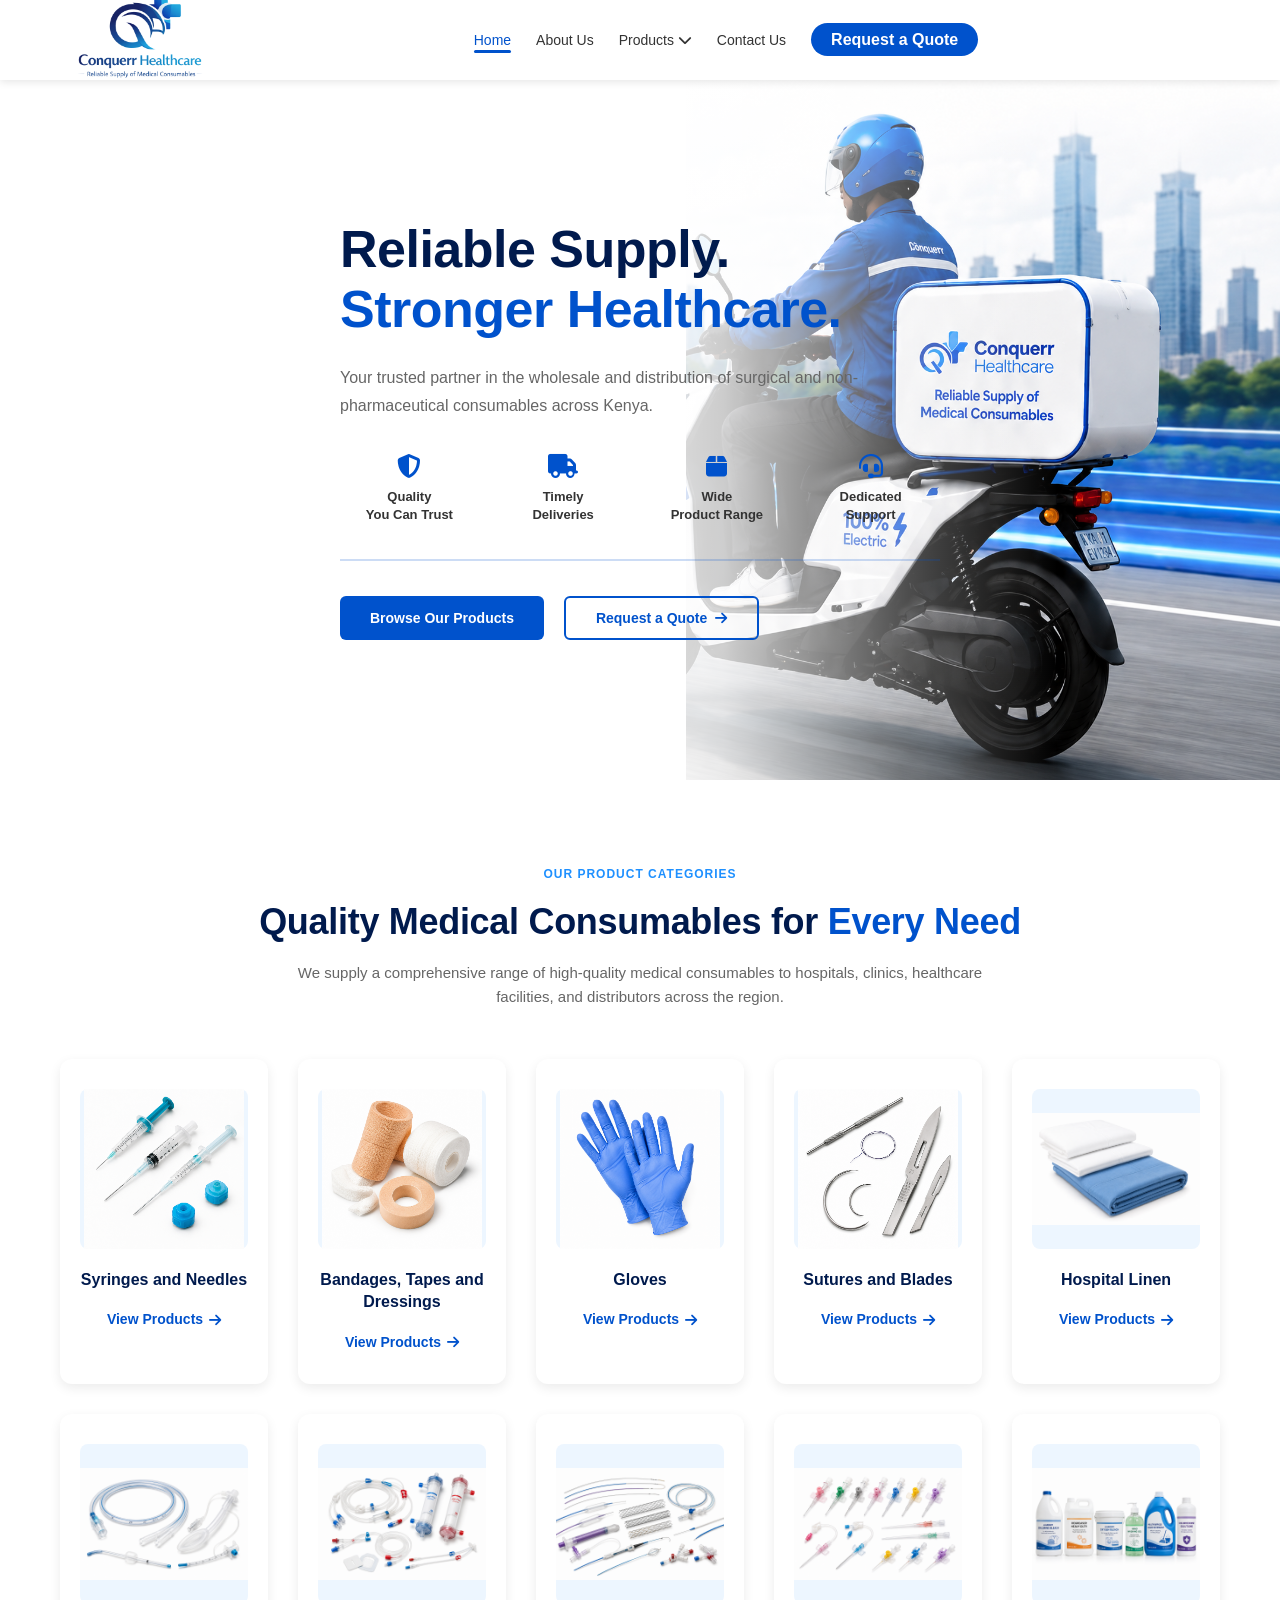
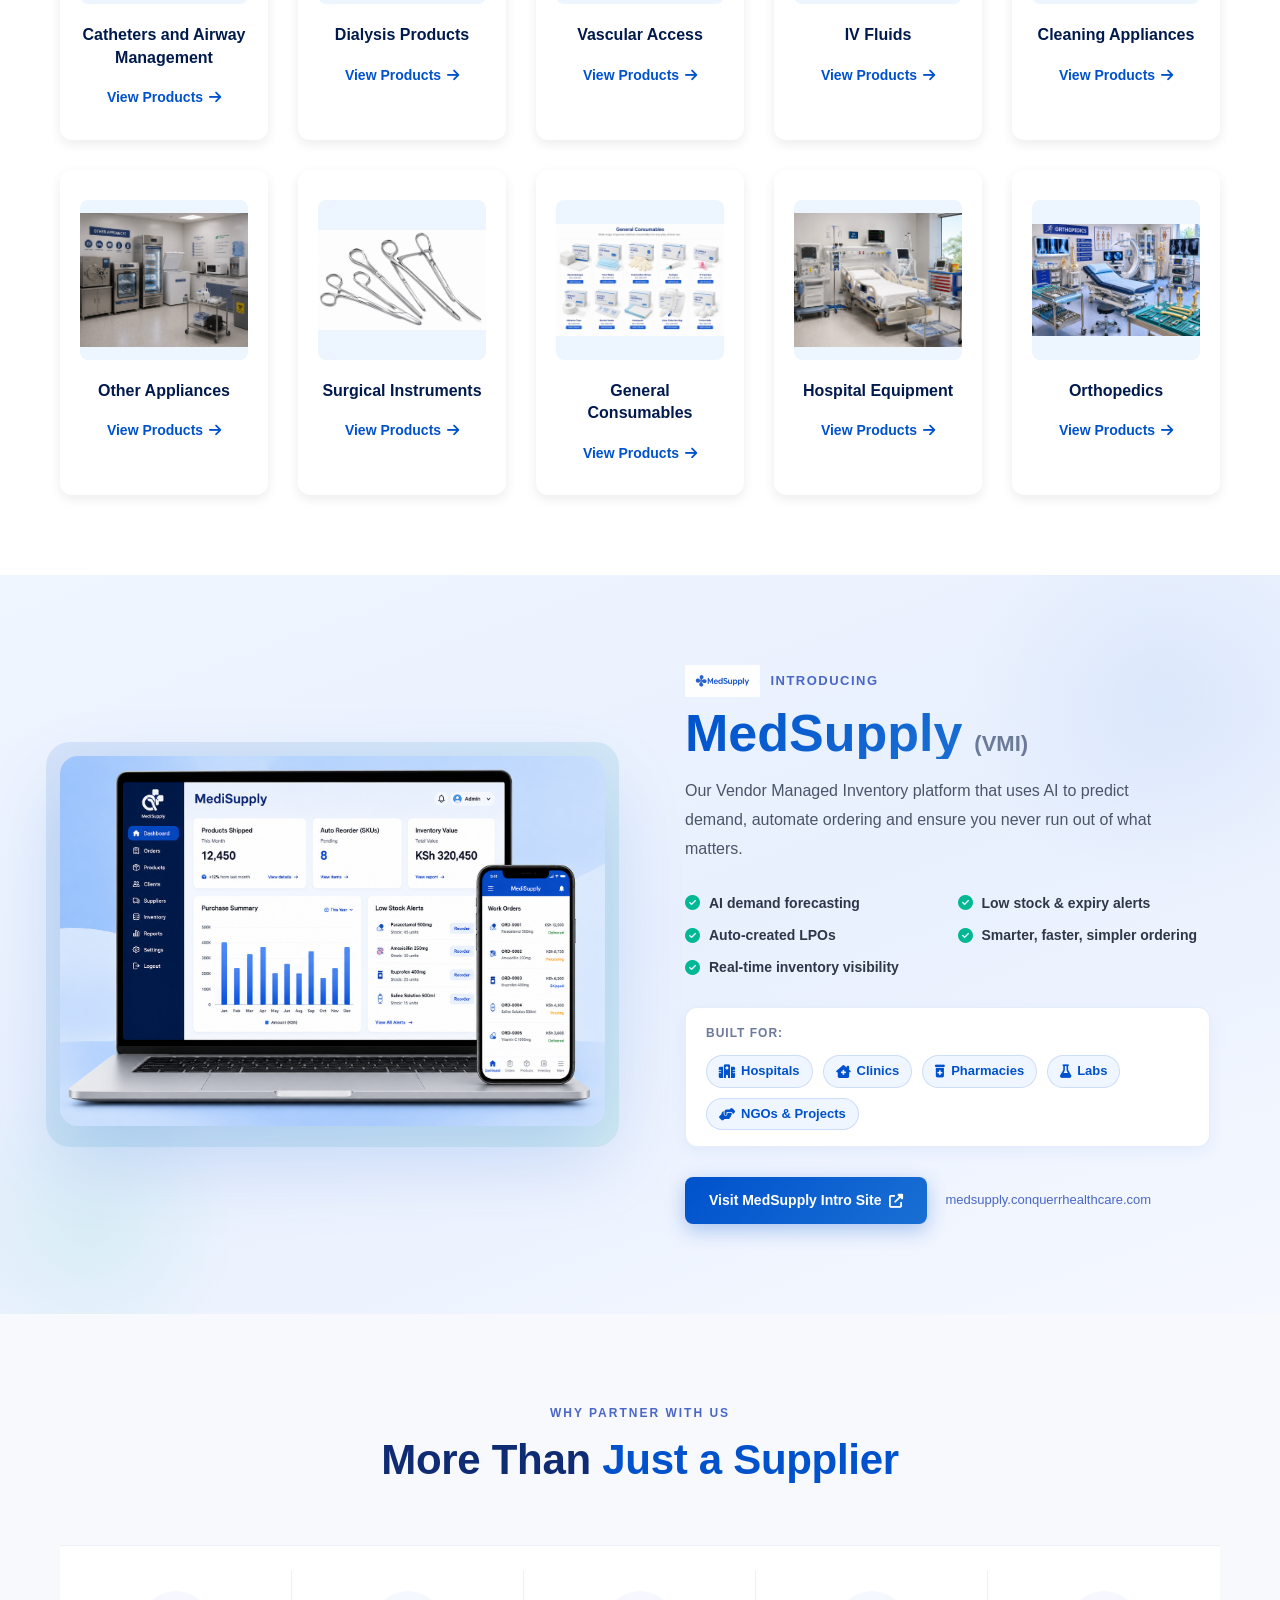
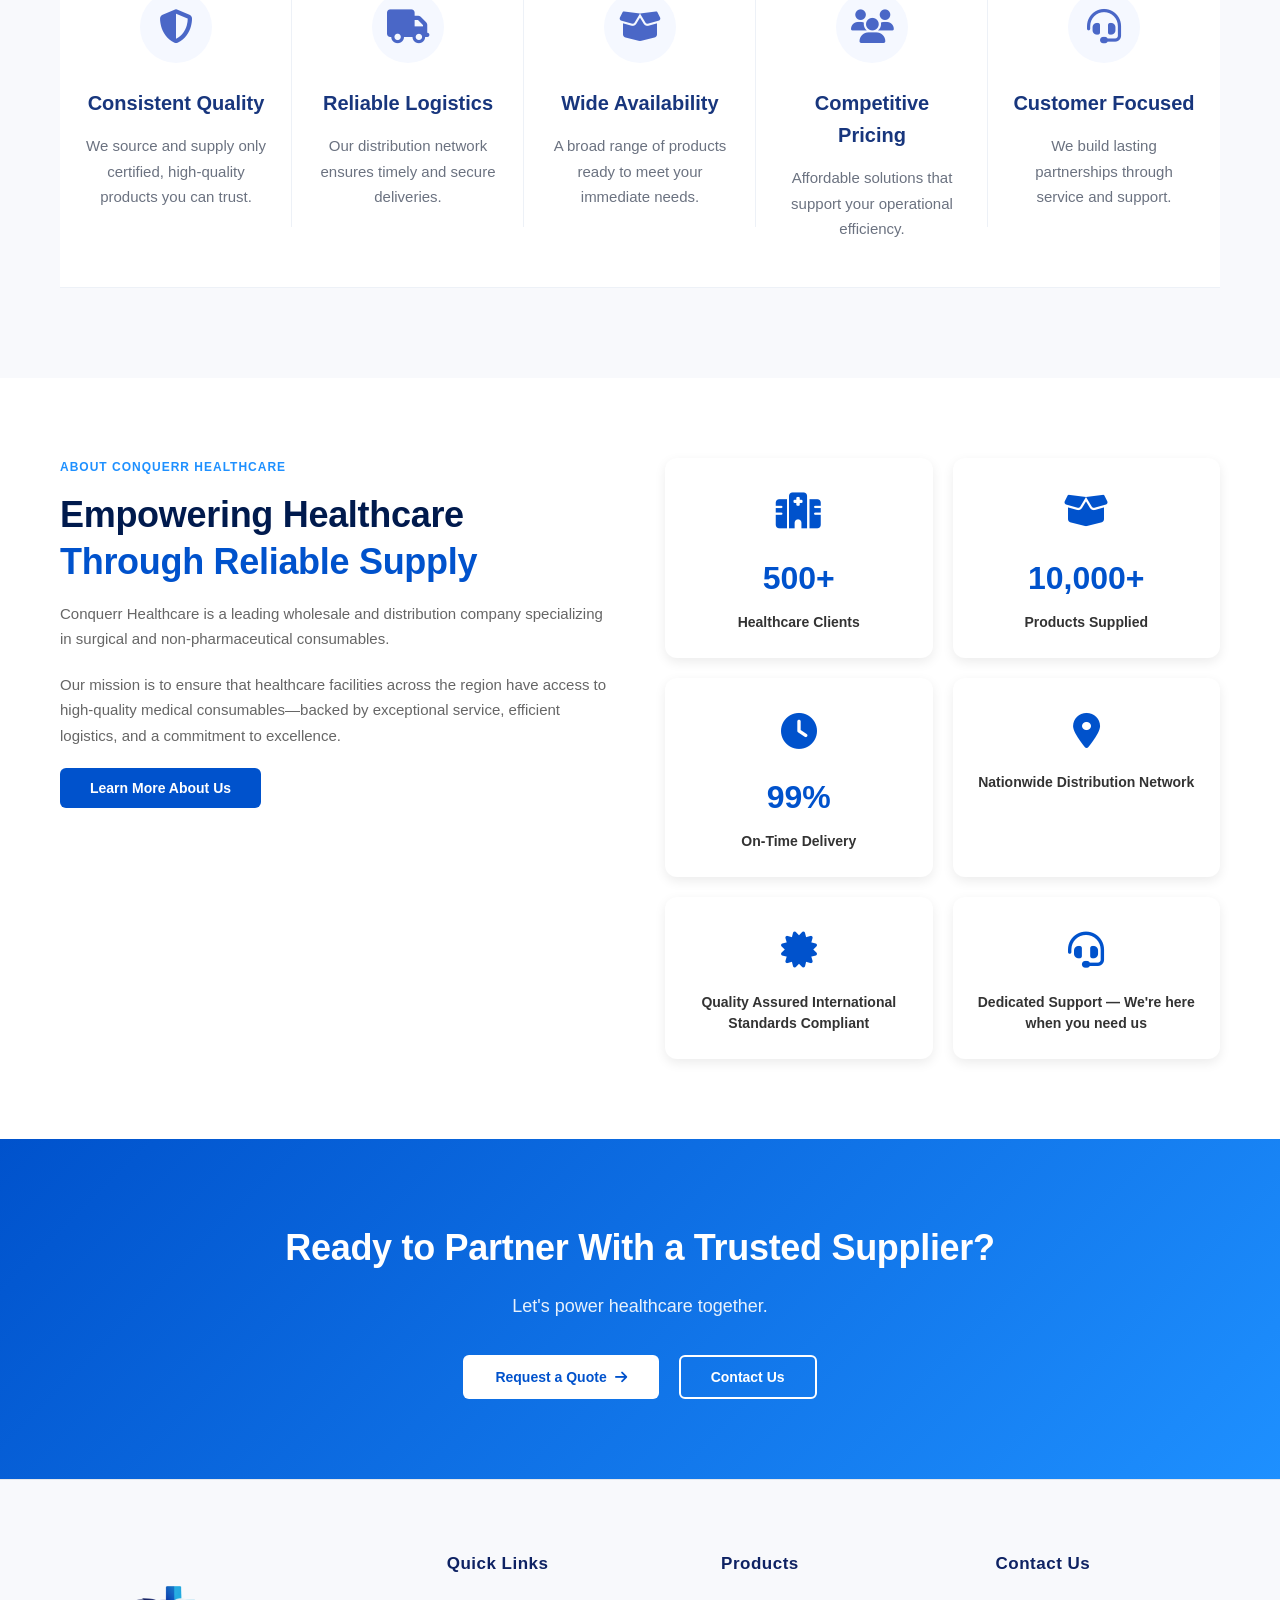
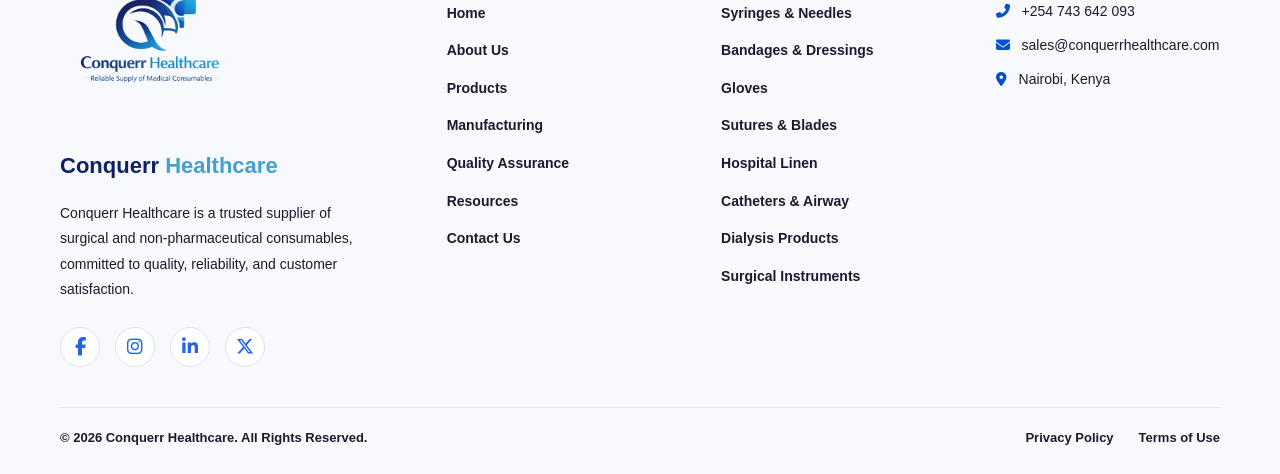
<file: index.html>
<!DOCTYPE html>
<html lang="en">
<head>
    <!-- ====== BASIC META ====== -->
    <meta charset="UTF-8">
    <meta name="viewport" content="width=device-width, initial-scale=1.0, maximum-scale=1.0, user-scalable=yes">

    <!-- ====== PRIMARY TITLE TAG (Most Important for SEO) ====== -->
    <title>Conquerr Healthcare - Trusted Medical Supplies &amp; Surgical Consumables in Kenya</title>

    <!-- ====== META DESCRIPTION (Shows in Search Results) ====== -->
    <meta name="description" content="Conquerr Healthcare is a leading supplier of surgical and non-pharmaceutical consumables in Kenya. We supply syringes, bandages, gloves, sutures, IV fluids, and hospital equipment to healthcare facilities nationwide. Reliable Supply. Stronger Healthcare.">

    <!-- ====== KEYWORDS ====== -->
    <meta name="keywords" content="medical supplies Kenya, surgical consumables, hospital equipment, syringes, gloves, bandages, IV fluids, healthcare supplier, medical distributor, Conquerr Healthcare, medical consumables, surgical instruments, healthcare products Kenya">

    <!-- ====== ROBOTS (Tells search engines what to index) ====== -->
    <meta name="robots" content="index, follow">

    <!-- ====== AUTHOR ====== -->
    <meta name="author" content="Conquerr Healthcare">

    <!-- ====== CANONICAL URL (Prevents duplicate content issues) ====== -->
    <link rel="canonical" href="https://conquerrhealthcare.com/">

    <!-- ====== OPEN GRAPH (Social Media Sharing - Facebook, LinkedIn) ====== -->
    <meta property="og:title" content="Conquerr Healthcare - Trusted Medical Supplies &amp; Surgical Consumables in Kenya">
    <meta property="og:description" content="Leading supplier of surgical and non-pharmaceutical consumables in Kenya. Quality medical supplies for hospitals, clinics, and healthcare facilities nationwide.">
    <meta property="og:url" content="https://conquerrhealthcare.com/">
    <meta property="og:type" content="website">
    <meta property="og:site_name" content="Conquerr Healthcare">
    <meta property="og:image" content="https://conquerrhealthcare.com/og-image.jpg">
    <meta property="og:image:width" content="1200">
    <meta property="og:image:height" content="630">

    <!-- ====== TWITTER CARDS (Twitter Sharing) ====== -->
    <meta name="twitter:card" content="summary_large_image">
    <meta name="twitter:title" content="Conquerr Healthcare - Trusted Medical Supplies in Kenya">
    <meta name="twitter:description" content="Quality surgical consumables and medical supplies for healthcare facilities. Nationwide delivery across Kenya.">
    <meta name="twitter:image" content="https://conquerrhealthcare.com/twitter-image.jpg">

    <!-- ====== GEO META TAGS (Local SEO for Kenya) ====== -->
    <meta name="geo.region" content="KE">
    <meta name="geo.placename" content="Nairobi">
    <meta name="geo.position" content="-1.292066;36.821946">
    <meta name="ICBM" content="-1.292066, 36.821946">

    <!-- ====== STRUCTURED DATA - Organization Schema (JSON-LD) ====== -->
    <script type="application/ld+json">
    {
      "@context": "https://schema.org",
      "@type": "MedicalOrganization",
      "name": "Conquerr Healthcare",
      "description": "Leading supplier of surgical and non-pharmaceutical consumables in Kenya.",
      "url": "https://conquerrhealthcare.com",
      "logo": "https://conquerrhealthcare.com/logo.png",
      "telephone": "+254743642093",
      "email": "sales@conquerrhealthcare.com",
      "address": {
        "@type": "PostalAddress",
        "addressLocality": "Nairobi",
        "addressCountry": "KE"
      },
      "sameAs": [
        "https://www.facebook.com/conquerrhealthcare",
        "https://www.instagram.com/conquerrhealth",
        "https://www.linkedin.com/company/conquerrhealthcare",
        "https://twitter.com/conquerrhealth"
      ],
      "contactPoint": {
        "@type": "ContactPoint",
        "telephone": "+254743642093",
        "contactType": "sales",
        "availableLanguage": ["English", "Swahili"]
      },
      "areaServed": {
        "@type": "Country",
        "name": "Kenya"
      }
    }
    </script>

    <!-- ====== STRUCTURED DATA - Website Schema ====== -->
    <script type="application/ld+json">
    {
      "@context": "https://schema.org",
      "@type": "WebSite",
      "name": "Conquerr Healthcare",
      "url": "https://conquerrhealthcare.com",
      "description": "Reliable Supply. Stronger Healthcare. - Trusted medical supplies and surgical consumables in Kenya.",
      "potentialAction": {
        "@type": "SearchAction",
        "target": "https://conquerrhealthcare.com/search?q={search_term_string}",
        "query-input": "required name=search_term_string"
      }
    }
    </script>

    <!-- ====== STRUCTURED DATA - BreadcrumbList Schema ====== -->
    <script type="application/ld+json">
    {
      "@context": "https://schema.org",
      "@type": "BreadcrumbList",
      "itemListElement": [
        {
          "@type": "ListItem",
          "position": 1,
          "name": "Home",
          "item": "https://conquerrhealthcare.com/"
        }
      ]
    }
    </script>

    <!-- ====== FAVICON ====== -->
    <link rel="icon" href="favicon.ico" type="image/x-icon">
    <link rel="shortcut icon" href="favicon.ico" type="image/x-icon">
    <link rel="apple-touch-icon" href="apple-touch-icon.png">

    <!-- ====== PRELOAD (Performance) ====== -->
    <link rel="preconnect" href="https://cdnjs.cloudflare.com">
    <link rel="preconnect" href="https://fonts.googleapis.com">

    <!-- ====== STYLESHEETS ====== -->
    <link rel="stylesheet" href="https://cdnjs.cloudflare.com/ajax/libs/font-awesome/6.4.0/css/all.min.css">
    <link rel="stylesheet" href="https://cdnjs.cloudflare.com/ajax/libs/font-awesome/6.7.2/css/all.min.css">

    <style>
        * { margin: 0; padding: 0; box-sizing: border-box; }

        :root {
            --primary-blue: #0052CC;
            --light-blue: #1E90FF;
            --sky-blue: #87CEEB;
            --dark-navy: #001a4d;
            --white: #ffffff;
            --light-gray: #f5f5f5;
            --text-dark: #333333;
            --text-light: #666666;
            --border-light: #e0e0e0;
            --font-base: -apple-system, BlinkMacSystemFont, "Segoe UI", Roboto, "Helvetica Neue", Arial, sans-serif;
        }

        html { scroll-behavior: smooth; }

        body {
            font-family: var(--font-base);
            line-height: 1.6;
            color: var(--text-dark);
            background-color: #ffffff;
            -webkit-font-smoothing: antialiased;
            -moz-osx-font-smoothing: grayscale;
            text-rendering: optimizeLegibility;
        }

        .container { max-width: 1200px; margin: 0 auto; padding: 0 20px; }

        /* ====== NAVBAR ====== */
        .navbar {
            background: var(--white);
            box-shadow: 0 2px 8px rgba(0,0,0,0.1);
            position: sticky;
            top: 0;
            z-index: 1000;
            transition: all 0.3s ease;
        }

        .nav-container {
            max-width: 1200px;
            margin: 0 auto;
            padding: 0 20px;
            display: flex;
            justify-content: space-between;
            align-items: center;
            height: 80px;
        }

        .nav-logo {
    display: flex;
    align-items: center;
    gap: 12px;
    text-decoration: none;
    font-weight: bold;
    flex-shrink: 0;
}

.logo-img { 
    height: 160px; 
    width: auto; 
    max-width: 200px;
    object-fit: contain;
}

        .logo-text { display: flex; flex-direction: column; line-height: 1; }
        .main-text { font-size: 20px; font-weight: 700; color: #0e2263; letter-spacing: -0.5px; }
        .sub-text { font-size: 18px; font-weight: 500; color: #42A1CE; margin-top: 2px; }

        .nav-menu {
            display: flex;
            list-style: none;
            align-items: center;
            gap: 25px;
            flex: 1;
            justify-content: center;
        }

        .nav-link {
            color: var(--text-dark);
            text-decoration: none;
            font-size: 14px;
            font-weight: 500;
            transition: color 0.3s ease;
            position: relative;
        }

        .nav-link:hover, .nav-link.active { color: var(--primary-blue); }

        .nav-link.active::after {
            content: '';
            position: absolute;
            bottom: -5px;
            left: 0;
            width: 100%;
            height: 3px;
            background: var(--primary-blue);
            border-radius: 2px;
        }

        .btn-quote {
            background: var(--primary-blue);
            color: var(--white) !important;
            padding: 8px 20px;
            border-radius: 20px;
            font-weight: 600;
            transition: all 0.3s ease;
            cursor: pointer;
            border: none;
            text-decoration: none;
            white-space: nowrap;
        }

        .btn-quote:hover { background: var(--dark-navy); transform: translateY(-2px); }

        .dropdown { position: relative; }

        .dropdown-menu {
            display: none;
            position: absolute;
            top: 100%;
            left: 0;
            background: var(--white);
            min-width: 220px;
            border-radius: 8px;
            box-shadow: 0 8px 16px rgba(0,0,0,0.1);
            margin-top: 10px;
            padding: 10px 0;
            z-index: 999;
            max-height: 400px;
            overflow-y: auto;
        }

        .dropdown-menu a {
            display: block;
            padding: 10px 20px;
            color: var(--text-dark);
            text-decoration: none;
            font-size: 13px;
            transition: all 0.3s ease;
        }

        .dropdown-menu a:hover {
            background: var(--light-gray);
            color: var(--primary-blue);
            padding-left: 25px;
        }

        .dropdown:hover .dropdown-menu { display: block; }

        .hamburger { display: none; flex-direction: column; cursor: pointer; gap: 6px; }
        .hamburger span { width: 25px; height: 3px; background: var(--primary-blue); border-radius: 3px; transition: all 0.3s ease; }

        /* ====== HERO ====== */
        .hero {
            position: relative;
            height: 700px;
            display: flex;
            align-items: center;
            justify-content: flex-start;
            overflow: hidden;
            background: #ffffff;
        }

        .hero-gradient-overlay {
            position: absolute;
            top: 0; right: 0;
            width: 100%; height: 100%;
            background: linear-gradient(to left, transparent 0%, rgba(255,255,255,0) 30%, rgba(255,255,255,0.3) 50%, rgba(255,255,255,0.8) 75%, rgba(255,255,255,1) 100%);
            z-index: 2;
            pointer-events: none;
        }

        .hero-background {
            position: absolute;
            top: 0; right: 0;
            width: 58%; height: 100%;
            overflow: hidden;
            z-index: 1;
            display: flex;
            justify-content: flex-end;
            align-items: center;
        }

        .hero-bike-image {
            width: 80%; height: 100%;
            object-fit: cover;
            object-position: right center;
            animation: float 4s ease-in-out infinite;
        }

        @keyframes float {
            0%, 100% { transform: translateY(0px) translateX(0px); }
            50% { transform: translateY(-15px) translateX(10px); }
        }

        .hero-content {
            position: relative;
            z-index: 3;
            width: 50%;
            max-width: 1200px;
            margin: 0 auto;
            padding: 0 20px;
        }

        .hero-text-wrapper { max-width: 600px; }

        .hero-title {
            font-size: 52px;
            font-weight: 800;
            line-height: 1.15;
            color: var(--dark-navy);
            margin-bottom: 25px;
            letter-spacing: -0.5px;
        }

        .hero-title .highlight { color: var(--primary-blue); }

        .hero-subtitle {
            font-size: 16px;
            color: var(--text-light);
            margin-bottom: 35px;
            line-height: 1.7;
        }

        .hero-features {
            display: grid;
            grid-template-columns: repeat(4, 1fr);
            gap: 15px;
            margin-bottom: 35px;
            padding-bottom: 35px;
            border-bottom: 2px solid rgba(0,82,204,0.2);
        }

        .feature-item {
            text-align: center;
            display: flex;
            flex-direction: column;
            gap: 10px;
            align-items: center;
        }

        .feature-item i { font-size: 24px; color: var(--primary-blue); transition: all 0.3s ease; }
        .feature-item:hover i { transform: scale(1.2); color: var(--dark-navy); }
        .feature-item span { font-size: 13px; font-weight: 600; color: var(--text-dark); line-height: 1.4; }

        .hero-buttons { display: flex; gap: 20px; }

        /* ====== BUTTONS ====== */
        .btn {
            padding: 12px 30px;
            border: none;
            border-radius: 6px;
            font-size: 14px;
            font-weight: 600;
            cursor: pointer;
            transition: all 0.3s ease;
            text-decoration: none;
            display: inline-flex;
            align-items: center;
            gap: 8px;
            position: relative;
            overflow: hidden;
        }

        .btn-primary { background: var(--primary-blue); color: var(--white); }
        .btn-primary:hover { background: var(--dark-navy); transform: translateY(-2px); box-shadow: 0 8px 16px rgba(0,82,204,0.3); }

        .btn-secondary { background: transparent; color: var(--primary-blue); border: 2px solid var(--primary-blue); }
        .btn-secondary:hover { background: var(--primary-blue); color: var(--white); transform: translateY(-2px); }

        .btn-secondary-light { background: var(--white); color: var(--primary-blue); border: 2px solid transparent; }
        .btn-secondary-light:hover { background: var(--light-gray); transform: translateY(-2px); }

        .btn-secondary-outline { background: transparent; color: var(--white); border: 2px solid var(--white); }
        .btn-secondary-outline:hover { background: var(--white); color: var(--primary-blue); transform: translateY(-2px); }

        .ripple {
            position: absolute;
            border-radius: 50%;
            background: rgba(255,255,255,0.5);
            transform: scale(0);
            animation: ripple-animation 0.6s ease-out;
            pointer-events: none;
        }

        @keyframes ripple-animation { to { transform: scale(4); opacity: 0; } }

        /* ====== SECTION HEADERS ====== */
        .section-header { text-align: center; margin-bottom: 50px; }

        .section-label {
            display: inline-block;
            color: var(--light-blue);
            font-size: 12px;
            font-weight: 700;
            letter-spacing: 1px;
            margin-bottom: 15px;
            text-transform: uppercase;
        }

        .section-header h2 { font-size: 36px; font-weight: 800; color: var(--dark-navy); margin-bottom: 15px; line-height: 1.3; letter-spacing: -0.3px; }
        .section-header h2 .highlight { color: var(--primary-blue); }
        .section-header p { font-size: 15px; color: var(--text-light); max-width: 700px; margin: 0 auto; line-height: 1.6; }

        /* ====== PRODUCTS SECTION ====== */
        .products-section { padding: 80px 20px; background: #ffffff; }

        .products-grid {
            display: grid;
            grid-template-columns: repeat(auto-fit, minmax(200px, 1fr));
            gap: 30px;
        }

        .product-card {
            background: var(--white);
            border-radius: 12px;
            padding: 30px 20px;
            text-align: center;
            transition: all 0.3s ease;
            box-shadow: 0 4px 12px rgba(0,0,0,0.08);
        }

        .product-card:hover { transform: translateY(-8px); box-shadow: 0 12px 24px rgba(0,82,204,0.15); }

        .product-image {
            height: 160px;
            display: flex;
            align-items: center;
            justify-content: center;
            margin-bottom: 20px;
            background: rgba(30,144,255,0.08);
            border-radius: 8px;
        }

        .product-image img { max-width: 100%; max-height: 100%; object-fit: contain; }

        .product-card h3 { font-size: 16px; font-weight: 700; color: var(--dark-navy); margin-bottom: 15px; line-height: 1.4; }

        .view-products {
            color: var(--primary-blue);
            text-decoration: none;
            font-size: 14px;
            font-weight: 600;
            display: inline-flex;
            align-items: center;
            gap: 6px;
            transition: all 0.3s ease;
        }

        .view-products:hover { gap: 10px; color: var(--dark-navy); }

        /* ====== WHY PARTNER ====== */
        .why-partner { padding: 90px 20px; background-color: #f8f9fc; }

        .why-partner .section-header { margin-bottom: 60px; }

        .why-partner .section-label {
            display: block;
            font-size: 12px;
            font-weight: 700;
            letter-spacing: 2px;
            color: #4a67c7;
            margin-bottom: 12px;
            text-transform: uppercase;
        }

        .why-partner .section-header h2 { font-size: 42px; font-weight: 700; color: #0f2b73; line-height: 1.2; }

        .partners-grid {
            display: grid;
            grid-template-columns: repeat(5, 1fr);
            border-top: 1px solid #edf1f7;
            border-bottom: 1px solid #edf1f7;
            background: #ffffff;
        }

        .partner-card {
            text-align: center;
            padding: 45px 25px;
            position: relative;
            transition: all 0.3s ease;
        }

        .partner-card:not(:last-child)::after {
            content: "";
            position: absolute;
            top: 25px; right: 0;
            width: 1px; height: 75%;
            background: #edf1f7;
        }

        .partner-card:hover { transform: translateY(-4px); }

        .partner-icon {
            width: 72px; height: 72px;
            margin: 0 auto 24px;
            border-radius: 50%;
            display: flex;
            align-items: center;
            justify-content: center;
            background: #f5f8ff;
        }

        .partner-icon i { font-size: 34px; color: #4a67c7; }
        .partner-card h3 { font-size: 20px; font-weight: 700; color: #18367d; margin-bottom: 14px; }
        .partner-card p { font-size: 15px; line-height: 1.7; color: #6b7280; max-width: 220px; margin: 0 auto; }

        /* ====== ABOUT SECTION ====== */
        .about-section { padding: 80px 20px; background: #ffffff; }

        .about-content { display: grid; grid-template-columns: 1fr 1fr; gap: 50px; align-items: start; }

        .about-text .section-label { display: block; margin-bottom: 15px; }

        .about-text h2 { font-size: 36px; font-weight: 800; color: var(--dark-navy); margin-bottom: 15px; line-height: 1.3; letter-spacing: -0.3px; }
        .about-text h2 .highlight { color: var(--primary-blue); }
        .about-text p { font-size: 15px; color: var(--text-light); margin-bottom: 20px; line-height: 1.7; }

        .stats-grid { display: grid; grid-template-columns: 1fr 1fr; gap: 20px; }

        .stat-card {
            background: var(--white);
            padding: 25px;
            border-radius: 12px;
            text-align: center;
            box-shadow: 0 4px 12px rgba(0,0,0,0.08);
            transition: all 0.3s ease;
        }

        .stat-card:hover { transform: translateY(-5px); box-shadow: 0 12px 24px rgba(0,82,204,0.15); }

        .stat-icon { font-size: 36px; color: var(--primary-blue); margin-bottom: 12px; }
        .stat-number { font-size: 32px; font-weight: 800; color: var(--primary-blue); margin-bottom: 8px; }
        .stat-label { font-size: 14px; font-weight: 600; color: var(--text-dark); line-height: 1.5; }

        /* ====== CTA SECTION ====== */
        .cta-section {
            background: linear-gradient(135deg, var(--primary-blue) 0%, var(--light-blue) 100%);
            padding: 80px 20px;
            text-align: center;
        }

        .cta-content h2 { font-size: 36px; font-weight: 800; color: var(--white); margin-bottom: 15px; letter-spacing: -0.3px; }
        .cta-content p { font-size: 18px; color: rgba(255,255,255,0.9); margin-bottom: 35px; }
        .cta-buttons { display: flex; gap: 20px; justify-content: center; }

        /* ====== FOOTER - UPDATED WITH BOLDER TEXT ====== */
.footer {
    background: #f8f9fc;
    padding: 70px 20px 25px;
    color: #1a1a2e;
    border-top: 1px solid #e5e7eb;
}

.footer-content {
    display: grid;
    grid-template-columns: 1.5fr 1fr 1fr 1fr;
    gap: 50px;
    padding-bottom: 40px;
    border-bottom: 1px solid #e5e7eb;
}

.footer-logo {
    margin-bottom: 18px;
}

.logo-img-footer {
    width: 180px;
    height: auto;
}

.footer-section p {
    font-size: 14px;
    line-height: 1.8;
    color: #1a1a2e;
    font-weight: 500;
    margin-bottom: 25px;
    max-width: 300px;
}

.footer-section h4 {
    font-size: 17px;
    font-weight: 800;
    color: #0e2263;
    margin-bottom: 22px;
    letter-spacing: 0.5px;
}

.footer-section ul {
    list-style: none;
    padding: 0;
    margin: 0;
}

.footer-section ul li {
    margin-bottom: 12px;
}

.footer-section ul li a {
    text-decoration: none;
    color: #1a1a2e;
    font-size: 14px;
    font-weight: 600;
    transition: all 0.3s ease;
}

.footer-section ul li a:hover {
    color: var(--primary-blue);
    padding-left: 5px;
}

.contact-info li {
    display: flex;
    align-items: flex-start;
    gap: 12px;
    color: #1a1a2e;
    font-size: 14px;
    font-weight: 500;
    line-height: 1.6;
    margin-bottom: 14px;
}

.contact-info i {
    color: var(--primary-blue);
    margin-top: 4px;
    font-weight: 700;
}

.social-links {
    display: flex;
    gap: 15px;
    margin-top: 20px;
}

.social-links a {
    width: 40px;
    height: 40px;
    border-radius: 50%;
    background: #ffffff;
    border: 1px solid #dbe3f0;
    display: flex;
    align-items: center;
    justify-content: center;
    color: #2563eb;
    font-size: 18px;
    transition: all 0.3s ease;
    text-decoration: none;
}

.social-links a:hover {
    background: #2563eb;
    color: #fff;
    transform: translateY(-3px);
    border-color: #2563eb;
}

.footer-logo {
    margin-bottom: 18px;
}

.logo-img-footer {
    width: 180px;
    height: auto;
    margin-bottom: 10px;
}

.footer-bottom {
    padding-top: 20px;
    display: flex;
    justify-content: space-between;
    align-items: center;
    font-size: 13px;
    font-weight: 600;
    color: #1a1a2e;
}

.footer-links {
    display: flex;
    gap: 25px;
}

.footer-links a {
    text-decoration: none;
    color: #1a1a2e;
    font-weight: 600;
    transition: 0.3s ease;
}

.footer-links a:hover {
    color: var(--primary-blue);
}

/* Responsive footer */
@media (max-width: 768px) {
    .footer-content {
        grid-template-columns: 1fr;
        gap: 30px;
    }
    .footer-bottom {
        flex-direction: column;
        gap: 15px;
        text-align: center;
    }
}

/* ====== MEDSUPPLY SECTION ====== */
        .medsupply-section {
            padding: 90px 20px;
            background: linear-gradient(160deg, #f0f6ff 0%, #e8f0fe 50%, #f5f8ff 100%);
            position: relative;
            overflow: hidden;
        }

        .medsupply-section::before {
            content: '';
            position: absolute;
            top: -80px; right: -80px;
            width: 400px; height: 400px;
            background: radial-gradient(circle, rgba(0,82,204,0.06) 0%, transparent 70%);
            border-radius: 50%;
        }

        .medsupply-section::after {
            content: '';
            position: absolute;
            bottom: -60px; left: -60px;
            width: 300px; height: 300px;
            background: radial-gradient(circle, rgba(0,184,148,0.08) 0%, transparent 70%);
            border-radius: 50%;
        }

        .medsupply-inner {
            display: grid;
            grid-template-columns: 1fr 1fr;
            gap: 70px;
            align-items: center;
            position: relative;
            z-index: 1;
        }

        .medsupply-visual {
            position: relative;
        }

        .medsupply-img {
            width: 100%;
            border-radius: 18px;
            box-shadow: 0 30px 80px rgba(0,82,204,0.18);
            transition: transform 0.4s ease;
        }

        .medsupply-img:hover { transform: scale(1.02) translateY(-4px); }

        .medsupply-visual::before {
            content: '';
            position: absolute;
            inset: -14px;
            background: linear-gradient(135deg, rgba(0,82,204,0.1), rgba(0,184,148,0.1));
            border-radius: 24px;
            z-index: -1;
        }

        .medsupply-content { padding: 0 10px; }

        .ms-intro-label {
            display: flex;
            align-items: center;
            gap: 10px;
            margin-bottom: 10px;
        }

        .ms-logo { height: 32px; }

        .ms-introducing {
            font-size: 13px;
            font-weight: 700;
            color: #4a67c7;
            letter-spacing: 1.5px;
            text-transform: uppercase;
        }

        .ms-title {
            font-size: 52px;
            font-weight: 900;
            line-height: 1;
            margin-bottom: 18px;
            display: flex;
            align-items: baseline;
            gap: 12px;
            flex-wrap: wrap;
        }

        .ms-brand {
            background: linear-gradient(135deg, #0052CC, #1a6fd4);
            -webkit-background-clip: text;
            -webkit-text-fill-color: transparent;
            background-clip: text;
        }

        .ms-vmi {
            font-size: 22px;
            font-weight: 600;
            color: #6b7a99;
            -webkit-text-fill-color: #6b7a99;
        }

        .ms-desc {
            font-size: 16px;
            color: #4a5568;
            line-height: 1.8;
            margin-bottom: 28px;
            max-width: 480px;
        }

        .ms-features-grid {
            display: grid;
            grid-template-columns: 1fr 1fr;
            gap: 10px 20px;
            margin-bottom: 28px;
        }

        .ms-feat {
            display: flex;
            align-items: center;
            gap: 9px;
            font-size: 14px;
            font-weight: 600;
            color: #2d3748;
        }

        .ms-feat i { color: #00B894; font-size: 15px; }

        .ms-built-for {
            background: white;
            border-radius: 12px;
            padding: 16px 20px;
            margin-bottom: 30px;
            border: 1px solid rgba(0,82,204,0.1);
            box-shadow: 0 4px 16px rgba(0,82,204,0.06);
        }

        .ms-built-for strong {
            display: block;
            font-size: 12px;
            font-weight: 800;
            color: #6b7a99;
            letter-spacing: 1px;
            text-transform: uppercase;
            margin-bottom: 12px;
        }

        .ms-built-tags {
            display: flex;
            flex-wrap: wrap;
            gap: 10px;
        }

        .ms-built-tags span {
            display: inline-flex;
            align-items: center;
            gap: 6px;
            background: #f0f6ff;
            color: #0052CC;
            font-size: 13px;
            font-weight: 600;
            padding: 5px 12px;
            border-radius: 20px;
            border: 1px solid rgba(0,82,204,0.15);
        }

        .ms-built-tags span i { font-size: 13px; }

        .ms-cta-row {
            display: flex;
            align-items: center;
            gap: 18px;
            flex-wrap: wrap;
        }

        .btn-ms-primary {
            background: linear-gradient(135deg, #0052CC, #1a6fd4);
            color: white;
            padding: 12px 24px;
            border-radius: 8px;
            font-size: 14px;
            font-weight: 700;
            text-decoration: none;
            display: inline-flex;
            align-items: center;
            gap: 8px;
            transition: all 0.3s;
            box-shadow: 0 6px 20px rgba(0,82,204,0.3);
        }

        .btn-ms-primary:hover {
            transform: translateY(-2px);
            box-shadow: 0 10px 28px rgba(0,82,204,0.4);
        }

        .ms-url {
            font-size: 13px;
            color: #4a67c7;
            font-weight: 500;
        }

        @media (max-width: 1024px) {
            .medsupply-inner { grid-template-columns: 1fr; gap: 40px; }
            .ms-title { font-size: 40px; }
        }

        @media (max-width: 768px) {
            .medsupply-section { padding: 60px 20px; }
            .ms-title { font-size: 34px; }
            .ms-features-grid { grid-template-columns: 1fr; }
        }

        /* ====== RESPONSIVE ====== */
        @media (max-width: 1024px) {
            .hero { height: 600px; }
            .hero-title { font-size: 40px; }
            .hero-background { width: 50%; }
            .hero-content { width: 50%; }
            .hero-features { grid-template-columns: repeat(2, 1fr); }
            .partners-grid { grid-template-columns: repeat(2, 1fr); }
            .partner-card:nth-child(2)::after { display: none; }
        }

        @media (max-width: 768px) {
            .nav-menu {
                display: none;
                position: absolute;
                top: 80px; left: 0;
                width: 100%;
                flex-direction: column;
                background: var(--white);
                box-shadow: 0 8px 16px rgba(0,0,0,0.1);
                padding: 20px 0;
                gap: 0;
                z-index: 999;
            }
            .nav-menu.active { display: flex; }
            .nav-menu li { width: 100%; text-align: center; }
            .nav-menu li a { display: block; padding: 12px; }
            .hamburger { display: flex; }
            .hero { height: auto; display: block; padding: 40px 20px; }
            .hero-background { position: relative; width: 100%; height: auto; min-height: 280px; margin-bottom: 20px; }
            .hero-content { position: relative; z-index: 5; width: 100%; }
            .hero-title { font-size: 32px; }
            .hero-subtitle { font-size: 15px; }
            .hero-features { grid-template-columns: repeat(2, 1fr); gap: 12px; margin-bottom: 25px; }
            .hero-buttons { flex-direction: column; }
            .btn { width: 100%; justify-content: center; }
            .section-header h2 { font-size: 28px; }
            .products-grid { grid-template-columns: repeat(auto-fit, minmax(150px, 1fr)); gap: 20px; }
            .partners-grid { grid-template-columns: 1fr; }
            .partner-card::after { display: none; }
            .partner-card { border-bottom: 1px solid #edf1f7; }
            .about-content { grid-template-columns: 1fr; gap: 30px; }
            .stats-grid { grid-template-columns: 1fr; }
            .cta-buttons { flex-direction: column; }
            .footer-content { grid-template-columns: 1fr; }
            .footer-bottom { flex-direction: column; gap: 15px; text-align: center; }
            .scroll-to-top { bottom: 20px; right: 20px; width: 40px; height: 40px; }
            
            /* MODAL MOBILE FIXES */
            .quote-modal-overlay {
                padding: 5px;
                align-items: flex-start;
            }
            .quote-modal {
                max-height: 98vh;
                margin: 5px auto;
                border-radius: 12px;
            }
            .quote-modal-body {
                grid-template-columns: 1fr;
                max-height: calc(98vh - 70px);
            }
            .quote-left {
                border-right: none;
                border-bottom: 1px solid #e5e7eb;
                max-height: 240px;
                padding: 12px 14px;
            }
            .quote-right {
                padding: 12px 14px;
                max-height: 400px;
            }
            .quote-modal-header h2 { font-size: 16px; }
            .quote-modal-header p { font-size: 11px; }
            .products-list { max-height: 120px; }
            .quote-items-list { max-height: 120px; min-height: 60px; }
            .send-buttons { flex-direction: column; }
            .send-btn { min-width: auto; }
            .quote-item { padding: 6px 8px; }
            .quote-item-info .name { font-size: 11px; }
            .qty-input { width: 28px; font-size: 12px; }
            .qty-btn { width: 22px; height: 22px; font-size: 12px; }
            .contact-field { font-size: 12px; padding: 7px 8px; }
        }

        @media (max-width: 480px) {
            .hero { height: auto; padding: 30px 20px; }
            .hero-background { min-height: 220px; }
            .hero-title { font-size: 24px; margin-bottom: 15px; }
            .hero-subtitle { font-size: 14px; margin-bottom: 20px; }
            .hero-features { grid-template-columns: repeat(2, 1fr); gap: 10px; margin-bottom: 20px; padding-bottom: 20px; }
            .feature-item span { font-size: 11px; }
            .section-header h2 { font-size: 22px; }
            .section-header p { font-size: 13px; }
            .products-grid { grid-template-columns: repeat(auto-fit, minmax(120px, 1fr)); gap: 15px; }
            .product-card { padding: 20px 15px; }
            .product-image { height: 120px; }
            .cta-content h2 { font-size: 22px; }
            .cta-content p { font-size: 14px; }
            .why-partner .section-header h2 { font-size: 32px; }
            
            /* MODAL TINY SCREEN FIXES */
            .quote-modal-body { max-height: calc(98vh - 60px); }
            .quote-left { max-height: 180px; padding: 10px 10px; }
            .quote-right { padding: 10px 10px; max-height: 350px; }
            .products-list { max-height: 100px; }
            .quote-items-list { max-height: 100px; min-height: 50px; }
            .quote-modal-header { padding: 12px 14px; }
            .quote-modal-header h2 { font-size: 14px; }
            .close-modal-btn { width: 30px; height: 30px; font-size: 14px; }
            .product-list-item { font-size: 12px; padding: 6px 8px; }
            .add-to-quote-btn { font-size: 11px; padding: 4px 10px; }
        }

        /* ====== QUOTE MODAL - FIXED FOR MOBILE ====== */
        .quote-modal-overlay {
            display: none;
            position: fixed;
            top: 0; left: 0;
            width: 100%; height: 100%;
            background: rgba(0,26,77,0.6);
            z-index: 9999;
            align-items: flex-start;
            justify-content: center;
            padding: 10px;
            backdrop-filter: blur(4px);
            overflow-y: auto;
        }

        .quote-modal-overlay.active { display: flex; }

        .quote-modal {
            background: #fff;
            border-radius: 16px;
            width: 100%;
            max-width: 900px;
            max-height: 95vh;
            margin: 10px auto;
            overflow: hidden;
            display: flex;
            flex-direction: column;
            box-shadow: 0 25px 60px rgba(0,26,77,0.25);
            animation: modalSlideIn 0.3s ease;
        }

        @keyframes modalSlideIn {
            from { opacity: 0; transform: translateY(-20px) scale(0.97); }
            to { opacity: 1; transform: translateY(0) scale(1); }
        }

        .quote-modal-header {
            background: linear-gradient(135deg, var(--dark-navy) 0%, var(--primary-blue) 100%);
            color: white;
            padding: 16px 20px;
            display: flex;
            justify-content: space-between;
            align-items: center;
            flex-shrink: 0;
            flex-wrap: wrap;
            gap: 8px;
        }

        .quote-modal-header h2 { font-size: 18px; font-weight: 700; }
        .quote-modal-header p { font-size: 12px; opacity: 0.85; margin-top: 2px; }

        .close-modal-btn {
            background: rgba(255,255,255,0.2);
            border: none;
            color: white;
            width: 34px; height: 34px;
            border-radius: 50%;
            font-size: 16px;
            cursor: pointer;
            display: flex;
            align-items: center;
            justify-content: center;
            transition: background 0.2s;
            flex-shrink: 0;
        }

        .close-modal-btn:hover { background: rgba(255,255,255,0.35); }

        .quote-modal-body {
            display: grid;
            grid-template-columns: 1fr 1fr;
            gap: 0;
            flex: 1;
            overflow: hidden;
            max-height: calc(95vh - 80px);
        }

        .quote-left {
            padding: 16px 14px 16px 18px;
            border-right: 1px solid #e5e7eb;
            overflow-y: auto;
            display: flex;
            flex-direction: column;
        }

        .quote-right {
            padding: 16px 18px 16px 14px;
            overflow-y: auto;
            display: flex;
            flex-direction: column;
        }

        .quote-left h3, .quote-right h3 {
            font-size: 14px;
            font-weight: 700;
            color: var(--dark-navy);
            margin-bottom: 10px;
            padding-bottom: 8px;
            border-bottom: 2px solid #eef2ff;
            flex-shrink: 0;
        }

        /* Category & Product selector */
        .category-select, .product-search-input {
            width: 100%;
            padding: 8px 10px;
            border: 1.5px solid #d1d9e6;
            border-radius: 8px;
            font-size: 13px;
            color: var(--text-dark);
            background: #fff;
            margin-bottom: 10px;
            outline: none;
            transition: border-color 0.2s;
            -webkit-appearance: none;
            appearance: none;
            font-family: inherit;
        }

        .category-select:focus, .product-search-input:focus { border-color: var(--primary-blue); }

        .products-list {
            max-height: 180px;
            overflow-y: auto;
            border: 1.5px solid #d1d9e6;
            border-radius: 8px;
            margin-bottom: 10px;
            flex-shrink: 0;
        }

        .product-list-item {
            padding: 8px 10px;
            font-size: 13px;
            cursor: pointer;
            border-bottom: 1px solid #f0f4f8;
            display: flex;
            justify-content: space-between;
            align-items: center;
            transition: background 0.15s;
            gap: 8px;
        }

        .product-list-item:last-child { border-bottom: none; }
        .product-list-item:hover { background: #eef2ff; }
        .product-list-item .sku { font-size: 11px; color: #94a3b8; }

        .add-to-quote-btn {
            background: var(--primary-blue);
            color: white;
            border: none;
            padding: 6px 12px;
            border-radius: 6px;
            font-size: 12px;
            font-weight: 600;
            cursor: pointer;
            white-space: nowrap;
            transition: background 0.2s;
            flex-shrink: 0;
        }

        .add-to-quote-btn:hover { background: var(--dark-navy); }

        /* Quote items list */
        .quote-items-list { 
            flex: 1; 
            overflow-y: auto; 
            margin-bottom: 10px;
            min-height: 80px;
            max-height: 180px;
        }

        .quote-item {
            display: flex;
            align-items: center;
            gap: 8px;
            padding: 8px 10px;
            background: #f8faff;
            border-radius: 8px;
            margin-bottom: 6px;
            border: 1px solid #e2eaff;
            flex-wrap: wrap;
        }

        .quote-item-info { flex: 1; min-width: 60px; }
        .quote-item-info .name { font-size: 12px; font-weight: 600; color: var(--dark-navy); line-height: 1.3; }
        .quote-item-info .sku { font-size: 10px; color: #94a3b8; }

        .qty-control { display: flex; align-items: center; gap: 4px; flex-shrink: 0; }

        .qty-btn {
            width: 24px; height: 24px;
            border: 1.5px solid #d1d9e6;
            background: white;
            border-radius: 4px;
            font-size: 14px;
            cursor: pointer;
            display: flex;
            align-items: center;
            justify-content: center;
            transition: all 0.15s;
            line-height: 1;
            touch-action: manipulation;
        }

        .qty-btn:hover { background: var(--primary-blue); color: white; border-color: var(--primary-blue); }

        .qty-input {
            width: 32px;
            text-align: center;
            border: 1.5px solid #d1d9e6;
            border-radius: 4px;
            font-size: 13px;
            padding: 2px;
            outline: none;
            font-family: inherit;
        }

        .remove-item-btn {
            background: none;
            border: none;
            color: #ef4444;
            cursor: pointer;
            font-size: 14px;
            padding: 2px 4px;
            transition: color 0.15s;
            touch-action: manipulation;
        }

        .remove-item-btn:hover { color: #b91c1c; }

        .quote-empty {
            text-align: center;
            padding: 20px 10px;
            color: #94a3b8;
        }

        .quote-empty i { font-size: 28px; margin-bottom: 8px; display: block; }
        .quote-empty p { font-size: 12px; }

        /* Contact info fields */
        .contact-fields { margin-bottom: 10px; }

        .contact-field {
            width: 100%;
            padding: 8px 10px;
            border: 1.5px solid #d1d9e6;
            border-radius: 8px;
            font-size: 13px;
            margin-bottom: 6px;
            outline: none;
            transition: border-color 0.2s;
            font-family: inherit;
            -webkit-appearance: none;
            appearance: none;
        }

        .contact-field:focus { border-color: var(--primary-blue); }

        /* Send buttons */
        .send-buttons { display: flex; gap: 8px; flex-wrap: wrap; }

        .send-btn {
            flex: 1;
            min-width: 100px;
            padding: 10px 12px;
            border: none;
            border-radius: 8px;
            font-size: 13px;
            font-weight: 700;
            cursor: pointer;
            display: flex;
            align-items: center;
            justify-content: center;
            gap: 6px;
            transition: all 0.2s;
            touch-action: manipulation;
        }

        .send-email-btn { background: var(--primary-blue); color: white; }
        .send-email-btn:hover { background: var(--dark-navy); transform: translateY(-1px); }

        .send-whatsapp-btn { background: #25D366; color: white; }
        .send-whatsapp-btn:hover { background: #128C7E; transform: translateY(-1px); }

        .quote-count-badge {
            background: #ef4444;
            color: white;
            border-radius: 50%;
            width: 18px; height: 18px;
            font-size: 10px;
            font-weight: 700;
            display: inline-flex;
            align-items: center;
            justify-content: center;
            margin-left: 4px;
        }

        /* ====== SCROLL TO TOP ====== */
        .scroll-to-top {
            position: fixed;
            bottom: 30px; right: 30px;
            width: 45px; height: 45px;
            background: var(--primary-blue);
            color: var(--white);
            border: none;
            border-radius: 50%;
            cursor: pointer;
            display: none;
            align-items: center;
            justify-content: center;
            font-size: 20px;
            transition: all 0.3s ease;
            box-shadow: 0 4px 12px rgba(0,82,204,0.3);
            z-index: 999;
        }

        .scroll-to-top:hover { background: var(--dark-navy); transform: translateY(-3px); }
        .scroll-to-top.show { display: flex; }
    </style>
</head>
<body>

    <!-- Navigation Bar -->
    <nav class="navbar" role="navigation" aria-label="Main Navigation">
        <div class="nav-container">
            <div class="nav-logo">
                <img src="logo.png" alt="Conquerr Healthcare Logo - Trusted Medical Supplies in Kenya" class="logo-img">
                <div class="logo-text">
                    
                </div>
            </div>
            <div class="hamburger" id="hamburger">
                <span></span><span></span><span></span>
            </div>
            <ul class="nav-menu" id="navMenu">
                <li><a href="#home" class="nav-link active">Home</a></li>
                <li><a href="#about" class="nav-link">About Us</a></li>
                <li class="dropdown">
                    <a href="#products" class="nav-link">Products <i class="fas fa-chevron-down"></i></a>
                    <div class="dropdown-menu">
                        <a href="products.html?category=syringes">Syringes and Needles</a>
                        <a href="products.html?category=bandages">Bandages, Tapes & Dressings</a>
                        <a href="products.html?category=gloves">Gloves</a>
                        <a href="products.html?category=sutures">Sutures and Blades</a>
                        <a href="products.html?category=linen">Hospital Linen</a>
                        <a href="products.html?category=catheters">Catheters and Airway Management</a>
                        <a href="products.html?category=dialysis">Dialysis Products</a>
                        <a href="products.html?category=vascular">Vascular Access</a>
                        <a href="products.html?category=iv-fluids">IV Fluids</a>
                        <a href="products.html?category=cleaning">Cleaning Appliances</a>
                        <a href="products.html?category=appliances">Other Appliances</a>
                        <a href="products.html?category=surgical">Surgical Instruments</a>
                        <a href="products.html?category=consumables">General Consumables</a>
                        <a href="products.html?category=equipment">Hospital Equipment</a>
                        <a href="products.html?category=orthopedics">Orthopedics</a>
                    </div>
                </li>
                
                <li><a href="#contact" class="nav-link">Contact Us</a></li>
                <li><a href="#" onclick="document.getElementById('quoteModal').classList.add('active'); return false;" class="btn-quote">Request a Quote <span class="quote-count-badge" id="quoteBadge" style="display:none">0</span></a></li>
            </ul>
        </div>
    </nav>

    <!-- Hero Section -->
    <section class="hero" id="home" aria-labelledby="hero-title">
        <div class="hero-background">
            <div class="hero-gradient-overlay"></div>
             <img src="bike.png" alt="Conquerr Healthcare medical delivery bike - reliable medical supplies delivery across Kenya" class="hero-bike-image" loading="eager">
        </div>
        <div class="hero-content">
            <div class="hero-text-wrapper">
                <h1 class="hero-title" id="hero-title">Reliable Supply.<br><span class="highlight">Stronger Healthcare.</span></h1>
                <p class="hero-subtitle">Your trusted partner in the wholesale and distribution of surgical and non-pharmaceutical consumables across Kenya.</p>
                <div class="hero-features">
                    <div class="feature-item"><i class="fas fa-shield-alt"></i><span>Quality<br>You Can Trust</span></div>
                    <div class="feature-item"><i class="fas fa-truck"></i><span>Timely<br>Deliveries</span></div>
                    <div class="feature-item"><i class="fas fa-box"></i><span>Wide<br>Product Range</span></div>
                    <div class="feature-item"><i class="fas fa-headset"></i><span>Dedicated<br>Support</span></div>
                </div>
                <div class="hero-buttons">
                    <button class="btn btn-primary" onclick="document.querySelector('#products').scrollIntoView({behavior:'smooth'})">Browse Our Products</button>
                    <button class="btn btn-secondary" onclick="document.getElementById('quoteModal').classList.add('active');">Request a Quote <i class="fas fa-arrow-right"></i></button>
                </div>
            </div>
        </div>
    </section>

    <!-- Products Section -->
    <section class="products-section" id="products" aria-labelledby="products-title">
        <div class="container">
            <div class="section-header">
                <span class="section-label">OUR PRODUCT CATEGORIES</span>
                <h2 id="products-title">Quality Medical Consumables for <span class="highlight">Every Need</span></h2>
                <p>We supply a comprehensive range of high-quality medical consumables to hospitals, clinics, healthcare facilities, and distributors across the region.</p>
            </div>
            <div class="products-grid">
    <!-- 15 product cards with correct category names -->
    <div class="product-card">
        <div class="product-image"><img src="syringes.png" alt="Syringes and Needles - Medical supplies from Conquerr Healthcare" loading="lazy" onerror="this.style.display='none';this.parentElement.innerHTML='<i class=\'fas fa-syringe\' style=\'font-size:60px;color:#1E90FF\'></i>'"></div>
        <h3>Syringes and Needles</h3>
        <a href="products.html?category=Syringes%20%26%20Needles" class="view-products">View Products <i class="fas fa-arrow-right"></i></a>
    </div>
    
    <div class="product-card">
        <div class="product-image"><img src="bandages.png" alt="Bandages, Tapes and Dressings - Wound care products from Conquerr Healthcare" loading="lazy" onerror="this.style.display='none';this.parentElement.innerHTML='<i class=\'fas fa-band-aid\' style=\'font-size:60px;color:#1E90FF\'></i>'"></div>
        <h3>Bandages, Tapes and Dressings</h3>
        <a href="products.html?category=Bandages%20%26%20Dressings" class="view-products">View Products <i class="fas fa-arrow-right"></i></a>
    </div>
    
    <div class="product-card">
        <div class="product-image"><img src="gloves.png" alt="Medical Gloves - Examination and surgical gloves from Conquerr Healthcare" loading="lazy" onerror="this.style.display='none';this.parentElement.innerHTML='<i class=\'fas fa-hand-paper\' style=\'font-size:60px;color:#1E90FF\'></i>'"></div>
        <h3>Gloves</h3>
        <a href="products.html?category=Gloves" class="view-products">View Products <i class="fas fa-arrow-right"></i></a>
    </div>
    
    <div class="product-card">
        <div class="product-image"><img src="sutures.png" alt="Sutures and Blades - Surgical sutures and blades from Conquerr Healthcare" loading="lazy" onerror="this.style.display='none';this.parentElement.innerHTML='<i class=\'fas fa-cut\' style=\'font-size:60px;color:#1E90FF\'></i>'"></div>
        <h3>Sutures and Blades</h3>
        <a href="products.html?category=Sutures%20%26%20Blades" class="view-products">View Products <i class="fas fa-arrow-right"></i></a>
    </div>
    
    <div class="product-card">
        <div class="product-image"><img src="linen.png" alt="Hospital Linen - Disposable hospital linen and surgical gowns from Conquerr Healthcare" loading="lazy" onerror="this.style.display='none';this.parentElement.innerHTML='<i class=\'fas fa-bed\' style=\'font-size:60px;color:#1E90FF\'></i>'"></div>
        <h3>Hospital Linen</h3>
        <a href="products.html?category=Hospital%20Linen" class="view-products">View Products <i class="fas fa-arrow-right"></i></a>
    </div>
    
    <div class="product-card">
        <div class="product-image"><img src="catheters.png" alt="Catheters and Airway Management - Medical catheters and airway products from Conquerr Healthcare" loading="lazy" onerror="this.style.display='none';this.parentElement.innerHTML='<i class=\'fas fa-lungs\' style=\'font-size:60px;color:#1E90FF\'></i>'"></div>
        <h3>Catheters and Airway Management</h3>
        <a href="products.html?category=Catheters%20%26%20Airway" class="view-products">View Products <i class="fas fa-arrow-right"></i></a>
    </div>
    
    <div class="product-card">
        <div class="product-image"><img src="dialysis.png" alt="Dialysis Products - Dialysis consumables from Conquerr Healthcare" loading="lazy" onerror="this.style.display='none';this.parentElement.innerHTML='<i class=\'fas fa-droplet\' style=\'font-size:60px;color:#1E90FF\'></i>'"></div>
        <h3>Dialysis Products</h3>
        <a href="products.html?category=Dialysis%20Products" class="view-products">View Products <i class="fas fa-arrow-right"></i></a>
    </div>
    
    <div class="product-card">
        <div class="product-image"><img src="vascular.png" alt="Vascular Access - Vascular access products from Conquerr Healthcare" loading="lazy" onerror="this.style.display='none';this.parentElement.innerHTML='<i class=\'fas fa-heartbeat\' style=\'font-size:60px;color:#1E90FF\'></i>'"></div>
        <h3>Vascular Access</h3>
        <a href="products.html?category=Vascular%20Access" class="view-products">View Products <i class="fas fa-arrow-right"></i></a>
    </div>
    
    <div class="product-card">
        <div class="product-image"><img src="cannulas.png" alt="IV Fluids - Intravenous fluids and solutions from Conquerr Healthcare" loading="lazy" onerror="this.style.display='none';this.parentElement.innerHTML='<i class=\'fas fa-flask\' style=\'font-size:60px;color:#1E90FF\'></i>'"></div>
        <h3>IV Fluids</h3>
        <a href="products.html?category=IV%20Fluids" class="view-products">View Products <i class="fas fa-arrow-right"></i></a>
    </div>
    
    <div class="product-card">
        <div class="product-image"><img src="cleaning.png" alt="Cleaning Appliances - Medical cleaning and disinfectant products from Conquerr Healthcare" loading="lazy" onerror="this.style.display='none';this.parentElement.innerHTML='<i class=\'fas fa-soap\' style=\'font-size:60px;color:#1E90FF\'></i>'"></div>
        <h3>Cleaning Appliances</h3>
        <a href="products.html?category=Cleaning%20Appliances" class="view-products">View Products <i class="fas fa-arrow-right"></i></a>
    </div>
    
    <div class="product-card">
        <div class="product-image"><img src="other.png" alt="Other Appliances - Medical appliances and consumables from Conquerr Healthcare" loading="lazy" onerror="this.style.display='none';this.parentElement.innerHTML='<i class=\'fas fa-vial\' style=\'font-size:60px;color:#1E90FF\'></i>'"></div>
        <h3>Other Appliances</h3>
        <a href="products.html?category=Other%20Appliances" class="view-products">View Products <i class="fas fa-arrow-right"></i></a>
    </div>
    
    <div class="product-card">
        <div class="product-image"><img src="instruments.png" alt="Surgical Instruments - Quality surgical instruments from Conquerr Healthcare" loading="lazy" onerror="this.style.display='none';this.parentElement.innerHTML='<i class=\'fas fa-scalpel\' style=\'font-size:60px;color:#1E90FF\'></i>'"></div>
        <h3>Surgical Instruments</h3>
        <a href="products.html?category=Surgical%20Instruments" class="view-products">View Products <i class="fas fa-arrow-right"></i></a>
    </div>
    
    <div class="product-card">
        <div class="product-image"><img src="consumables.png" alt="General Consumables - Medical consumables and supplies from Conquerr Healthcare" loading="lazy" onerror="this.style.display='none';this.parentElement.innerHTML='<i class=\'fas fa-boxes\' style=\'font-size:60px;color:#1E90FF\'></i>'"></div>
        <h3>General Consumables</h3>
        <a href="products.html?category=General%20Consumables" class="view-products">View Products <i class="fas fa-arrow-right"></i></a>
    </div>
    
    <div class="product-card">
        <div class="product-image"><img src="hospital.png" alt="Hospital Equipment - Hospital equipment and devices from Conquerr Healthcare" loading="lazy" onerror="this.style.display='none';this.parentElement.innerHTML='<i class=\'fas fa-microchip\' style=\'font-size:60px;color:#1E90FF\'></i>'"></div>
        <h3>Hospital Equipment</h3>
        <a href="products.html?category=Hospital%20Equipment" class="view-products">View Products <i class="fas fa-arrow-right"></i></a>
    </div>
    
    <div class="product-card">
        <div class="product-image"><img src="othorpedics.png" alt="Orthopedics - Orthopedic products and mobility aids from Conquerr Healthcare" loading="lazy" onerror="this.style.display='none';this.parentElement.innerHTML='<i class=\'fas fa-wheelchair\' style=\'font-size:60px;color:#1E90FF\'></i>'"></div>
        <h3>Orthopedics</h3>
        <a href="products.html?category=Orthopedics" class="view-products">View Products <i class="fas fa-arrow-right"></i></a>
    </div>
</div>
        </div>
    </section>

    <!-- MedSupply VMI Section -->
    <section class="medsupply-section" id="manufacturing" aria-labelledby="medsupply-title">
        <div class="container">
            <div class="medsupply-inner">
                <div class="medsupply-visual">
                    <img src="medsupply.png" alt="MedSupply VMI Platform Dashboard - Vendor Managed Inventory solution from Conquerr Healthcare" class="medsupply-img" loading="lazy" onerror="this.style.display='none';this.parentElement.style.background='linear-gradient(135deg,#dce9ff,#e8f3ff)';this.parentElement.style.minHeight='360px';this.parentElement.style.borderRadius='18px';this.parentElement.innerHTML='<div style=\'display:flex;align-items:center;justify-content:center;min-height:360px;flex-direction:column;gap:16px\'><i class=\'fas fa-desktop\' style=\'font-size:80px;color:#0052CC;opacity:0.3\'></i><span style=\'color:#4a67c7;font-weight:600\'>MedSupply Dashboard</span></div>'">
                </div>
                <div class="medsupply-content">
                    <div class="ms-intro-label">
                        <img src="medsupplylogo.png" alt="MedSupply Logo - Vendor Managed Inventory solution" class="ms-logo" loading="lazy" onerror="this.style.display='none'">
                        <span class="ms-introducing">Introducing</span>
                    </div>
                    <h2 class="ms-title" id="medsupply-title">
                        <span class="ms-brand">MedSupply</span>
                        <span class="ms-vmi">(VMI)</span>
                    </h2>
                    <p class="ms-desc">Our Vendor Managed Inventory platform that uses AI to predict demand, automate ordering and ensure you never run out of what matters.</p>
                    <div class="ms-features-grid">
                        <div class="ms-feat"><i class="fas fa-check-circle"></i> AI demand forecasting</div>
                        <div class="ms-feat"><i class="fas fa-check-circle"></i> Low stock &amp; expiry alerts</div>
                        <div class="ms-feat"><i class="fas fa-check-circle"></i> Auto-created LPOs</div>
                        <div class="ms-feat"><i class="fas fa-check-circle"></i> Smarter, faster, simpler ordering</div>
                        <div class="ms-feat"><i class="fas fa-check-circle"></i> Real-time inventory visibility</div>
                    </div>
                    <div class="ms-built-for">
                        <strong>Built for:</strong>
                        <div class="ms-built-tags">
                            <span><i class="fas fa-hospital-alt"></i> Hospitals</span>
                            <span><i class="fas fa-clinic-medical"></i> Clinics</span>
                            <span><i class="fas fa-prescription-bottle-alt"></i> Pharmacies</span>
                            <span><i class="fas fa-flask"></i> Labs</span>
                            <span><i class="fas fa-hands-helping"></i> NGOs &amp; Projects</span>
                        </div>
                    </div>
                    <div class="ms-cta-row">
                        <a href="medsupply.html" class="btn-ms-primary">Visit MedSupply Intro Site <i class="fas fa-external-link-alt"></i></a>
                        <span class="ms-url">medsupply.conquerrhealthcare.com</span>
                    </div>
                </div>
            </div>
        </div>
    </section>

    <!-- Why Partner Section -->
    <section class="why-partner" id="quality" aria-labelledby="why-title">
        <div class="container">
            <div class="section-header">
                <span class="section-label">WHY PARTNER WITH US</span>
                <h2 id="why-title">More Than <span class="highlight">Just a Supplier</span></h2>
            </div>
            <div class="partners-grid">
                <div class="partner-card"><div class="partner-icon"><i class="fas fa-shield-alt"></i></div><h3>Consistent Quality</h3><p>We source and supply only certified, high-quality products you can trust.</p></div>
                <div class="partner-card"><div class="partner-icon"><i class="fas fa-truck"></i></div><h3>Reliable Logistics</h3><p>Our distribution network ensures timely and secure deliveries.</p></div>
                <div class="partner-card"><div class="partner-icon"><i class="fas fa-box-open"></i></div><h3>Wide Availability</h3><p>A broad range of products ready to meet your immediate needs.</p></div>
                <div class="partner-card"><div class="partner-icon"><i class="fas fa-users"></i></div><h3>Competitive Pricing</h3><p>Affordable solutions that support your operational efficiency.</p></div>
                <div class="partner-card"><div class="partner-icon"><i class="fas fa-headset"></i></div><h3>Customer Focused</h3><p>We build lasting partnerships through service and support.</p></div>
            </div>
        </div>
    </section>

    <!-- About Section -->
    <section class="about-section" id="about" aria-labelledby="about-title">
        <div class="container">
            <div class="about-content">
                <div class="about-text">
                    <span class="section-label">ABOUT CONQUERR HEALTHCARE</span>
                    <h2 id="about-title">Empowering Healthcare<br><span class="highlight">Through Reliable Supply</span></h2>
                    <p>Conquerr Healthcare is a leading wholesale and distribution company specializing in surgical and non-pharmaceutical consumables.</p>
                    <p>Our mission is to ensure that healthcare facilities across the region have access to high-quality medical consumables—backed by exceptional service, efficient logistics, and a commitment to excellence.</p>
                    <button class="btn btn-primary">Learn More About Us</button>
                </div>
                <div class="stats-grid">
                    <div class="stat-card"><div class="stat-icon"><i class="fas fa-hospital"></i></div><div class="stat-number">500+</div><div class="stat-label">Healthcare Clients</div></div>
                    <div class="stat-card"><div class="stat-icon"><i class="fas fa-box-open"></i></div><div class="stat-number">10,000+</div><div class="stat-label">Products Supplied</div></div>
                    <div class="stat-card"><div class="stat-icon"><i class="fas fa-clock"></i></div><div class="stat-number">99%</div><div class="stat-label">On-Time Delivery</div></div>
                    <div class="stat-card"><div class="stat-icon"><i class="fas fa-map-marker-alt"></i></div><div class="stat-label">Nationwide Distribution Network</div></div>
                    <div class="stat-card"><div class="stat-icon"><i class="fas fa-certificate"></i></div><div class="stat-label">Quality Assured International Standards Compliant</div></div>
                    <div class="stat-card"><div class="stat-icon"><i class="fas fa-headset"></i></div><div class="stat-label">Dedicated Support — We're here when you need us</div></div>
                </div>
            </div>
        </div>
    </section>

    <!-- CTA Section -->
    <section class="cta-section" id="contact" aria-labelledby="cta-title">
        <div class="container">
            <div class="cta-content">
                <h2 id="cta-title">Ready to Partner With a Trusted Supplier?</h2>
                <p>Let's power healthcare together.</p>
                <div class="cta-buttons">
                    <button class="btn btn-secondary-light" onclick="document.getElementById('quoteModal').classList.add('active');">Request a Quote <i class="fas fa-arrow-right"></i></button>
                    <button class="btn btn-secondary-outline" onclick="window.location.href='mailto:sales@conquerrhealthcare.com'">Contact Us</button>
                </div>
            </div>
        </div>
    </section>

<!-- Footer -->
<footer class="footer" role="contentinfo">
    <div class="container">
        <div class="footer-content">
            <div class="footer-section">
                <div class="footer-logo">
                    <img src="logo.png" alt="Conquerr Healthcare Logo - Trusted Medical Supplies in Kenya" class="logo-img-footer" loading="lazy" onerror="this.style.display='none'">
                    <div style="font-size:22px;font-weight:800;color:#0e2263;">Conquerr <span style="color:#42A1CE;">Healthcare</span></div>
                </div>
                <p>Conquerr Healthcare is a trusted supplier of surgical and non-pharmaceutical consumables, committed to quality, reliability, and customer satisfaction.</p>
                <div class="social-links">
                    <a href="https://www.facebook.com/conquerrhealthcare" target="_blank" rel="noopener noreferrer" aria-label="Facebook - Conquerr Healthcare">
                        <i class="fab fa-facebook-f"></i>
                    </a>
                    <a href="https://www.instagram.com/conquerrhealth" target="_blank" rel="noopener noreferrer" aria-label="Instagram - Conquerr Healthcare">
                        <i class="fab fa-instagram"></i>
                    </a>
                    <a href="https://www.linkedin.com/company/conquerrhealthcare" target="_blank" rel="noopener noreferrer" aria-label="LinkedIn - Conquerr Healthcare">
                        <i class="fab fa-linkedin-in"></i>
                    </a>
                    <a href="https://twitter.com/conquerrhealth" target="_blank" rel="noopener noreferrer" aria-label="X Twitter - Conquerr Healthcare">
                        <i class="fab fa-x-twitter"></i>
                    </a>
                </div>
            </div>
            <div class="footer-section">
                <h4>Quick Links</h4>
                <ul>
                    <li><a href="index.html">Home</a></li>
                    <li><a href="index.html#about">About Us</a></li>
                    <li><a href="products.html">Products</a></li>
                    <li><a href="index.html#manufacturing">Manufacturing</a></li>
                    <li><a href="index.html#quality">Quality Assurance</a></li>
                    <li><a href="index.html#resources">Resources</a></li>
                    <li><a href="index.html#contact">Contact Us</a></li>
                </ul>
            </div>
            <div class="footer-section">
                <h4>Products</h4>
                <ul>
                    <li><a href="products.html?category=Syringes%20%26%20Needles">Syringes & Needles</a></li>
                    <li><a href="products.html?category=Bandages%20%26%20Dressings">Bandages & Dressings</a></li>
                    <li><a href="products.html?category=Gloves">Gloves</a></li>
                    <li><a href="products.html?category=Sutures%20%26%20Blades">Sutures & Blades</a></li>
                    <li><a href="products.html?category=Hospital%20Linen">Hospital Linen</a></li>
                    <li><a href="products.html?category=Catheters%20%26%20Airway">Catheters & Airway</a></li>
                    <li><a href="products.html?category=Dialysis%20Products">Dialysis Products</a></li>
                    <li><a href="products.html?category=Surgical%20Instruments">Surgical Instruments</a></li>
                </ul>
            </div>
            <div class="footer-section">
                <h4>Contact Us</h4>
                <ul class="contact-info">
                    <li><i class="fas fa-phone-alt"></i> +254 743 642 093</li>
                    <li><i class="fas fa-envelope"></i> sales@conquerrhealthcare.com</li>
                    <li><i class="fas fa-location-dot"></i> Nairobi, Kenya</li>
                </ul>
            </div>
        </div>
        <div class="footer-bottom">
            <p>© 2026 Conquerr Healthcare. All Rights Reserved.</p>
            <div class="footer-links">
                <a href="privacy.html">Privacy Policy</a>
                <a href="terms.html">Terms of Use</a>
            </div>
        </div>
    </div>
</footer>
    <!-- Scroll to Top -->
    <button class="scroll-to-top" id="scrollToTop" aria-label="Scroll to top"><i class="fas fa-arrow-up"></i></button>

    <!-- Quote Modal - FIXED FOR MOBILE -->
<div class="quote-modal-overlay" id="quoteModal">
    <div class="quote-modal">
        <div class="quote-modal-header">
            <div>
                <h2><i class="fas fa-file-invoice" style="margin-right:8px"></i>Request a Quote</h2>
                <p>Select products and send your quote via Email or WhatsApp</p>
            </div>
            <button class="close-modal-btn" id="closeModal" aria-label="Close quote modal"><i class="fas fa-times"></i></button>
        </div>
        <div class="quote-modal-body">
            <div class="quote-left">
                <h3><i class="fas fa-search" style="margin-right:6px;color:var(--primary-blue)"></i>Browse &amp; Add Products</h3>
                <select class="category-select" id="modalCategorySelect">
                    <option value="">— Select a Category —</option>
                </select>
                <input type="text" class="product-search-input" id="productSearchInput" placeholder="Search products by name or SKU..." style="display:none">
                <div class="products-list" id="modalProductsList">
                    <div style="padding:20px;text-align:center;color:#94a3b8;font-size:13px">
                        <i class="fas fa-list" style="font-size:28px;margin-bottom:8px;display:block"></i>
                        Select a category to browse products
                    </div>
                </div>
            </div>
            <div class="quote-right">
                <h3><i class="fas fa-clipboard-list" style="margin-right:6px;color:var(--primary-blue)"></i>Your Quote List <span id="quoteItemCount" style="font-size:12px;font-weight:400;color:#94a3b8"></span></h3>
                <div class="quote-items-list" id="quoteItemsList">
                    <div class="quote-empty">
                        <i class="fas fa-cart-plus"></i>
                        <p>No products added yet.<br>Browse and add products from the left panel.</p>
                    </div>
                </div>
                <div>
                    <h3 style="border-top:2px solid #eef2ff;padding-top:14px;margin-bottom:10px">
                        <i class="fas fa-user" style="margin-right:6px;color:var(--primary-blue)"></i>Your Details 
                        <span style="font-size:11px;font-weight:400;color:#94a3b8">(required for quote)</span>
                    </h3>
                    <div class="contact-fields">
                        <input type="text" class="contact-field" id="quoteContactName" placeholder="Your Full Name *" required>
                        <input type="email" class="contact-field" id="quoteContactEmail" placeholder="Your Email Address *" required>
                        <input type="text" class="contact-field" id="quoteContactPhone" placeholder="Phone Number (for WhatsApp)">
                        <textarea class="contact-field" id="quoteNotes" placeholder="Additional notes or requirements..." rows="2" style="resize:vertical"></textarea>
                    </div>
                    <div class="send-buttons">
                        <button class="send-btn send-email-btn" id="sendEmailBtn">
                            <i class="fas fa-envelope"></i> Send via Email
                        </button>
                        <button class="send-btn send-whatsapp-btn" id="sendWhatsappBtn">
                            <i class="fab fa-whatsapp"></i> Send via WhatsApp
                        </button>
                    </div>
                </div>
            </div>
        </div>
    </div>
</div>
    </div>

    <script>
    // ========================
    // UPDATED QUOTE MODAL FUNCTIONALITY WITH EMAIL FIELD
    // ========================
    (function() {
        // EMAIL & WHATSAPP CONFIGURATION
        const COMPANY_EMAIL = "sales@conquerrhealthcare.com";
        const WHATSAPP_NUMBER = "254743642093"; // international format without '+'
        
        // Complete product database (all your products)
        const productsDB = {
    syringes: [
        { name: "Disposable Needles 18G x 1.5\"", sku: "SYR-001", category: "syringes" },
        { name: "Disposable Needles 21G x 1.5\"", sku: "SYR-002", category: "syringes" },
        { name: "Disposable Needles 23G x 1\"", sku: "SYR-003", category: "syringes" },
        { name: "Microfine Syringes 1ml Unibody with 29G/30G Needle", sku: "SYR-004", category: "syringes" },
        { name: "Microfine Syringes 0.5ml Unibody with 29G/30G Needle", sku: "SYR-005", category: "syringes" },
        { name: "Plastipak Syringe 1 ML", sku: "SYR-006", category: "syringes" },
        { name: "Spinal Needle Quinckle 90mm 22G", sku: "SYR-007", category: "syringes" },
        { name: "Spinal Needle Quinckle 90mm 25G", sku: "SYR-008", category: "syringes" },
        { name: "Soloshot 0.05ml Syringes", sku: "SYR-009", category: "syringes" },
        { name: "Soloshot 0.5ml Syringes", sku: "SYR-010", category: "syringes" },
        { name: "Syringe 10ml With 21G x1.5\" Needle", sku: "SYR-011", category: "syringes" },
        { name: "Syringe 10ml Without Needle", sku: "SYR-012", category: "syringes" },
        { name: "Syringe 20ml Without Needle", sku: "SYR-013", category: "syringes" },
        { name: "Syringe 2ml With 23G x 1'' Needle", sku: "SYR-014", category: "syringes" },
        { name: "Syringe 2ml Without Needle", sku: "SYR-015", category: "syringes" },
        { name: "Syringe 5ml With 21G x1.5\" Needle", sku: "SYR-016", category: "syringes" },
        { name: "Syringe 5ml Without Needle", sku: "SYR-017", category: "syringes" },
        { name: "Syringes 20ml with 21G x 1.5\" Needle", sku: "SYR-018", category: "syringes" },
        { name: "Syringes 60ml with Catheter Tip", sku: "SYR-019", category: "syringes" }
    ],
    bandages: [
        { name: "Adhesive Elastic Fabric Bandage Waterproof (76x19mm)", sku: "BAN-001", category: "bandages" },
        { name: "Adhesive Non-Woven Wound Dressing 25x10cm", sku: "BAN-002", category: "bandages" },
        { name: "Adhesive PU Wound Dressing 25x10cm", sku: "BAN-003", category: "bandages" },
        { name: "Alcohol Pads/Swabs 65mm x 30mm 70% Isopropyl Alcohol", sku: "BAN-004", category: "bandages" },
        { name: "Autoclave Tape 1\" x 50M", sku: "BAN-005", category: "bandages" },
        { name: "Autoclave Tape 1/2\" x 50M", sku: "BAN-006", category: "bandages" },
        { name: "Autoclave Tape 3/4\" x 50M", sku: "BAN-007", category: "bandages" },
        { name: "Brain Swabs", sku: "BAN-008", category: "bandages" },
        { name: "Cotton Balls (Sterile Packed)", sku: "BAN-009", category: "bandages" },
        { name: "Cotton Wool - 100Gms", sku: "BAN-010", category: "bandages" },
        { name: "Cotton Wool - 200Gms", sku: "BAN-011", category: "bandages" },
        { name: "Cotton Wool - 400Gms", sku: "BAN-012", category: "bandages" },
        { name: "Cotton Wool - 500Gms", sku: "BAN-013", category: "bandages" },
        { name: "Cotton Wool - 50Gms", sku: "BAN-014", category: "bandages" },
        { name: "Crepe Bandage 2\" x 4.5M", sku: "BAN-015", category: "bandages" },
        { name: "Crepe Bandage 3\" x 4.5M", sku: "BAN-016", category: "bandages" },
        { name: "Crepe Bandage 4\" x 4.5M", sku: "BAN-017", category: "bandages" },
        { name: "Crepe Bandage 6\" x 4.5M", sku: "BAN-018", category: "bandages" },
        { name: "Eye Pad (Sterile Packed)", sku: "BAN-019", category: "bandages" },
        { name: "Gauze Roll 4 Ply 750gms", sku: "BAN-020", category: "bandages" },
        { name: "Gauze Roll 4 Ply 1.5Kgs (Plain)", sku: "BAN-021", category: "bandages" },
        { name: "Gauze Roll 4 Ply 1.5Kgs (Xray Detectable)", sku: "BAN-022", category: "bandages" },
        { name: "Gauze Swabs 2'' x 2'' Non-Sterile", sku: "BAN-023", category: "bandages" },
        { name: "Gauze Swabs 2'' x 2'' Sterile", sku: "BAN-024", category: "bandages" },
        { name: "Gauze Swabs 3'' x 3'' Non-Sterile", sku: "BAN-025", category: "bandages" },
        { name: "Gauze Swabs 3'' x 3'' Sterile", sku: "BAN-026", category: "bandages" },
        { name: "Gauze Swabs 4'' x 4'' Non-Sterile", sku: "BAN-027", category: "bandages" },
        { name: "Gauze Swabs 4'' x 4'' Sterile", sku: "BAN-028", category: "bandages" },
        { name: "IV Fixation Dressing Waterproof 7cmx9cm", sku: "BAN-029", category: "bandages" },
        { name: "Laparatomy Sponges Sterile 40cmx40cm", sku: "BAN-030", category: "bandages" },
        { name: "Laparatomy Sponges Sterile 45cmx45cm", sku: "BAN-031", category: "bandages" },
        { name: "Orthopaedic Padding 4''", sku: "BAN-032", category: "bandages" },
        { name: "Orthopaedic Padding 6''", sku: "BAN-033", category: "bandages" },
        { name: "Orthopaedic Padding 8''", sku: "BAN-034", category: "bandages" },
        { name: "Otto-Tulle 10cm*10cm", sku: "BAN-035", category: "bandages" },
        { name: "P.O.P China 4\"", sku: "BAN-036", category: "bandages" },
        { name: "P.O.P China 6''", sku: "BAN-037", category: "bandages" },
        { name: "P.O.P China 8''", sku: "BAN-038", category: "bandages" },
        { name: "P.O.P Fiber Glass 3\"", sku: "BAN-039", category: "bandages" },
        { name: "P.O.P Fiber Glass 4\"", sku: "BAN-040", category: "bandages" },
        { name: "P.O.P Fiber Glass 5\"", sku: "BAN-041", category: "bandages" },
        { name: "P.O.P Fiber Glass 6\"", sku: "BAN-042", category: "bandages" },
        { name: "P.O.P Gypsona 4''", sku: "BAN-043", category: "bandages" },
        { name: "P.O.P Gypsona 6''", sku: "BAN-044", category: "bandages" },
        { name: "P.O.P Gypsona 8''", sku: "BAN-045", category: "bandages" },
        { name: "Parafin Gauze 10cm x10cm", sku: "BAN-046", category: "bandages" },
        { name: "Prolene Mesh 15*15", sku: "BAN-047", category: "bandages" },
        { name: "Prolene Mesh 6*11", sku: "BAN-048", category: "bandages" },
        { name: "Standard Dressing No. 7", sku: "BAN-049", category: "bandages" },
        { name: "Standard Dressing No. 8", sku: "BAN-050", category: "bandages" },
        { name: "Standard Dressing No. 9", sku: "BAN-051", category: "bandages" },
        { name: "Transpore Tape 1'' x 5yds", sku: "BAN-052", category: "bandages" },
        { name: "Transpore Tape 2'' x 5yds", sku: "BAN-053", category: "bandages" },
        { name: "W.O.W Bandages 2''x 4yds", sku: "BAN-054", category: "bandages" },
        { name: "W.O.W Bandages 3''x 4yds", sku: "BAN-055", category: "bandages" },
        { name: "W.O.W Bandages 4''x 4yds", sku: "BAN-056", category: "bandages" },
        { name: "W.O.W Bandages 6''x 4yds", sku: "BAN-057", category: "bandages" },
        { name: "Zinc Oxide Plaster (ZOP) 1'' x 4yds", sku: "BAN-058", category: "bandages" },
        { name: "Zinc Oxide Plaster (ZOP) 2'' x 4yds", sku: "BAN-059", category: "bandages" },
        { name: "Zinc Oxide Plaster (ZOP) 3'' x 4yds", sku: "BAN-060", category: "bandages" },
        { name: "Zinc Oxide Plaster (ZOP) 4'' x 4yds", sku: "BAN-061", category: "bandages" },
        { name: "Zinc Oxide Plaster (ZOP) 6'' x 4yds", sku: "BAN-062", category: "bandages" }
    ],
    gloves: [
        { name: "Gynaecological Gloves Powder-Free 7.5", sku: "GLV-001", category: "gloves" },
        { name: "Gynaecological Gloves Pwd -7.5 Medium", sku: "GLV-002", category: "gloves" },
        { name: "Latex Examination Gloves Pre-Powdered Large", sku: "GLV-003", category: "gloves" },
        { name: "Latex Examination Gloves Pre-Powdered Medium", sku: "GLV-004", category: "gloves" },
        { name: "Latex Examination Gloves Pre-Powdered Small", sku: "GLV-005", category: "gloves" },
        { name: "Latex Examination Non-Powdered Gloves Large", sku: "GLV-006", category: "gloves" },
        { name: "Latex Examination Non-Powdered Gloves Medium", sku: "GLV-007", category: "gloves" },
        { name: "Latex Examination Non-Powdered Gloves Small", sku: "GLV-008", category: "gloves" },
        { name: "Nitrile Examination Gloves Powder-Free Large", sku: "GLV-009", category: "gloves" },
        { name: "Nitrile Examination Gloves Powder-Free Medium", sku: "GLV-010", category: "gloves" },
        { name: "Nitrile Examination Gloves Powder-Free Small", sku: "GLV-011", category: "gloves" },
        { name: "Plastic (PE) Gloves Large", sku: "GLV-012", category: "gloves" },
        { name: "Plastic (PE) Gloves Medium", sku: "GLV-013", category: "gloves" },
        { name: "Surgical Gloves Powder-Free 6.0", sku: "GLV-014", category: "gloves" },
        { name: "Surgical Gloves Powder-Free 6.5", sku: "GLV-015", category: "gloves" },
        { name: "Surgical Gloves Powder-Free 7.0", sku: "GLV-016", category: "gloves" },
        { name: "Surgical Gloves Powder-Free 7.5", sku: "GLV-017", category: "gloves" },
        { name: "Surgical Gloves Powder-Free 8.0", sku: "GLV-018", category: "gloves" },
        { name: "Surgical Gloves PP 6.5", sku: "GLV-019", category: "gloves" },
        { name: "Surgical Gloves PP 7.0", sku: "GLV-020", category: "gloves" },
        { name: "Surgical Gloves PP 7.5", sku: "GLV-021", category: "gloves" },
        { name: "Surgical Gloves PP 8.0", sku: "GLV-022", category: "gloves" }
    ],
    sutures: [
        { name: "Chromic Catgut Sutures 2/0 RB", sku: "SUT-001", category: "sutures" },
        { name: "Chromic Catgut Sutures 1 RB", sku: "SUT-002", category: "sutures" },
        { name: "Chromic Catgut Sutures 1 RC", sku: "SUT-003", category: "sutures" },
        { name: "Chromic Catgut Sutures 2 RB", sku: "SUT-004", category: "sutures" },
        { name: "Chromic Catgut Sutures 2 RC", sku: "SUT-005", category: "sutures" },
        { name: "Chromic Catgut Sutures 2/0 RC", sku: "SUT-006", category: "sutures" },
        { name: "Chromic Catgut Sutures 3 RB", sku: "SUT-007", category: "sutures" },
        { name: "Chromic Catgut Sutures 3 RC", sku: "SUT-008", category: "sutures" },
        { name: "Chromic Catgut Sutures 3/0 RB", sku: "SUT-009", category: "sutures" },
        { name: "Chromic Catgut Sutures 3/0 RC", sku: "SUT-010", category: "sutures" },
        { name: "Chromic Catgut Sutures 4/0 RB", sku: "SUT-011", category: "sutures" },
        { name: "Chromic Catgut Sutures 4/0 RC", sku: "SUT-012", category: "sutures" },
        { name: "Chromic Catgut Sutures 4 RB", sku: "SUT-013", category: "sutures" },
        { name: "Chromic Catgut Sutures 4 RC", sku: "SUT-014", category: "sutures" },
        { name: "Monocryl 2/0 RC", sku: "SUT-015", category: "sutures" },
        { name: "Monocryl 3/0 RC", sku: "SUT-016", category: "sutures" },
        { name: "Nylon Monofilament Suture 1 RB", sku: "SUT-017", category: "sutures" },
        { name: "Nylon Monofilament Suture 1 RC", sku: "SUT-018", category: "sutures" },
        { name: "Nylon Monofilament Suture 2 RB", sku: "SUT-019", category: "sutures" },
        { name: "Nylon Monofilament Suture 2 RC", sku: "SUT-020", category: "sutures" },
        { name: "Nylon Monofilament Suture 2/0 RB", sku: "SUT-021", category: "sutures" },
        { name: "Nylon Monofilament Suture 2/0 RC", sku: "SUT-022", category: "sutures" },
        { name: "Nylon Monofilament Suture 3 RB", sku: "SUT-023", category: "sutures" },
        { name: "Nylon Monofilament Suture 3 RC", sku: "SUT-024", category: "sutures" },
        { name: "Nylon Monofilament Suture 3/0 RB", sku: "SUT-025", category: "sutures" },
        { name: "Nylon Monofilament Suture 3/0 RC", sku: "SUT-026", category: "sutures" },
        { name: "Nylon Monofilament Suture 4/0 RB", sku: "SUT-027", category: "sutures" },
        { name: "Nylon Monofilament Suture 4/0 RC", sku: "SUT-028", category: "sutures" },
        { name: "Nylon Monofilament Suture 4 RB", sku: "SUT-029", category: "sutures" },
        { name: "Nylon Monofilament Suture 4 RC", sku: "SUT-030", category: "sutures" },
        { name: "Polyglactin Suture 0 RB", sku: "SUT-031", category: "sutures" },
        { name: "Polyglactin Suture 0 RC", sku: "SUT-032", category: "sutures" },
        { name: "Polyglactin Suture 1 RB", sku: "SUT-033", category: "sutures" },
        { name: "Polyglactin Suture 1 RC", sku: "SUT-034", category: "sutures" },
        { name: "Polyglactin Suture 2 RB", sku: "SUT-035", category: "sutures" },
        { name: "Polyglactin Suture 2 RC", sku: "SUT-036", category: "sutures" },
        { name: "Polyglactin Suture 2/0 RB", sku: "SUT-037", category: "sutures" },
        { name: "Polyglactin Suture 2/0 RC", sku: "SUT-038", category: "sutures" },
        { name: "Polyglactin Suture 3 RB", sku: "SUT-039", category: "sutures" },
        { name: "Polyglactin Suture 3 RC", sku: "SUT-040", category: "sutures" },
        { name: "Polyglactin Suture 3/0 RB", sku: "SUT-041", category: "sutures" },
        { name: "Polyglactin Suture 3/0 RC", sku: "SUT-042", category: "sutures" },
        { name: "Polyglactin Suture 4/0 RB", sku: "SUT-043", category: "sutures" },
        { name: "Polyglactin Suture 4/0 RC", sku: "SUT-044", category: "sutures" },
        { name: "Silk 2RB 90cm 1/2 Circle 40mm Braided", sku: "SUT-045", category: "sutures" },
        { name: "Surgical Blade Sz. 20", sku: "SUT-046", category: "sutures" },
        { name: "Surgical Blade Sz. 21", sku: "SUT-047", category: "sutures" },
        { name: "Surgical Blade Sz. 22", sku: "SUT-048", category: "sutures" },
        { name: "Surgical Blade Sz.10", sku: "SUT-049", category: "sutures" },
        { name: "Surgical Blade Sz.11", sku: "SUT-050", category: "sutures" },
        { name: "Surgical Blade Sz.12", sku: "SUT-051", category: "sutures" },
        { name: "Surgical Blade Sz.15", sku: "SUT-052", category: "sutures" },
        { name: "Surgical Blade Sz.15 with Handle", sku: "SUT-053", category: "sutures" },
        { name: "Surgical Blade Sz.23", sku: "SUT-054", category: "sutures" },
        { name: "Surgical Blade Sz.23 with Handle", sku: "SUT-055", category: "sutures" },
        { name: "Surgical Blade Sz.24", sku: "SUT-056", category: "sutures" }
    ],
    linen: [
        { name: "Adult Diapers Large", sku: "LIN-001", category: "linen" },
        { name: "Adult Diapers Medium", sku: "LIN-002", category: "linen" },
        { name: "Adult Diapers X-Large", sku: "LIN-003", category: "linen" },
        { name: "Clinelle Wet Wipes", sku: "LIN-004", category: "linen" },
        { name: "Disposable Aprons (Green-Heavy Duty)", sku: "LIN-005", category: "linen" },
        { name: "Disposable Aprons (White)", sku: "LIN-006", category: "linen" },
        { name: "Disposable Aprons (Blue-Heavy Duty)", sku: "LIN-007", category: "linen" },
        { name: "Disposable Cesarean Drape (160/230*305cm)", sku: "LIN-008", category: "linen" },
        { name: "Disposable Cesarean Kit", sku: "LIN-009", category: "linen" },
        { name: "Disposable Delivery Drape", sku: "LIN-010", category: "linen" },
        { name: "Disposable Delivery Kit", sku: "LIN-011", category: "linen" },
        { name: "Disposable sterile surgical gown - Reinforced (with hand towels)", sku: "LIN-012", category: "linen" },
        { name: "Disposable sterile surgical gown - Reinforced (without hand towels)", sku: "LIN-013", category: "linen" },
        { name: "Disposable sterile surgical gown - Standard (without hand towels)", sku: "LIN-014", category: "linen" },
        { name: "Disposable sterile surgical gown - Fully Reinforced (with hand towels)", sku: "LIN-015", category: "linen" },
        { name: "Disposable Surgical Gown-PE /Semi PE Coating", sku: "LIN-016", category: "linen" },
        { name: "Doctors caps, blue color with ties", sku: "LIN-017", category: "linen" },
        { name: "Dressing Pad/Underpad 180x90cm", sku: "LIN-018", category: "linen" },
        { name: "Dressing Pad/Underpad 60x90cm", sku: "LIN-019", category: "linen" },
        { name: "Maternity/Sanitary Pads", sku: "LIN-020", category: "linen" },
        { name: "Medical Facemasks with loop 3ply (Blue)", sku: "LIN-021", category: "linen" },
        { name: "Medical Facemasks with Ties 3ply (Blue)", sku: "LIN-022", category: "linen" },
        { name: "Medical Shoe covers Non-wooven Type", sku: "LIN-023", category: "linen" },
        { name: "Medical Shoe covers PE Type", sku: "LIN-024", category: "linen" },
        { name: "Medispread", sku: "LIN-025", category: "linen" },
        { name: "Nurses caps/Non-woven mob cap", sku: "LIN-026", category: "linen" },
        { name: "Protective Coverall Suits", sku: "LIN-027", category: "linen" },
        { name: "Surgical Drape Sterile with Adhesive 240x150cm type 2", sku: "LIN-028", category: "linen" },
        { name: "Surgical Sterile Facemasks with loop 3ply (Blue)", sku: "LIN-029", category: "linen" },
        { name: "Surgical Sterile Facemasks with Ties 3ply (Blue)", sku: "LIN-030", category: "linen" }
    ],
    catheters: [
        { name: "Anaesthetic Mask PVC #0", sku: "CAT-001", category: "catheters" },
        { name: "Anaesthetic Mask PVC #1,2,3,4,5", sku: "CAT-002", category: "catheters" },
        { name: "Anaesthetic Mask SILICONE Round Type", sku: "CAT-003", category: "catheters" },
        { name: "Bacterial Filters (Breathing Filters)", sku: "CAT-004", category: "catheters" },
        { name: "Blood Collection Bag-450 ml single CPDA-1", sku: "CAT-005", category: "catheters" },
        { name: "Blood Giving Set Vented", sku: "CAT-006", category: "catheters" },
        { name: "Bougie (Endotracheal Tube Introducer)", sku: "CAT-007", category: "catheters" },
        { name: "Breathing Bag 0.5,1,2,3 Ltrs", sku: "CAT-008", category: "catheters" },
        { name: "Breathing Respirometer 800ml", sku: "CAT-009", category: "catheters" },
        { name: "Catheter Mounts Double Swivel Elbow", sku: "CAT-010", category: "catheters" },
        { name: "Chest Drainage Bottle", sku: "CAT-011", category: "catheters" },
        { name: "Chest Drainage tubes with Trocar", sku: "CAT-012", category: "catheters" },
        { name: "Chest Drainage tubes WITHOUT Trocar", sku: "CAT-013", category: "catheters" },
        { name: "Closed Suction Catheters", sku: "CAT-014", category: "catheters" },
        { name: "Colostomy Bag Two-Piece", sku: "CAT-015", category: "catheters" },
        { name: "Colostomy Bags One Piece", sku: "CAT-016", category: "catheters" },
        { name: "Disposable Breathing Circuit Adult Reinforced", sku: "CAT-017", category: "catheters" },
        { name: "Disposable Breathing Circuit Extendable", sku: "CAT-018", category: "catheters" },
        { name: "Double Barrel Tracheostomy tubes Cuffed", sku: "CAT-019", category: "catheters" },
        { name: "ECG Electrodes", sku: "CAT-020", category: "catheters" },
        { name: "Electrosurgical Pencil", sku: "CAT-021", category: "catheters" },
        { name: "Endobronchial Tubes", sku: "CAT-022", category: "catheters" },
        { name: "Endotracheal Tubes Cuffed", sku: "CAT-023", category: "catheters" },
        { name: "Endotracheal Tubes Uncuffed", sku: "CAT-024", category: "catheters" },
        { name: "External Drainage Catheter", sku: "CAT-025", category: "catheters" },
        { name: "Feeding Tube", sku: "CAT-026", category: "catheters" },
        { name: "Female Catheter", sku: "CAT-027", category: "catheters" },
        { name: "Foley Catheter 2-Way (Silicon-Coated)", sku: "CAT-028", category: "catheters" },
        { name: "Foley Catheter 3-Way (Silicon-Coated)", sku: "CAT-029", category: "catheters" },
        { name: "Foley Catheter 2-Way (100% Silicon)", sku: "CAT-030", category: "catheters" },
        { name: "Gastronomy Tube", sku: "CAT-031", category: "catheters" },
        { name: "Guedel Airways", sku: "CAT-032", category: "catheters" },
        { name: "High Pressure Extention Line", sku: "CAT-033", category: "catheters" },
        { name: "HME Filter", sku: "CAT-034", category: "catheters" },
        { name: "IV Giving Set", sku: "CAT-035", category: "catheters" },
        { name: "IV Cannula", sku: "CAT-036", category: "catheters" },
        { name: "Intubating Stylet", sku: "CAT-037", category: "catheters" },
        { name: "Laryngeal Mask Airway (L.M.A)", sku: "CAT-038", category: "catheters" },
        { name: "Manual Resuscitator", sku: "CAT-039", category: "catheters" },
        { name: "Nasal Oxygen Cannula", sku: "CAT-040", category: "catheters" },
        { name: "Nebulizer Kits", sku: "CAT-041", category: "catheters" },
        { name: "Nebulizer Mask", sku: "CAT-042", category: "catheters" },
        { name: "Nelaton Catheter", sku: "CAT-043", category: "catheters" },
        { name: "Non-Rebreathing Mask", sku: "CAT-044", category: "catheters" },
        { name: "Oxygen Mask", sku: "CAT-045", category: "catheters" },
        { name: "Perfusor Lines", sku: "CAT-046", category: "catheters" },
        { name: "Preformed Nasal ET Tubes", sku: "CAT-047", category: "catheters" },
        { name: "Preformed Oral ET Tubes", sku: "CAT-048", category: "catheters" },
        { name: "Reinforced ET Tubes Cuffed with stylet", sku: "CAT-049", category: "catheters" },
        { name: "Reusable Silicone Breathing Circuit", sku: "CAT-050", category: "catheters" },
        { name: "Romovac Set", sku: "CAT-051", category: "catheters" },
        { name: "Scalp Vein Set", sku: "CAT-052", category: "catheters" },
        { name: "Silicone Full Face CPAP Mask", sku: "CAT-053", category: "catheters" },
        { name: "Silicone Nasal CPAP Mask", sku: "CAT-054", category: "catheters" },
        { name: "Soluset 150ml", sku: "CAT-055", category: "catheters" },
        { name: "Suction catheters with control", sku: "CAT-056", category: "catheters" },
        { name: "Three Way Stop Cock", sku: "CAT-057", category: "catheters" },
        { name: "Tracheostomy Tubes Cuffed", sku: "CAT-058", category: "catheters" },
        { name: "Tracheostomy Tubes Uncuffed", sku: "CAT-059", category: "catheters" },
        { name: "Uridom (U-Drain) Catheter", sku: "CAT-060", category: "catheters" },
        { name: "Urine Bag 100ml Paediatric", sku: "CAT-061", category: "catheters" },
        { name: "Urine Bags 2000ml", sku: "CAT-062", category: "catheters" },
        { name: "Venturi Mask", sku: "CAT-063", category: "catheters" },
        { name: "Yankauer suction", sku: "CAT-064", category: "catheters" }
    ],
    dialysis: [
        { name: "AV Fistula Needle G15/G16/G17*26MM", sku: "DIA-001", category: "dialysis" },
        { name: "Bloodlines for Dialysis", sku: "DIA-002", category: "dialysis" },
        { name: "Dialyzer 1.8H/2.0H Polyethersulfone", sku: "DIA-003", category: "dialysis" },
        { name: "Disposable Hemodialysis Catheter Kit double lumen 11.5Frx15cm", sku: "DIA-004", category: "dialysis" },
        { name: "Disposable Hemodialysis Catheter Kit double lumen 11.5Frx20cm", sku: "DIA-005", category: "dialysis" }
    ],
    vascular: [
        { name: "CVC mini-kit 7fr x20cm triple lumen without dressing", sku: "VAS-001", category: "vascular" },
        { name: "CVC kits 7fr x20cm triple lumen with dressing", sku: "VAS-002", category: "vascular" },
        { name: "CVC kits 7fr x20cm double lumen with dressing", sku: "VAS-003", category: "vascular" },
        { name: "CVC kits 5.5fr x13cm triple lumen with dressing Paediatric", sku: "VAS-004", category: "vascular" },
        { name: "CVC kits 5fr x13cm double lumen with dressing Paediatric", sku: "VAS-005", category: "vascular" },
        { name: "CVC kits 4fr x 8cm triple lumen with dressing Infant", sku: "VAS-006", category: "vascular" },
        { name: "CVC kits 4fr x 8cm triple lumen without dressing Infant", sku: "VAS-007", category: "vascular" },
        { name: "CVC kits 4fr x 5cm triple with dressing Neonatal", sku: "VAS-008", category: "vascular" },
        { name: "Disposable Pressure Transducer Single-DPI 248", sku: "VAS-009", category: "vascular" }
    ],
    "iv-fluids": [
        { name: "Dextrose 10% 500ml", sku: "IVF-001", category: "iv-fluids" },
        { name: "Dextrose 5% 500ml", sku: "IVF-002", category: "iv-fluids" },
        { name: "Dextrose 5% In Normal Saline (DNS) 500ml", sku: "IVF-003", category: "iv-fluids" },
        { name: "Dextrose 50% 100ml", sku: "IVF-004", category: "iv-fluids" },
        { name: "Esomeprazole IV", sku: "IVF-005", category: "iv-fluids" },
        { name: "Flucloxacillin IV", sku: "IVF-006", category: "iv-fluids" },
        { name: "Fluconazole IV", sku: "IVF-007", category: "iv-fluids" },
        { name: "Hartmanns Solution 500ml", sku: "IVF-008", category: "iv-fluids" },
        { name: "Metronidazole IV", sku: "IVF-009", category: "iv-fluids" },
        { name: "Normal Saline 500ml", sku: "IVF-010", category: "iv-fluids" },
        { name: "Ondansetron IV 100ml", sku: "IVF-011", category: "iv-fluids" },
        { name: "Paracetamol IV 100ml", sku: "IVF-012", category: "iv-fluids" },
        { name: "Water For Injection 10ml", sku: "IVF-013", category: "iv-fluids" }
    ],
    cleaning: [
        { name: "Absolute Methanol 99.9%", sku: "CLN-001", category: "cleaning" },
        { name: "Acetic Acid (Vinegar) 4-6% w/v", sku: "CLN-002", category: "cleaning" },
        { name: "Acetone", sku: "CLN-003", category: "cleaning" },
        { name: "Benzyl Benzoate 25% Solution (Lotion)", sku: "CLN-004", category: "cleaning" },
        { name: "Calamine Lotion 15%", sku: "CLN-005", category: "cleaning" },
        { name: "Castor Oil", sku: "CLN-006", category: "cleaning" },
        { name: "ChlorAlcohol 0.5% w/v & 70% v/v", sku: "CLN-007", category: "cleaning" },
        { name: "Chlorhexidine 7.5%", sku: "CLN-008", category: "cleaning" },
        { name: "Chlorhexidine BP 0.3% w/v+Cetrimide BP 3% w/v", sku: "CLN-009", category: "cleaning" },
        { name: "Chlorhexidine BP 1.5% w/v+Cetrimide BP 15% w/v", sku: "CLN-010", category: "cleaning" },
        { name: "Chlorhexidine BP 4% w/v", sku: "CLN-011", category: "cleaning" },
        { name: "Chlorhexidine BP 5% w/v", sku: "CLN-012", category: "cleaning" },
        { name: "Deionized Water", sku: "CLN-013", category: "cleaning" },
        { name: "Denatured Absolute Ethanol 99%", sku: "CLN-014", category: "cleaning" },
        { name: "Denatured Ethanol 96%", sku: "CLN-015", category: "cleaning" },
        { name: "Eusol Solution", sku: "CLN-016", category: "cleaning" },
        { name: "Farm Liniment BP", sku: "CLN-017", category: "cleaning" },
        { name: "Formaline 40%", sku: "CLN-018", category: "cleaning" },
        { name: "Gentian Violet 1% Solution", sku: "CLN-019", category: "cleaning" },
        { name: "Glutaraldehyde 2.4% w/v+Benzalkonium Chloride 0.5% w/v", sku: "CLN-020", category: "cleaning" },
        { name: "Hydrogen Peroxide 30% - 100 Vol", sku: "CLN-021", category: "cleaning" },
        { name: "Hydrogen Peroxide 6% 20 Vol", sku: "CLN-022", category: "cleaning" },
        { name: "Instant Hand Sanitizer", sku: "CLN-023", category: "cleaning" },
        { name: "Liquid Paraffin BP", sku: "CLN-024", category: "cleaning" },
        { name: "Lugos of Iodine (Iodine 5% w/v+KI 5% w/v)", sku: "CLN-025", category: "cleaning" },
        { name: "Lysol Solution", sku: "CLN-026", category: "cleaning" },
        { name: "Methylated Spirit 70%", sku: "CLN-027", category: "cleaning" },
        { name: "Methylated Spirit 90%", sku: "CLN-028", category: "cleaning" },
        { name: "Povidone Iodine 7.5% Antiseptic (Surgical Scrub)", sku: "CLN-029", category: "cleaning" },
        { name: "Povidone Iodine 10% Antiseptic", sku: "CLN-030", category: "cleaning" },
        { name: "Pure Glycerine BP", sku: "CLN-031", category: "cleaning" },
        { name: "Sodium Hypochlorite Solution", sku: "CLN-032", category: "cleaning" },
        { name: "Surgical Spirit 70%", sku: "CLN-033", category: "cleaning" },
        { name: "Surgical Spirit 90%", sku: "CLN-034", category: "cleaning" },
        { name: "Tincture of Iodine (Iodine 2.5% w/v+KI 2.5% w/v)", sku: "CLN-035", category: "cleaning" },
        { name: "Ultra Sound Gel", sku: "CLN-036", category: "cleaning" },
        { name: "White Spirit", sku: "CLN-037", category: "cleaning" },
        { name: "Laundry Chlorine Bleach", sku: "CLN-038", category: "cleaning" },
        { name: "Degreaser Heavy Duty", sku: "CLN-039", category: "cleaning" },
        { name: "Laundry Oxygen Bleach", sku: "CLN-040", category: "cleaning" },
        { name: "Laundry Booster", sku: "CLN-041", category: "cleaning" },
        { name: "Hand Washing Gel (Antibacterial)", sku: "CLN-042", category: "cleaning" },
        { name: "Multipurpose Liquid Detergent", sku: "CLN-043", category: "cleaning" },
        { name: "Aqueous Cream 500g", sku: "CLN-044", category: "cleaning" },
        { name: "Emulsifying Cream 500g", sku: "CLN-045", category: "cleaning" },
        { name: "GV Powder 25g", sku: "CLN-046", category: "cleaning" },
        { name: "GV Crystal 25g", sku: "CLN-047", category: "cleaning" },
        { name: "Medicinal Boric Acid 500g", sku: "CLN-048", category: "cleaning" }
    ],
    surgical: [
        { name: "Artery Forcep 6\" Curved", sku: "SUR-001", category: "surgical" },
        { name: "Artery Forcep 6\" Straight", sku: "SUR-002", category: "surgical" },
        { name: "Artery Forcep 7\" Curved", sku: "SUR-003", category: "surgical" },
        { name: "Artery Forcep 7\" Straight", sku: "SUR-004", category: "surgical" },
        { name: "Backhaus Towel Clamp", sku: "SUR-005", category: "surgical" },
        { name: "Blade Holder Number 3\"", sku: "SUR-006", category: "surgical" },
        { name: "Blade Holder Number 4\"", sku: "SUR-007", category: "surgical" },
        { name: "Chetale Forceps 10\"", sku: "SUR-008", category: "surgical" },
        { name: "Crocodile Forceps", sku: "SUR-009", category: "surgical" },
        { name: "Toothed Dissecting Forceps", sku: "SUR-010", category: "surgical" },
        { name: "Plain Dissecting Forceps", sku: "SUR-011", category: "surgical" },
        { name: "Dressing Drum", sku: "SUR-012", category: "surgical" },
        { name: "Dressing Forceps 6\"", sku: "SUR-013", category: "surgical" },
        { name: "Dressing Set", sku: "SUR-014", category: "surgical" },
        { name: "Ear Syringe", sku: "SUR-015", category: "surgical" },
        { name: "Episiotomy Scissors 7\"", sku: "SUR-016", category: "surgical" },
        { name: "Gallipot", sku: "SUR-017", category: "surgical" },
        { name: "General Set Minor", sku: "SUR-018", category: "surgical" },
        { name: "Gigli Saw Wire", sku: "SUR-019", category: "surgical" },
        { name: "Gigli Saw Handle", sku: "SUR-020", category: "surgical" },
        { name: "Instrument Set Minor Cesarean", sku: "SUR-021", category: "surgical" },
        { name: "Instrument Tray", sku: "SUR-022", category: "surgical" },
        { name: "Kidney Dish", sku: "SUR-023", category: "surgical" },
        { name: "Kochers Artery Forceps", sku: "SUR-024", category: "surgical" },
        { name: "Laryngoscope with Blades", sku: "SUR-025", category: "surgical" },
        { name: "Mayo Scissors", sku: "SUR-026", category: "surgical" },
        { name: "Mosquito Forcep", sku: "SUR-027", category: "surgical" },
        { name: "Needle Holder", sku: "SUR-028", category: "surgical" },
        { name: "Scissors", sku: "SUR-029", category: "surgical" },
        { name: "Speculum", sku: "SUR-030", category: "surgical" },
        { name: "Sponge Holding Forcep", sku: "SUR-031", category: "surgical" },
        { name: "Tuning Fork", sku: "SUR-032", category: "surgical" },
        { name: "Tweezers Precision Steel", sku: "SUR-033", category: "surgical" },
        { name: "Uterine Dilators Set", sku: "SUR-034", category: "surgical" },
        { name: "Uterine Sound Dilator", sku: "SUR-035", category: "surgical" },
        { name: "Vesulum Forcep 10\"", sku: "SUR-036", category: "surgical" }
    ],
    consumables: [
        { name: "Bin Liners (Black, Yellow and Red)", sku: "CON-001", category: "consumables" },
        { name: "Blood Lancets", sku: "CON-002", category: "consumables" },
        { name: "Bone Marrow Puncture Kit 16G", sku: "CON-003", category: "consumables" },
        { name: "Bulb Sucker", sku: "CON-004", category: "consumables" },
        { name: "Caustic Pencil", sku: "CON-005", category: "consumables" },
        { name: "Cord Clamp", sku: "CON-006", category: "consumables" },
        { name: "Dispensing Bottles 60ml", sku: "CON-007", category: "consumables" },
        { name: "Disposable Body Bag", sku: "CON-008", category: "consumables" },
        { name: "Disposable Dressing Set", sku: "CON-009", category: "consumables" },
        { name: "Disposable Skin Stapler", sku: "CON-010", category: "consumables" },
        { name: "Disposable Vaginal Speculum", sku: "CON-011", category: "consumables" },
        { name: "Enema Kit Douche", sku: "CON-012", category: "consumables" },
        { name: "Epidural Kit", sku: "CON-013", category: "consumables" },
        { name: "Fetoscope", sku: "CON-014", category: "consumables" },
        { name: "H. Pylori AG Test Strips", sku: "CON-015", category: "consumables" },
        { name: "HCT 2 Test Strips", sku: "CON-016", category: "consumables" },
        { name: "SAT AG Test Strips", sku: "CON-017", category: "consumables" },
        { name: "SAT AB Test Strips", sku: "CON-018", category: "consumables" },
        { name: "Hepatitis B Test Strips", sku: "CON-019", category: "consumables" },
        { name: "VDRL Test Strips", sku: "CON-020", category: "consumables" },
        { name: "Hot & Cold Pack", sku: "CON-021", category: "consumables" },
        { name: "Hot Water Bag", sku: "CON-022", category: "consumables" },
        { name: "Huber Needle", sku: "CON-023", category: "consumables" },
        { name: "Identity Band", sku: "CON-024", category: "consumables" },
        { name: "Infusion Pump", sku: "CON-025", category: "consumables" },
        { name: "MVA Kit Double", sku: "CON-026", category: "consumables" },
        { name: "Malaria Test Strip Kits", sku: "CON-027", category: "consumables" },
        { name: "Masking Tape", sku: "CON-028", category: "consumables" },
        { name: "Medical Envelopes", sku: "CON-029", category: "consumables" },
        { name: "Microscope Cover Slips", sku: "CON-030", category: "consumables" },
        { name: "Microscope Slides", sku: "CON-031", category: "consumables" },
        { name: "Mindray Reagents", sku: "CON-032", category: "consumables" },
        { name: "Mucus Extractor", sku: "CON-033", category: "consumables" },
        { name: "Paper Tape", sku: "CON-034", category: "consumables" },
        { name: "Pen Torch", sku: "CON-035", category: "consumables" },
        { name: "Polypot Plastic 30ml", sku: "CON-036", category: "consumables" },
        { name: "Pregnancy Test Strips", sku: "CON-037", category: "consumables" },
        { name: "Probe Cleanser 50ml", sku: "CON-038", category: "consumables" },
        { name: "Safety Box (5 liters)", sku: "CON-039", category: "consumables" },
        { name: "Self-Sealing Sterilization Pouches", sku: "CON-040", category: "consumables" },
        { name: "Skin Grafting Blade", sku: "CON-041", category: "consumables" },
        { name: "Skin Grafting Handle", sku: "CON-042", category: "consumables" },
        { name: "Skin Staple Remover", sku: "CON-043", category: "consumables" },
        { name: "Skin Traction Kit", sku: "CON-044", category: "consumables" },
        { name: "Sony Ultrasound Paper", sku: "CON-045", category: "consumables" },
        { name: "Sterilization Bags", sku: "CON-046", category: "consumables" },
        { name: "Stitching Set", sku: "CON-047", category: "consumables" },
        { name: "Stool Container with Spoon", sku: "CON-048", category: "consumables" },
        { name: "Wooden Tongue Depressors", sku: "CON-049", category: "consumables" },
        { name: "Tourniquet (Adjustable and Elastic)", sku: "CON-050", category: "consumables" },
        { name: "Trucut Biopsy Gun", sku: "CON-051", category: "consumables" },
        { name: "Trucut Biopsy Needle", sku: "CON-052", category: "consumables" },
        { name: "Twin Irrigation Set", sku: "CON-053", category: "consumables" },
        { name: "Urine Containers 60ml", sku: "CON-054", category: "consumables" },
        { name: "Vacuum blood collection tube", sku: "CON-055", category: "consumables" },
        { name: "VP Shunt Chabra", sku: "CON-056", category: "consumables" }
    ],
    equipment: [
        { name: "Autoclave Machine 18 liters", sku: "EQ-001", category: "equipment" },
        { name: "Bathroom Scale", sku: "EQ-002", category: "equipment" },
        { name: "BiPAP Ventmed Machine", sku: "EQ-003", category: "equipment" },
        { name: "BP Machine", sku: "EQ-004", category: "equipment" },
        { name: "Breast Pump Manual", sku: "EQ-005", category: "equipment" },
        { name: "Cardiology IV Stethoscope", sku: "EQ-006", category: "equipment" },
        { name: "Centrifuge Machine Electric", sku: "EQ-007", category: "equipment" },
        { name: "Clinical Thermometer", sku: "EQ-008", category: "equipment" },
        { name: "CPAP Ventmed Machine", sku: "EQ-009", category: "equipment" },
        { name: "Diagnostic Set", sku: "EQ-010", category: "equipment" },
        { name: "Digital Thermometer", sku: "EQ-011", category: "equipment" },
        { name: "Doyen Retractor", sku: "EQ-012", category: "equipment" },
        { name: "Drip Infusion Stand", sku: "EQ-013", category: "equipment" },
        { name: "Dust Coat", sku: "EQ-014", category: "equipment" },
        { name: "Examination Couch", sku: "EQ-015", category: "equipment" },
        { name: "Examination Light", sku: "EQ-016", category: "equipment" },
        { name: "Fetal Ultrasonic Doppler", sku: "EQ-017", category: "equipment" },
        { name: "First Aid Box", sku: "EQ-018", category: "equipment" },
        { name: "Fridge Thermometer", sku: "EQ-019", category: "equipment" },
        { name: "HB Haemoglobin Machine", sku: "EQ-020", category: "equipment" },
        { name: "Hospital Bed", sku: "EQ-021", category: "equipment" },
        { name: "IUCD Set", sku: "EQ-022", category: "equipment" },
        { name: "Microscope", sku: "EQ-023", category: "equipment" },
        { name: "Nebulisation Compressor", sku: "EQ-024", category: "equipment" },
        { name: "Nebulisation Mesh", sku: "EQ-025", category: "equipment" },
        { name: "Nurses Watch Metal", sku: "EQ-026", category: "equipment" },
        { name: "Oncall Plus Machine", sku: "EQ-027", category: "equipment" },
        { name: "Otoscope Mini", sku: "EQ-028", category: "equipment" },
        { name: "Oxygen Concentrator", sku: "EQ-029", category: "equipment" },
        { name: "Oxygen Cylinder", sku: "EQ-030", category: "equipment" },
        { name: "Oxygen Flow Meter", sku: "EQ-031", category: "equipment" },
        { name: "Patella Hammer", sku: "EQ-032", category: "equipment" },
        { name: "POP Cutter Manual", sku: "EQ-033", category: "equipment" },
        { name: "Pulse Oximeter", sku: "EQ-034", category: "equipment" },
        { name: "Ripple Mattress", sku: "EQ-035", category: "equipment" },
        { name: "Stethoscope", sku: "EQ-036", category: "equipment" },
        { name: "Suction Machine", sku: "EQ-037", category: "equipment" }
    ],
    orthopedics: [
        { name: "Commode Chair", sku: "ORT-001", category: "orthopedics" },
        { name: "Shower Chair", sku: "ORT-002", category: "orthopedics" },
        { name: "Wheelchair", sku: "ORT-003", category: "orthopedics" },
        { name: "Cerebral Palsy Wheelchair", sku: "ORT-004", category: "orthopedics" },
        { name: "Electric Wheelchair", sku: "ORT-005", category: "orthopedics" },
        { name: "Orthopaedic Wheelchair", sku: "ORT-006", category: "orthopedics" },
        { name: "Paediatric Wheelchair", sku: "ORT-007", category: "orthopedics" },
        { name: "Reclining Wheelchair", sku: "ORT-008", category: "orthopedics" },
        { name: "Walking Stick", sku: "ORT-009", category: "orthopedics" },
        { name: "Axillary Crutches", sku: "ORT-010", category: "orthopedics" },
        { name: "Blind Canes", sku: "ORT-011", category: "orthopedics" },
        { name: "Elbow Crutches", sku: "ORT-012", category: "orthopedics" },
        { name: "Quadripod Walking Stick", sku: "ORT-013", category: "orthopedics" },
        { name: "Rollator", sku: "ORT-014", category: "orthopedics" },
        { name: "Walking Frame", sku: "ORT-015", category: "orthopedics" },
        { name: "Cervical Collars", sku: "ORT-016", category: "orthopedics" },
        { name: "Emergency Collars", sku: "ORT-017", category: "orthopedics" },
        { name: "Hard Collars", sku: "ORT-018", category: "orthopedics" },
        { name: "Philadelphia Collar", sku: "ORT-019", category: "orthopedics" },
        { name: "Soft Cervical Collar", sku: "ORT-020", category: "orthopedics" },
        { name: "Ankle Splint", sku: "ORT-021", category: "orthopedics" },
        { name: "Wrist Splint", sku: "ORT-022", category: "orthopedics" },
        { name: "Clavicle Brace", sku: "ORT-023", category: "orthopedics" },
        { name: "Rib Belt", sku: "ORT-024", category: "orthopedics" },
        { name: "Knee Brace", sku: "ORT-025", category: "orthopedics" },
        { name: "Hip Support", sku: "ORT-026", category: "orthopedics" },
        { name: "Ankle Support", sku: "ORT-027", category: "orthopedics" },
        { name: "Arm Sling Pouch", sku: "ORT-028", category: "orthopedics" },
        { name: "Elbow Support", sku: "ORT-029", category: "orthopedics" },
        { name: "Shoulder Immobiliser", sku: "ORT-030", category: "orthopedics" },
        { name: "Thumb Spica", sku: "ORT-031", category: "orthopedics" },
        { name: "Triangular Bandages", sku: "ORT-032", category: "orthopedics" },
        { name: "Compression Stockings", sku: "ORT-033", category: "orthopedics" },
        { name: "Cervical Traction Kit", sku: "ORT-034", category: "orthopedics" },
        { name: "Pelvic Traction Belt", sku: "ORT-035", category: "orthopedics" }
    ]
};
            
            // Populate category dropdown
            const categorySelect = document.getElementById('modalCategorySelect');
            const productsListDiv = document.getElementById('modalProductsList');
            const productSearchInput = document.getElementById('productSearchInput');
            let quoteItems = []; // { name, sku, qty }
            
            // Helper: escape HTML
            function escapeHtml(str) { 
                if(!str) return '';
                return str.replace(/[&<>]/g, function(m){
                    if(m==='&') return '&amp;'; 
                    if(m==='<') return '&lt;'; 
                    if(m==='>') return '&gt;'; 
                    return m;
                }); 
            }
            
            // Helper: update quote UI
            function updateQuoteUI() {
                const quoteItemsList = document.getElementById('quoteItemsList');
                const quoteItemCountSpan = document.getElementById('quoteItemCount');
                const totalQty = quoteItems.reduce((sum, item) => sum + item.qty, 0);
                quoteItemCountSpan.textContent = totalQty > 0 ? `(${totalQty} items)` : '';
                const badge = document.getElementById('quoteBadge');
                if(badge) {
                    if(totalQty > 0) {
                        badge.textContent = totalQty;
                        badge.style.display = 'inline-flex';
                    } else {
                        badge.style.display = 'none';
                    }
                }
                
                if(quoteItems.length === 0) {
                    quoteItemsList.innerHTML = '<div class="quote-empty"><i class="fas fa-cart-plus"></i><p>No products added yet.<br>Browse and add products from the left panel.</p></div>';
                    return;
                }
                
                let html = '';
                quoteItems.forEach((item, idx) => {
                    html += `
                        <div class="quote-item" data-index="${idx}">
                            <div class="quote-item-info">
                                <div class="name">${escapeHtml(item.name)}</div>
                                <div class="sku">${escapeHtml(item.sku)}</div>
                            </div>
                            <div class="qty-control">
                                <button class="qty-btn" data-action="decr" data-idx="${idx}">-</button>
                                <input type="text" class="qty-input" value="${item.qty}" data-idx="${idx}" data-action="change">
                                <button class="qty-btn" data-action="incr" data-idx="${idx}">+</button>
                            </div>
                            <button class="remove-item-btn" data-idx="${idx}"><i class="fas fa-trash-alt"></i></button>
                        </div>
                    `;
                });
                quoteItemsList.innerHTML = html;
                
                // attach events
                document.querySelectorAll('.qty-btn').forEach(btn => {
                    btn.addEventListener('click', (e) => {
                        e.stopPropagation();
                        const idx = parseInt(btn.dataset.idx);
                        if(btn.dataset.action === 'incr') {
                            quoteItems[idx].qty += 1;
                        } else if(btn.dataset.action === 'decr') {
                            if(quoteItems[idx].qty > 1) quoteItems[idx].qty -= 1;
                        }
                        updateQuoteUI();
                    });
                });
                document.querySelectorAll('.qty-input').forEach(inp => {
                    inp.addEventListener('change', (e) => {
                        const idx = parseInt(inp.dataset.idx);
                        let newQty = parseInt(inp.value);
                        if(isNaN(newQty) || newQty < 1) newQty = 1;
                        quoteItems[idx].qty = newQty;
                        updateQuoteUI();
                    });
                });
                document.querySelectorAll('.remove-item-btn').forEach(btn => {
                    btn.addEventListener('click', (e) => {
                        const idx = parseInt(btn.dataset.idx);
                        quoteItems.splice(idx, 1);
                        updateQuoteUI();
                    });
                });
            }
            
            // Render products for selected category
            function renderProducts(category) {
                if(!category || !productsDB[category]) {
                    productsListDiv.innerHTML = '<div style="padding:20px;text-align:center;color:#94a3b8;font-size:13px"><i class="fas fa-box-open" style="font-size:28px;margin-bottom:8px;display:block"></i>No products in this category.</div>';
                    productSearchInput.style.display = 'none';
                    return;
                }
                productSearchInput.style.display = 'block';
                const products = productsDB[category];
                let html = '';
                products.forEach(prod => {
                    html += `
                        <div class="product-list-item">
                            <div><strong>${escapeHtml(prod.name)}</strong><br><span class="sku">${escapeHtml(prod.sku)}</span></div>
                            <button class="add-to-quote-btn" data-name="${escapeHtml(prod.name)}" data-sku="${escapeHtml(prod.sku)}">Add</button>
                        </div>
                    `;
                });
                productsListDiv.innerHTML = html;
                document.querySelectorAll('.add-to-quote-btn').forEach(btn => {
                    btn.addEventListener('click', (e) => {
                        const name = btn.dataset.name;
                        const sku = btn.dataset.sku;
                        const existing = quoteItems.find(i => i.sku === sku);
                        if(existing) existing.qty += 1;
                        else quoteItems.push({ name: name, sku: sku, qty: 1 });
                        updateQuoteUI();
                    });
                });
            }
            
            categorySelect.addEventListener('change', (e) => {
                renderProducts(e.target.value);
                // clear search when category changes
                if(productSearchInput) productSearchInput.value = '';
            });
            
            // Populate categories
            for(let cat in productsDB) {
                let option = document.createElement('option');
                option.value = cat;
                option.textContent = cat.charAt(0).toUpperCase() + cat.slice(1).replace('-', ' ');
                categorySelect.appendChild(option);
            }
            
            // Search filter
            if(productSearchInput) {
                productSearchInput.addEventListener('input', (e) => {
                    const searchTerm = e.target.value.toLowerCase();
                    const selectedCat = categorySelect.value;
                    if(!selectedCat || !productsDB[selectedCat]) return;
                    const filtered = productsDB[selectedCat].filter(p => p.name.toLowerCase().includes(searchTerm) || p.sku.toLowerCase().includes(searchTerm));
                    let html = '';
                    filtered.forEach(prod => {
                        html += `<div class="product-list-item"><div><strong>${escapeHtml(prod.name)}</strong><br><span class="sku">${escapeHtml(prod.sku)}</span></div><button class="add-to-quote-btn" data-name="${escapeHtml(prod.name)}" data-sku="${escapeHtml(prod.sku)}">Add</button></div>`;
                    });
                    productsListDiv.innerHTML = html || '<div style="padding:20px;text-align:center;color:#94a3b8">No matching products</div>';
                    document.querySelectorAll('.add-to-quote-btn').forEach(btn => {
                        btn.addEventListener('click', (e) => {
                            const name = btn.dataset.name;
                            const sku = btn.dataset.sku;
                            const existing = quoteItems.find(i => i.sku === sku);
                            if(existing) existing.qty += 1;
                            else quoteItems.push({ name: name, sku: sku, qty: 1 });
                            updateQuoteUI();
                        });
                    });
                });
            }
            
            // Modal control
            const modal = document.getElementById('quoteModal');
            const closeModalBtn = document.getElementById('closeModal');
            function openModal() { if(modal) modal.classList.add('active'); }
            function closeModal() { if(modal) modal.classList.remove('active'); }
            
            // Attach to all quote buttons
            document.querySelectorAll('#quoteBtn, #quoteBtn2, #quoteBtn3, .btn-quote').forEach(btn => {
                if(btn && btn.id !== 'quoteBadge') {
                    btn.addEventListener('click', (e) => {
                        e.preventDefault();
                        openModal();
                    });
                }
            });
            
            if(closeModalBtn) closeModalBtn.addEventListener('click', closeModal);
            if(modal) modal.addEventListener('click', (e) => { if(e.target === modal) closeModal(); });
            
            // Generate professional quote message with customer name and email
            function generateQuoteMessage() {
                const customerName = document.getElementById('quoteContactName')?.value.trim() || 'Valued Customer';
                const customerEmail = document.getElementById('quoteContactEmail')?.value.trim() || '';
                const customerPhone = document.getElementById('quoteContactPhone')?.value.trim() || '';
                const notes = document.getElementById('quoteNotes')?.value.trim() || '';
                
                let itemsList = '';
                quoteItems.forEach(item => {
                    itemsList += `  • ${item.name} (SKU: ${item.sku}) - Quantity: ${item.qty}\n`;
                });
                
                if(!itemsList) itemsList = '  • No items selected.';
                
                let msg = `🏥 QUOTE REQUEST\n`;
                msg += `═══════════════════════════════════\n\n`;
                msg += `📋 CUSTOMER INFORMATION:\n`;
                msg += `   Name: ${customerName}\n`;
                if(customerEmail) msg += `   Email: ${customerEmail}\n`;
                if(customerPhone) msg += `   Phone: ${customerPhone}\n`;
                msg += `   Date: ${new Date().toLocaleString()}\n\n`;
                msg += `📦 PRODUCTS REQUESTED:\n`;
                msg += itemsList;
                msg += `\n`;
                if(notes) {
                    msg += `📝 ADDITIONAL NOTES:\n`;
                    msg += `   ${notes}\n\n`;
                }
                msg += `✨ Thank you for choosing Conquerr Healthcare!\n`;
                msg += `   Our team will respond soonest possible.\n\n`;
                msg += `━━━━━━━━━━━━━━━━━━━━━━━━━━━━━━━\n`;
                msg += `Conquerr Healthcare - Reliable Supply. Stronger Healthcare.`;
                
                return msg;
            }
            
            // EMAIL: send via email client
            const sendEmailBtn = document.getElementById('sendEmailBtn');
            if(sendEmailBtn) {
                sendEmailBtn.addEventListener('click', () => {
                    if(quoteItems.length === 0) {
                        alert("⚠️ Please add at least one product to your quote list before sending.");
                        return;
                    }
                    const customerName = document.getElementById('quoteContactName')?.value.trim();
                    if(!customerName) {
                        alert("⚠️ Please enter your name before sending the quote.");
                        document.getElementById('quoteContactName')?.focus();
                        return;
                    }
                    const customerEmail = document.getElementById('quoteContactEmail')?.value.trim();
                    if(!customerEmail) {
                        alert("⚠️ Please enter your email address before sending the quote.");
                        document.getElementById('quoteContactEmail')?.focus();
                        return;
                    }
                    if(!customerEmail.includes('@') || !customerEmail.includes('.')) {
                        alert("⚠️ Please enter a valid email address.");
                        return;
                    }
                    
                    const msg = generateQuoteMessage();
                    const subject = `Quote Request from ${customerName} - Conquerr Healthcare`;
                    const mailtoLink = `mailto:${COMPANY_EMAIL}?subject=${encodeURIComponent(subject)}&body=${encodeURIComponent(msg)}`;
                    window.location.href = mailtoLink;
                    setTimeout(() => closeModal(), 500);
                });
            }
            
            // WHATSAPP: send via WhatsApp
            const sendWhatsappBtn = document.getElementById('sendWhatsappBtn');
            if(sendWhatsappBtn) {
                sendWhatsappBtn.addEventListener('click', () => {
                    if(quoteItems.length === 0) {
                        alert("⚠️ Please add at least one product to your quote list before sending.");
                        return;
                    }
                    const customerName = document.getElementById('quoteContactName')?.value.trim();
                    if(!customerName) {
                        alert("⚠️ Please enter your name before sending the quote.");
                        document.getElementById('quoteContactName')?.focus();
                        return;
                    }
                    
                    const msg = generateQuoteMessage();
                    const whatsappUrl = `https://wa.me/${WHATSAPP_NUMBER}?text=${encodeURIComponent(msg)}`;
                    window.open(whatsappUrl, '_blank');
                    setTimeout(() => closeModal(), 500);
                });
            }
            
            // Scroll to top
            const scrollBtn = document.getElementById('scrollToTop');
            if(scrollBtn) {
                window.addEventListener('scroll', () => {
                    if(window.scrollY > 300) scrollBtn.classList.add('show');
                    else scrollBtn.classList.remove('show');
                });
                scrollBtn.addEventListener('click', () => window.scrollTo({top:0, behavior:'smooth'}));
            }
            
            // Hamburger menu
            const hamburger = document.getElementById('hamburger');
            const navMenu = document.getElementById('navMenu');
            if(hamburger && navMenu) {
                hamburger.addEventListener('click', () => navMenu.classList.toggle('active'));
            }
            
            // Initialize quote UI
            updateQuoteUI();
            
            // Set default category if available
            if(categorySelect.options.length > 1) {
                categorySelect.selectedIndex = 1;
                renderProducts(categorySelect.value);
            }
        })();
    </script>
</body>
</html>
</file>
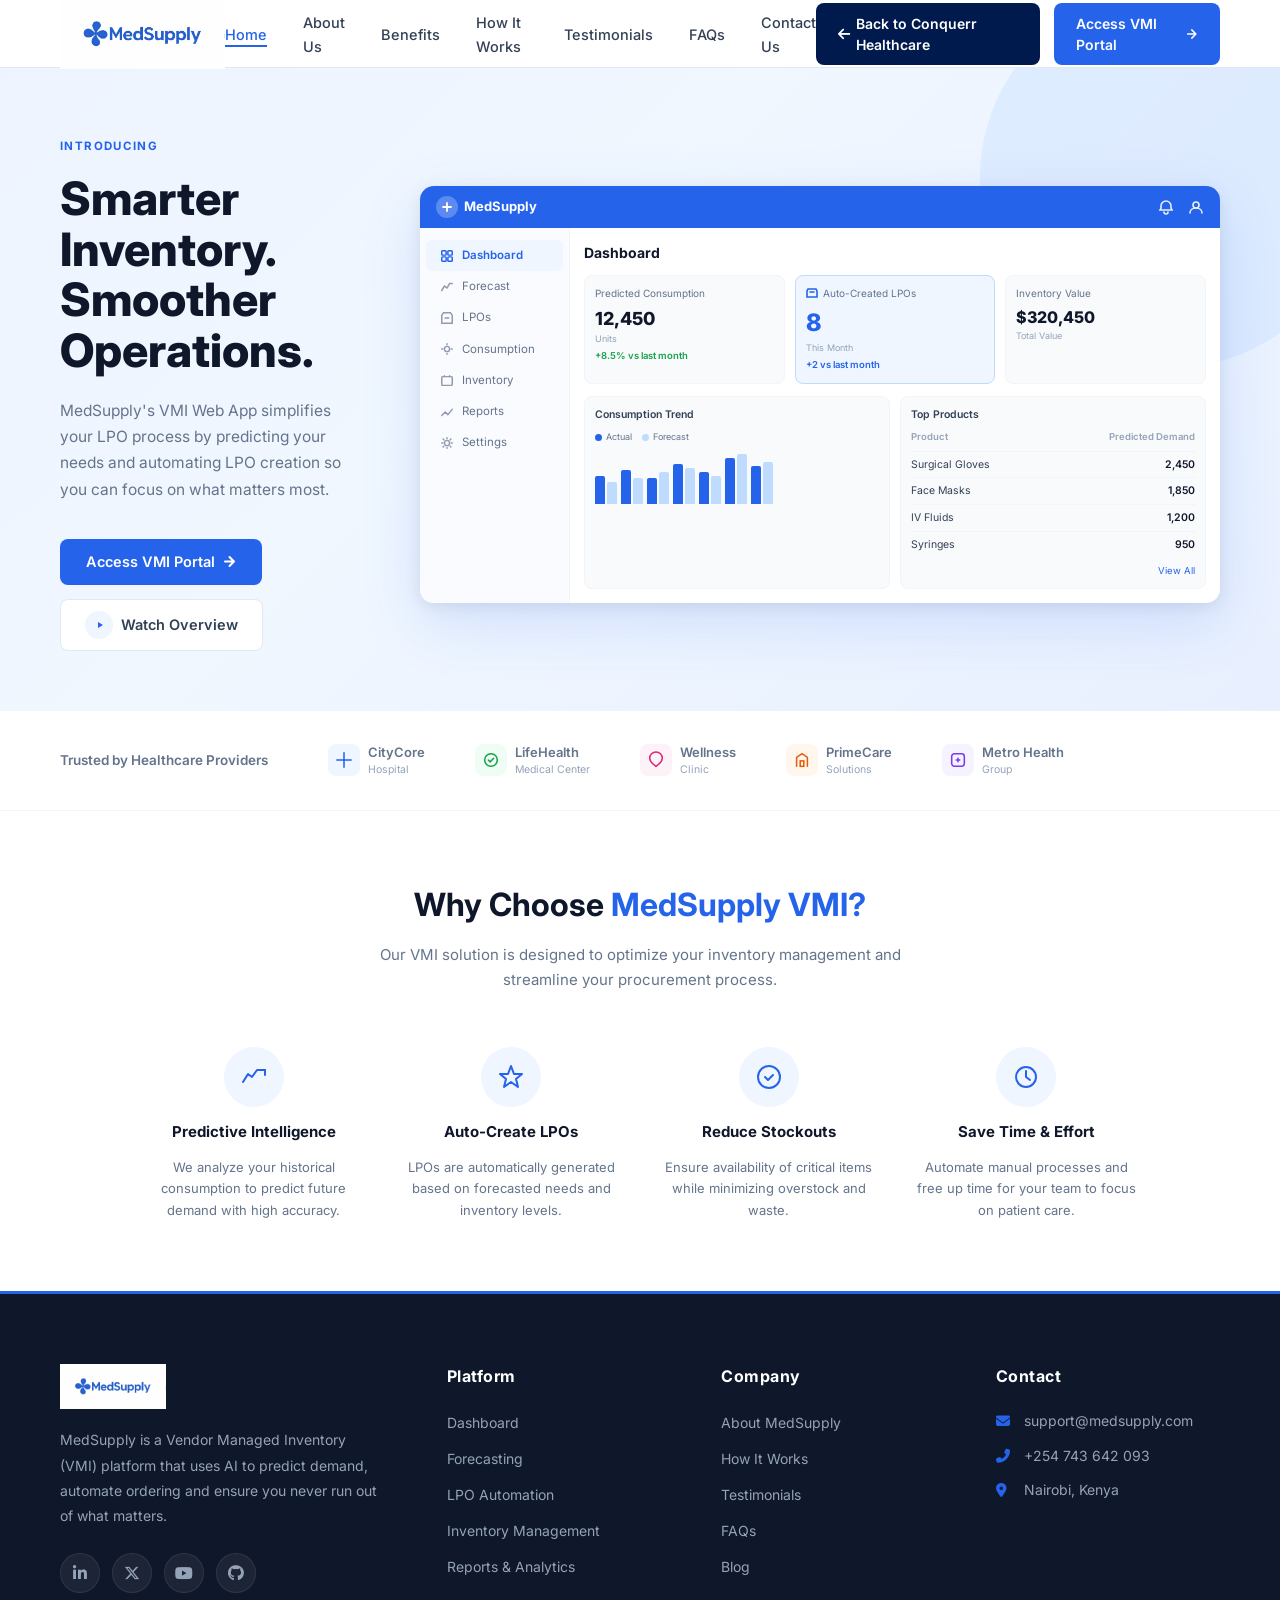
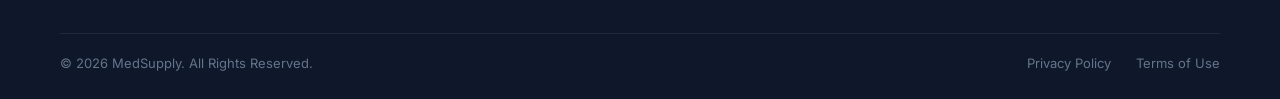
<file: medsupply.html>
<!DOCTYPE html>
<html lang="en">
<head>
  <meta charset="UTF-8" />
  <meta name="viewport" content="width=device-width, initial-scale=1.0" />
  <title>MedSupply – Smarter Inventory. Smoother Operations.</title>
  <link href="https://fonts.googleapis.com/css2?family=Inter:wght@400;500;600;700;800&display=swap" rel="stylesheet" />
  <link rel="stylesheet" href="https://cdnjs.cloudflare.com/ajax/libs/font-awesome/6.4.0/css/all.min.css" />
  <style>
    *, *::before, *::after { box-sizing: border-box; margin: 0; padding: 0; }

    :root {
      --blue: #2563eb;
      --blue-dark: #1d4ed8;
      --blue-light: #eff6ff;
      --blue-mid: #3b82f6;
      --gray-50: #f8fafc;
      --gray-100: #f1f5f9;
      --gray-200: #e2e8f0;
      --gray-400: #94a3b8;
      --gray-500: #64748b;
      --gray-700: #334155;
      --gray-900: #0f172a;
      --white: #ffffff;
      --primary-blue: #0052CC;
      --dark-navy: #001a4d;
    }

    body {
      font-family: 'Inter', sans-serif;
      background: var(--white);
      color: var(--gray-900);
      line-height: 1.5;
    }

    /* ── NAV ── */
    nav {
      display: flex;
      align-items: center;
      justify-content: space-between;
      padding: 0 60px;
      height: 68px;
      background: var(--white);
      border-bottom: 1px solid var(--gray-200);
      position: sticky;
      top: 0;
      z-index: 100;
    }

    .nav-logo {
      display: flex;
      align-items: center;
      gap: 8px;
      font-size: 20px;
      font-weight: 700;
      color: var(--gray-900);
      text-decoration: none;
    }

    .nav-logo img {
      height: 70px;
    }

    .nav-links {
      display: flex;
      gap: 36px;
      list-style: none;
      align-items: center;
    }

    .nav-links a {
      text-decoration: none;
      font-size: 14.5px;
      font-weight: 500;
      color: var(--gray-700);
      transition: color .2s;
    }

    .nav-links a:hover { color: var(--blue); }

    .nav-links li:first-child a {
      color: var(--blue);
      border-bottom: 2px solid var(--blue);
      padding-bottom: 2px;
    }

    .btn-portal {
      background: var(--blue);
      color: var(--white);
      border: none;
      padding: 10px 22px;
      border-radius: 8px;
      font-size: 14px;
      font-weight: 600;
      cursor: pointer;
      display: flex;
      align-items: center;
      gap: 6px;
      text-decoration: none;
      transition: background .2s;
    }

    .btn-portal:hover { background: var(--blue-dark); }

    .btn-portal svg { width: 14px; height: 14px; }

    .btn-back {
      background: var(--dark-navy);
      color: var(--white);
      border: none;
      padding: 10px 22px;
      border-radius: 8px;
      font-size: 14px;
      font-weight: 600;
      cursor: pointer;
      display: flex;
      align-items: center;
      gap: 6px;
      text-decoration: none;
      transition: background .2s;
    }

    .btn-back:hover { background: var(--primary-blue); }
    .btn-back i { font-size: 14px; }

    .nav-right {
      display: flex;
      align-items: center;
      gap: 14px;
    }

    /* ── HERO ── */
    .hero {
      background: linear-gradient(135deg, #eef4ff 0%, #f0f7ff 40%, #e8f0ff 100%);
      padding: 70px 60px 60px;
      display: grid;
      grid-template-columns: 1fr 1fr;
      gap: 60px;
      align-items: center;
      min-height: 500px;
      position: relative;
      overflow: hidden;
    }

    .hero::before {
      content: '';
      position: absolute;
      right: -80px;
      top: -80px;
      width: 380px;
      height: 380px;
      border-radius: 50%;
      background: rgba(191, 219, 254, 0.35);
    }

    .hero-eyebrow {
      font-size: 11.5px;
      font-weight: 700;
      letter-spacing: .12em;
      color: var(--blue);
      text-transform: uppercase;
      margin-bottom: 18px;
    }

    .hero-headline {
      font-size: 46px;
      font-weight: 800;
      line-height: 1.1;
      color: var(--gray-900);
      margin-bottom: 22px;
    }

    .hero-sub {
      font-size: 15.5px;
      color: var(--gray-500);
      line-height: 1.7;
      max-width: 420px;
      margin-bottom: 36px;
    }

    .hero-ctas {
      display: flex;
      gap: 14px;
      align-items: center;
      flex-wrap: wrap;
    }

    .btn-primary {
      background: var(--blue);
      color: var(--white);
      padding: 12px 26px;
      border-radius: 8px;
      font-size: 14.5px;
      font-weight: 600;
      display: flex;
      align-items: center;
      gap: 8px;
      text-decoration: none;
      transition: background .2s;
      border: none;
      cursor: pointer;
    }

    .btn-primary:hover { background: var(--blue-dark); }

    .btn-secondary {
      background: var(--white);
      color: var(--gray-700);
      padding: 11px 24px;
      border-radius: 8px;
      font-size: 14.5px;
      font-weight: 600;
      display: flex;
      align-items: center;
      gap: 8px;
      text-decoration: none;
      border: 1.5px solid var(--gray-200);
      transition: border-color .2s;
      cursor: pointer;
    }

    .btn-secondary:hover { border-color: var(--blue); }

    .play-icon {
      width: 28px; height: 28px;
      border-radius: 50%;
      background: var(--blue-light);
      display: flex; align-items: center; justify-content: center;
    }

    .play-icon svg { width: 10px; height: 10px; fill: var(--blue); margin-left: 2px; }

    /* ── DASHBOARD MOCKUP ── */
    .hero-visual {
      display: flex;
      justify-content: flex-end;
      position: relative;
      z-index: 1;
    }

    .dashboard-card {
      background: var(--white);
      border-radius: 14px;
      box-shadow: 0 20px 60px rgba(37,99,235,.15), 0 4px 16px rgba(0,0,0,.08);
      width: 800px;
      overflow: hidden;
      font-size: 12px;
    }

    .db-topbar {
      background: var(--blue);
      color: var(--white);
      display: flex;
      align-items: center;
      justify-content: space-between;
      padding: 10px 16px;
    }

    .db-topbar-logo {
      display: flex; align-items: center; gap: 6px;
      font-weight: 700; font-size: 13px;
    }

    .db-topbar-logo .dot {
      width: 22px; height: 22px; border-radius: 50%;
      background: rgba(255,255,255,.25);
      display: flex; align-items: center; justify-content: center;
    }

    .db-topbar-right { display: flex; gap: 14px; align-items: center; }
    .db-topbar-right svg { width: 16px; height: 16px; opacity: .9; }

    .db-layout {
      display: grid;
      grid-template-columns: 150px 1fr;
    }

    .db-sidebar {
      background: #fafbff;
      border-right: 1px solid var(--gray-100);
      padding: 12px 0;
    }

    .db-sidebar-item {
      display: flex;
      align-items: center;
      gap: 8px;
      padding: 7px 14px;
      font-size: 11.5px;
      color: var(--gray-500);
      cursor: pointer;
      border-radius: 6px;
      margin: 0 6px;
    }

    .db-sidebar-item.active {
      background: #eff6ff;
      color: var(--blue);
      font-weight: 600;
    }

    .db-sidebar-item svg { width: 14px; height: 14px; opacity: .7; }
    .db-sidebar-item.active svg { opacity: 1; }

    .db-main {
      padding: 14px;
    }

    .db-title { font-weight: 700; font-size: 14px; margin-bottom: 12px; color: var(--gray-900); }

    .db-stats {
      display: grid;
      grid-template-columns: 1fr 1fr 1fr;
      gap: 10px;
      margin-bottom: 12px;
    }

    .db-stat-card {
      background: var(--gray-50);
      border: 1px solid var(--gray-100);
      border-radius: 8px;
      padding: 10px;
    }

    .db-stat-label { font-size: 10px; color: var(--gray-500); margin-bottom: 4px; }
    .db-stat-value { font-size: 18px; font-weight: 800; color: var(--gray-900); }
    .db-stat-unit { font-size: 9px; color: var(--gray-400); margin-bottom: 2px; }
    .db-stat-badge {
      font-size: 9.5px;
      color: #16a34a;
      font-weight: 600;
      margin-top: 4px;
    }

    .db-stat-card.lpo { background: #eff6ff; border-color: #bfdbfe; }
    .db-stat-card.lpo .db-stat-value { font-size: 24px; color: var(--blue); }
    .db-stat-lpo-icon {
      display: flex; align-items: center; gap: 5px;
      font-size: 10px; color: var(--gray-500); margin-bottom: 4px;
    }

    .db-stat-card.val .db-stat-value { font-size: 18px; color: var(--gray-900); }

    .db-charts {
      display: grid;
      grid-template-columns: 1fr 1fr;
      gap: 10px;
    }

    .db-chart-card {
      background: var(--gray-50);
      border: 1px solid var(--gray-100);
      border-radius: 8px;
      padding: 10px;
    }

    .db-chart-title { font-size: 10.5px; font-weight: 600; color: var(--gray-700); margin-bottom: 8px; }

    .mini-chart {
      display: flex;
      align-items: flex-end;
      gap: 4px;
      height: 54px;
    }

    .mini-chart .bar-group {
      display: flex; gap: 2px; align-items: flex-end;
    }

    .mini-chart .bar {
      width: 10px;
      border-radius: 2px 2px 0 0;
      background: var(--blue);
    }

    .mini-chart .bar.light { background: #bfdbfe; }

    .chart-legend {
      display: flex; gap: 10px; margin-bottom: 6px;
    }

    .chart-legend span {
      display: flex; align-items: center; gap: 4px;
      font-size: 9px; color: var(--gray-500);
    }

    .legend-dot {
      width: 7px; height: 7px; border-radius: 50%;
    }

    .db-table { width: 100%; border-collapse: collapse; }
    .db-table th {
      font-size: 9.5px; color: var(--gray-400); font-weight: 600;
      text-align: left; padding: 0 0 6px; border-bottom: 1px solid var(--gray-100);
    }
    .db-table th:last-child { text-align: right; }
    .db-table td {
      font-size: 10.5px; color: var(--gray-700); padding: 5px 0;
      border-bottom: 1px solid var(--gray-100);
    }
    .db-table td:last-child { text-align: right; font-weight: 600; color: var(--gray-900); }
    .db-table tr:last-child td { border-bottom: none; }

    .view-all {
      text-align: right;
      font-size: 9.5px;
      color: var(--blue);
      margin-top: 6px;
      cursor: pointer;
    }

    /* ── TRUSTED BY ── */
    .trusted {
      padding: 32px 60px;
      display: flex;
      align-items: center;
      gap: 60px;
      border-bottom: 1px solid var(--gray-100);
      flex-wrap: wrap;
    }

    .trusted-label {
      font-size: 13.5px;
      font-weight: 600;
      color: var(--gray-500);
      white-space: nowrap;
    }

    .trusted-logos {
      display: flex;
      align-items: center;
      gap: 50px;
      flex-wrap: wrap;
    }

    .trusted-logo {
      display: flex;
      align-items: center;
      gap: 8px;
      color: var(--gray-500);
      font-size: 13px;
      font-weight: 600;
    }

    .trusted-logo .logo-icon {
      width: 32px; height: 32px;
      border-radius: 8px;
      display: flex; align-items: center; justify-content: center;
    }

    .trusted-logo .logo-icon svg { width: 18px; height: 18px; }
    .trusted-logo .logo-sub { font-size: 10.5px; font-weight: 400; color: var(--gray-400); }

    /* ── WHY CHOOSE ── */
    .why {
      padding: 70px 60px;
      text-align: center;
      background: var(--white);
    }

    .why-title {
      font-size: 32px;
      font-weight: 700;
      margin-bottom: 14px;
      color: var(--gray-900);
    }

    .why-title span { color: var(--blue); }

    .why-sub {
      font-size: 15px;
      color: var(--gray-500);
      max-width: 560px;
      margin: 0 auto 54px;
      line-height: 1.65;
    }

    .features {
      display: grid;
      grid-template-columns: repeat(4, 1fr);
      gap: 30px;
      max-width: 1000px;
      margin: 0 auto;
    }

    .feature {
      display: flex;
      flex-direction: column;
      align-items: center;
      gap: 14px;
    }

    .feature-icon {
      width: 60px; height: 60px;
      border-radius: 50%;
      background: #eff6ff;
      display: flex; align-items: center; justify-content: center;
    }

    .feature-icon svg { width: 26px; height: 26px; stroke: var(--blue); fill: none; stroke-width: 2; stroke-linecap: round; stroke-linejoin: round; }

    .feature-title {
      font-size: 15px;
      font-weight: 700;
      color: var(--gray-900);
    }

    .feature-desc {
      font-size: 13px;
      color: var(--gray-500);
      line-height: 1.65;
      text-align: center;
    }

    /* ── MEDSUPPLY FOOTER ── */
    .footer {
      background: #0f172a;
      color: #e2e8f0;
      padding: 70px 60px 25px;
      border-top: 3px solid var(--blue);
    }

    .footer-content {
      display: grid;
      grid-template-columns: 1.5fr 1fr 1fr 1fr;
      gap: 50px;
      padding-bottom: 40px;
      border-bottom: 1px solid rgba(255,255,255,0.08);
    }

    .footer-logo {
      margin-bottom: 18px;
    }

    .footer-logo .logo-icon {
      display: flex;
      align-items: center;
      gap: 10px;
    }

    .footer-logo .logo-icon svg {
      width: 40px;
      height: 40px;
    }

    .footer-logo .logo-text {
      font-size: 24px;
      font-weight: 800;
      color: #ffffff;
    }

    .footer-logo .logo-text span {
      color: var(--blue);
    }

    .footer-section p {
      font-size: 14px;
      line-height: 1.8;
      color: #94a3b8;
      margin-bottom: 25px;
      max-width: 320px;
    }

    .footer-section h4 {
      font-size: 16px;
      font-weight: 700;
      color: #ffffff;
      margin-bottom: 22px;
      letter-spacing: 0.5px;
    }

    .footer-section ul {
      list-style: none;
      padding: 0;
      margin: 0;
    }

    .footer-section ul li {
      margin-bottom: 12px;
    }

    .footer-section ul li a {
      text-decoration: none;
      color: #94a3b8;
      font-size: 14px;
      transition: all 0.3s ease;
    }

    .footer-section ul li a:hover {
      color: var(--blue);
      padding-left: 5px;
    }

    .contact-info li {
      display: flex;
      align-items: flex-start;
      gap: 12px;
      color: #94a3b8;
      font-size: 14px;
      line-height: 1.6;
      margin-bottom: 14px;
    }

    .contact-info i {
      color: var(--blue);
      margin-top: 4px;
      width: 16px;
    }

    .social-links {
      display: flex;
      gap: 12px;
      margin-top: 10px;
    }

    .social-links a {
      width: 40px;
      height: 40px;
      border-radius: 50%;
      background: rgba(255,255,255,0.06);
      border: 1px solid rgba(255,255,255,0.08);
      display: flex;
      align-items: center;
      justify-content: center;
      color: #94a3b8;
      font-size: 16px;
      transition: all 0.3s ease;
      text-decoration: none;
    }

    .social-links a:hover {
      background: var(--blue);
      color: #fff;
      transform: translateY(-3px);
      border-color: var(--blue);
    }

    .footer-bottom {
      padding-top: 20px;
      display: flex;
      justify-content: space-between;
      align-items: center;
      font-size: 13px;
      color: #64748b;
    }

    .footer-links {
      display: flex;
      gap: 25px;
    }

    .footer-links a {
      text-decoration: none;
      color: #64748b;
      transition: 0.3s ease;
    }

    .footer-links a:hover {
      color: var(--blue);
    }

    /* ── RESPONSIVE ── */
    @media (max-width: 1024px) {
      .hero { grid-template-columns: 1fr; padding: 50px 30px; }
      .hero-visual { justify-content: center; }
      .dashboard-card { width: 100%; max-width: 700px; }
      .features { grid-template-columns: repeat(2, 1fr); }
      .footer-content { grid-template-columns: 1fr 1fr; }
    }

    @media (max-width: 768px) {
      nav {
        padding: 0 20px;
        flex-wrap: wrap;
        height: auto;
        gap: 12px;
        padding-top: 12px;
        padding-bottom: 12px;
      }
      .nav-links { 
        flex-wrap: wrap; 
        gap: 16px; 
        justify-content: center;
        width: 100%;
        order: 3;
      }
      .nav-links li:first-child a { border-bottom: none; }
      .nav-right { 
        display: flex;
        gap: 10px;
        margin-left: auto;
      }
      .btn-back, .btn-portal { 
        padding: 8px 14px; 
        font-size: 12px; 
      }
      .btn-back span, .btn-portal span { display: none; }
      .hero { padding: 40px 20px; }
      .hero-headline { font-size: 32px; }
      .hero-sub { max-width: 100%; }
      .db-layout { grid-template-columns: 1fr; }
      .db-sidebar { display: flex; flex-wrap: wrap; padding: 8px; border-right: none; border-bottom: 1px solid var(--gray-100); }
      .db-sidebar-item { padding: 4px 10px; font-size: 10px; }
      .db-stats { grid-template-columns: 1fr; }
      .db-charts { grid-template-columns: 1fr; }
      .trusted { padding: 24px 20px; flex-direction: column; align-items: flex-start; gap: 20px; }
      .trusted-logos { gap: 24px; }
      .why { padding: 50px 20px; }
      .why-title { font-size: 26px; }
      .features { grid-template-columns: 1fr 1fr; gap: 20px; }
      .footer { padding: 40px 20px 20px; }
      .footer-content { grid-template-columns: 1fr; gap: 30px; }
      .footer-bottom { flex-direction: column; gap: 15px; text-align: center; }
    }

    @media (max-width: 480px) {
      .hero-headline { font-size: 26px; }
      .features { grid-template-columns: 1fr; }
      .hero-ctas { flex-direction: column; width: 100%; }
      .hero-ctas a { width: 100%; justify-content: center; }
      .nav-links { gap: 10px; }
      .nav-links a { font-size: 12px; }
      .btn-back, .btn-portal { font-size: 11px; padding: 6px 12px; }
    }
  </style>
</head>
<body>

<!-- ── NAVBAR ── -->
<nav>
  <a href="#" class="nav-logo">
    <img src="medsupplylogo.png" alt="MedSupply logo" onerror="this.style.display='none'; this.nextSibling.style.display='flex'" />
    <span style="display:none; align-items:center; gap:6px;">
      <svg width="28" height="28" viewBox="0 0 28 28" fill="none" xmlns="http://www.w3.org/2000/svg">
        <rect width="28" height="28" rx="7" fill="#2563eb"/>
        <path d="M9 14h10M14 9v10" stroke="white" stroke-width="2.5" stroke-linecap="round"/>
      </svg>
      MedSupply
    </span>
  </a>
  <ul class="nav-links">
    <li><a href="#">Home</a></li>
    <li><a href="#">About Us</a></li>
    <li><a href="#">Benefits</a></li>
    <li><a href="#">How It Works</a></li>
    <li><a href="#">Testimonials</a></li>
    <li><a href="#">FAQs</a></li>
    <li><a href="#">Contact Us</a></li>
  </ul>
  <div class="nav-right">
    <a href="index.html" class="btn-back">
      <i class="fas fa-arrow-left"></i>
      <span>Back to Conquerr Healthcare</span>
    </a>
    <a href="#" class="btn-portal">
      <span>Access VMI Portal</span>
      <svg viewBox="0 0 14 14" fill="none" xmlns="http://www.w3.org/2000/svg" stroke="white" stroke-width="1.8" stroke-linecap="round" stroke-linejoin="round">
        <path d="M2 7h10M7 2l5 5-5 5"/>
      </svg>
    </a>
  </div>
</nav>

<!-- ── HERO ── -->
<section class="hero">
  <div class="hero-left">
    <p class="hero-eyebrow">Introducing</p>
    <h1 class="hero-headline">Smarter Inventory.<br>Smoother Operations.</h1>
    <p class="hero-sub">MedSupply's VMI Web App simplifies your LPO process by predicting your needs and automating LPO creation so you can focus on what matters most.</p>
    <div class="hero-ctas">
      <a href="#" class="btn-primary">
        Access VMI Portal
        <svg width="13" height="13" viewBox="0 0 13 13" fill="none" stroke="white" stroke-width="2" stroke-linecap="round" stroke-linejoin="round"><path d="M2 6.5h9M6.5 2l4.5 4.5L6.5 11"/></svg>
      </a>
      <a href="#" class="btn-secondary">
        <span class="play-icon">
          <svg viewBox="0 0 10 10"><path d="M3 2l5 3-5 3V2z"/></svg>
        </span>
        Watch Overview
      </a>
    </div>
  </div>

  <div class="hero-visual">
    <div class="dashboard-card">
      <!-- top bar -->
      <div class="db-topbar">
        <div class="db-topbar-logo">
          <div class="dot">
            <svg width="12" height="12" viewBox="0 0 12 12" fill="none" stroke="white" stroke-width="1.8" stroke-linecap="round"><path d="M2 6h8M6 2v8"/></svg>
          </div>
          MedSupply
        </div>
        <div class="db-topbar-right">
          <svg viewBox="0 0 16 16" fill="none" stroke="white" stroke-width="1.6" stroke-linecap="round"><path d="M8 2a5 5 0 015 5v2l1 2H2l1-2V7a5 5 0 015-5zM6 13a2 2 0 004 0"/></svg>
          <svg viewBox="0 0 16 16" fill="none" stroke="white" stroke-width="1.6" stroke-linecap="round"><circle cx="8" cy="6" r="3"/><path d="M2 14c0-3 2.7-5 6-5s6 2 6 5"/></svg>
        </div>
      </div>

      <div class="db-layout">
        <!-- sidebar -->
        <div class="db-sidebar">
          <div class="db-sidebar-item active">
            <svg viewBox="0 0 16 16" fill="none" stroke="currentColor" stroke-width="1.7" stroke-linecap="round"><rect x="2" y="2" width="5" height="5" rx="1"/><rect x="9" y="2" width="5" height="5" rx="1"/><rect x="2" y="9" width="5" height="5" rx="1"/><rect x="9" y="9" width="5" height="5" rx="1"/></svg>
            Dashboard
          </div>
          <div class="db-sidebar-item">
            <svg viewBox="0 0 16 16" fill="none" stroke="currentColor" stroke-width="1.7" stroke-linecap="round"><polyline points="2,12 5,7 8,9 11,4 14,4"/></svg>
            Forecast
          </div>
          <div class="db-sidebar-item">
            <svg viewBox="0 0 16 16" fill="none" stroke="currentColor" stroke-width="1.7" stroke-linecap="round"><path d="M4 2h8l2 3v9H2V5l2-3z"/><path d="M6 8h4"/></svg>
            LPOs
          </div>
          <div class="db-sidebar-item">
            <svg viewBox="0 0 16 16" fill="none" stroke="currentColor" stroke-width="1.7" stroke-linecap="round"><circle cx="8" cy="8" r="3"/><path d="M8 2v1M8 13v1M2 8h1M13 8h1"/></svg>
            Consumption
          </div>
          <div class="db-sidebar-item">
            <svg viewBox="0 0 16 16" fill="none" stroke="currentColor" stroke-width="1.7" stroke-linecap="round"><rect x="2" y="3" width="12" height="10" rx="1"/><path d="M5 3V2M11 3V2"/></svg>
            Inventory
          </div>
          <div class="db-sidebar-item">
            <svg viewBox="0 0 16 16" fill="none" stroke="currentColor" stroke-width="1.7" stroke-linecap="round"><path d="M2 12l4-4 3 3 5-6"/></svg>
            Reports
          </div>
          <div class="db-sidebar-item">
            <svg viewBox="0 0 16 16" fill="none" stroke="currentColor" stroke-width="1.7" stroke-linecap="round"><circle cx="8" cy="8" r="3"/><path d="M8 2v1M8 13v1M2 8h1M13 8h1M3.6 3.6l.7.7M11.7 11.7l.7.7M3.6 12.4l.7-.7M11.7 4.3l.7-.7"/></svg>
            Settings
          </div>
        </div>

        <!-- main -->
        <div class="db-main">
          <div class="db-title">Dashboard</div>

          <div class="db-stats">
            <!-- predicted consumption -->
            <div class="db-stat-card">
              <div class="db-stat-label">Predicted Consumption</div>
              <div class="db-stat-value">12,450</div>
              <div class="db-stat-unit">Units</div>
              <div class="db-stat-badge">+8.5% vs last month</div>
            </div>
            <!-- auto-created LPOs -->
            <div class="db-stat-card lpo">
              <div class="db-stat-lpo-icon">
                <svg width="12" height="12" viewBox="0 0 12 12" fill="none" stroke="#2563eb" stroke-width="1.6" stroke-linecap="round"><path d="M2 2h8l1 2v6H1V4l1-2z"/><path d="M4 5h4"/></svg>
                Auto-Created LPOs
              </div>
              <div class="db-stat-value">8</div>
              <div class="db-stat-unit">This Month</div>
              <div class="db-stat-badge" style="color:#2563eb;">+2 vs last month</div>
            </div>
            <!-- inventory value -->
            <div class="db-stat-card val">
              <div class="db-stat-label">Inventory Value</div>
              <div class="db-stat-value" style="font-size:16px;">$320,450</div>
              <div class="db-stat-unit">Total Value</div>
            </div>
          </div>

          <!-- charts row -->
          <div class="db-charts">
            <!-- consumption trend -->
            <div class="db-chart-card">
              <div class="db-chart-title">Consumption Trend</div>
              <div class="chart-legend">
                <span><span class="legend-dot" style="background:#2563eb;"></span> Actual</span>
                <span><span class="legend-dot" style="background:#bfdbfe;"></span> Forecast</span>
              </div>
              <div class="mini-chart">
                <div class="bar-group"><div class="bar" style="height:28px;"></div><div class="bar light" style="height:22px;"></div></div>
                <div class="bar-group"><div class="bar" style="height:34px;"></div><div class="bar light" style="height:26px;"></div></div>
                <div class="bar-group"><div class="bar" style="height:26px;"></div><div class="bar light" style="height:32px;"></div></div>
                <div class="bar-group"><div class="bar" style="height:40px;"></div><div class="bar light" style="height:36px;"></div></div>
                <div class="bar-group"><div class="bar" style="height:32px;"></div><div class="bar light" style="height:28px;"></div></div>
                <div class="bar-group"><div class="bar" style="height:46px;"></div><div class="bar light" style="height:50px;"></div></div>
                <div class="bar-group"><div class="bar" style="height:38px;"></div><div class="bar light" style="height:42px;"></div></div>
              </div>
            </div>
            <!-- top products -->
            <div class="db-chart-card">
              <div class="db-chart-title">Top Products</div>
              <table class="db-table">
                <thead>
                  <tr>
                    <th>Product</th>
                    <th>Predicted Demand</th>
                  </tr>
                </thead>
                <tbody>
                  <tr><td>Surgical Gloves</td><td>2,450</td></tr>
                  <tr><td>Face Masks</td><td>1,850</td></tr>
                  <tr><td>IV Fluids</td><td>1,200</td></tr>
                  <tr><td>Syringes</td><td>950</td></tr>
                </tbody>
              </table>
              <div class="view-all">View All</div>
            </div>
          </div>
        </div>
      </div>
    </div>
  </div>
</section>

<!-- ── TRUSTED BY ── -->
<section class="trusted">
  <span class="trusted-label">Trusted by Healthcare Providers</span>
  <div class="trusted-logos">
    <div class="trusted-logo">
      <div class="logo-icon" style="background:#eff6ff;">
        <svg viewBox="0 0 20 20" fill="none" stroke="#2563eb" stroke-width="1.7" stroke-linecap="round"><path d="M10 2v16M2 10h16"/></svg>
      </div>
      <div>
        <div>CityCore</div>
        <div class="logo-sub">Hospital</div>
      </div>
    </div>
    <div class="trusted-logo">
      <div class="logo-icon" style="background:#f0fdf4;">
        <svg viewBox="0 0 20 20" fill="none" stroke="#16a34a" stroke-width="1.7" stroke-linecap="round"><circle cx="10" cy="10" r="7"/><path d="M7 10l2 2 4-4"/></svg>
      </div>
      <div>
        <div>LifeHealth</div>
        <div class="logo-sub">Medical Center</div>
      </div>
    </div>
    <div class="trusted-logo">
      <div class="logo-icon" style="background:#fdf2f8;">
        <svg viewBox="0 0 20 20" fill="none" stroke="#db2777" stroke-width="1.7" stroke-linecap="round"><path d="M10 17s-7-4.5-7-9a7 7 0 0114 0c0 4.5-7 9-7 9z"/></svg>
      </div>
      <div>
        <div>Wellness</div>
        <div class="logo-sub">Clinic</div>
      </div>
    </div>
    <div class="trusted-logo">
      <div class="logo-icon" style="background:#fff7ed;">
        <svg viewBox="0 0 20 20" fill="none" stroke="#ea580c" stroke-width="1.7" stroke-linecap="round"><path d="M4 17V7l6-4 6 4v10"/><rect x="8" y="11" width="4" height="6"/></svg>
      </div>
      <div>
        <div>PrimeCare</div>
        <div class="logo-sub">Solutions</div>
      </div>
    </div>
    <div class="trusted-logo">
      <div class="logo-icon" style="background:#f5f3ff;">
        <svg viewBox="0 0 20 20" fill="none" stroke="#7c3aed" stroke-width="1.7" stroke-linecap="round"><rect x="3" y="3" width="14" height="14" rx="3"/><path d="M8 10h4M10 8v4"/></svg>
      </div>
      <div>
        <div>Metro Health</div>
        <div class="logo-sub">Group</div>
      </div>
    </div>
  </div>
</section>

<!-- ── WHY CHOOSE ── -->
<section class="why">
  <h2 class="why-title">Why Choose <span>MedSupply VMI?</span></h2>
  <p class="why-sub">Our VMI solution is designed to optimize your inventory management and streamline your procurement process.</p>

  <div class="features">
    <div class="feature">
      <div class="feature-icon">
        <svg viewBox="0 0 26 26"><polyline points="2,18 7,10 11,13 16,6 24,6"/><polyline points="19,6 24,6 24,11"/></svg>
      </div>
      <div class="feature-title">Predictive Intelligence</div>
      <p class="feature-desc">We analyze your historical consumption to predict future demand with high accuracy.</p>
    </div>
    <div class="feature">
      <div class="feature-icon">
        <svg viewBox="0 0 26 26"><polygon points="13,2 16,10 24,10 18,15 20,23 13,18 6,23 8,15 2,10 10,10"/></svg>
      </div>
      <div class="feature-title">Auto-Create LPOs</div>
      <p class="feature-desc">LPOs are automatically generated based on forecasted needs and inventory levels.</p>
    </div>
    <div class="feature">
      <div class="feature-icon">
        <svg viewBox="0 0 26 26"><path d="M13 2a11 11 0 100 22A11 11 0 0013 2z"/><path d="M9 13l3 3 5-5"/></svg>
      </div>
      <div class="feature-title">Reduce Stockouts</div>
      <p class="feature-desc">Ensure availability of critical items while minimizing overstock and waste.</p>
    </div>
    <div class="feature">
      <div class="feature-icon">
        <svg viewBox="0 0 26 26"><circle cx="13" cy="13" r="10"/><polyline points="13,7 13,13 17,16"/></svg>
      </div>
      <div class="feature-title">Save Time &amp; Effort</div>
      <p class="feature-desc">Automate manual processes and free up time for your team to focus on patient care.</p>
    </div>
  </div>
</section>

<!-- ── MEDSUPPLY FOOTER ── -->
<footer class="footer">
  <div class="footer-content">
    <div class="footer-section">
      <div class="footer-logo">
        <div class="logo-icon">
                    <img src="medsupplylogo.png" alt="MedSupply Logo" style="height:45px; width:auto;" onerror="this.style.display='none'; this.parentElement.innerHTML='<svg width=\'40\' height=\'40\' viewBox=\'0 0 40 40\' fill=\'none\' xmlns=\'http://www.w3.org/2000/svg\'><rect width=\'40\' height=\'40\' rx=\'10\' fill=\'#2563eb\'/><path d=\'M13 20h14M20 13v14\' stroke=\'white\' stroke-width=\'3\' stroke-linecap=\'round\'/></svg><span class=\'logo-text\' style=\'margin-left:10px;\'>Med<span>Supply</span></span>'">
        </div>
      </div>
      <p>MedSupply is a Vendor Managed Inventory (VMI) platform that uses AI to predict demand, automate ordering and ensure you never run out of what matters.</p>
      <div class="social-links">
        <a href="#" aria-label="LinkedIn"><i class="fab fa-linkedin-in"></i></a>
        <a href="#" aria-label="Twitter"><i class="fab fa-x-twitter"></i></a>
        <a href="#" aria-label="YouTube"><i class="fab fa-youtube"></i></a>
        <a href="#" aria-label="GitHub"><i class="fab fa-github"></i></a>
      </div>
    </div>
    <div class="footer-section">
      <h4>Platform</h4>
      <ul>
        <li><a href="#">Dashboard</a></li>
        <li><a href="#">Forecasting</a></li>
        <li><a href="#">LPO Automation</a></li>
        <li><a href="#">Inventory Management</a></li>
        <li><a href="#">Reports &amp; Analytics</a></li>
      </ul>
    </div>
    <div class="footer-section">
      <h4>Company</h4>
      <ul>
        <li><a href="#">About MedSupply</a></li>
        <li><a href="#">How It Works</a></li>
        <li><a href="#">Testimonials</a></li>
        <li><a href="#">FAQs</a></li>
        <li><a href="#">Blog</a></li>
      </ul>
    </div>
    <div class="footer-section">
      <h4>Contact</h4>
      <ul class="contact-info">
        <li><i class="fas fa-envelope"></i> support@medsupply.com</li>
        <li><i class="fas fa-phone-alt"></i> +254 743 642 093</li>
        <li><i class="fas fa-location-dot"></i> Nairobi, Kenya</li>
      </ul>
    </div>
  </div>
  <div class="footer-bottom">
    <p>© 2026 MedSupply. All Rights Reserved.</p>
    <div class="footer-links">
      <a href="privacy.html">Privacy Policy</a>
      <a href="terms.html">Terms of Use</a>
    </div>
  </div>
</footer>

</body>
</html>
</file>
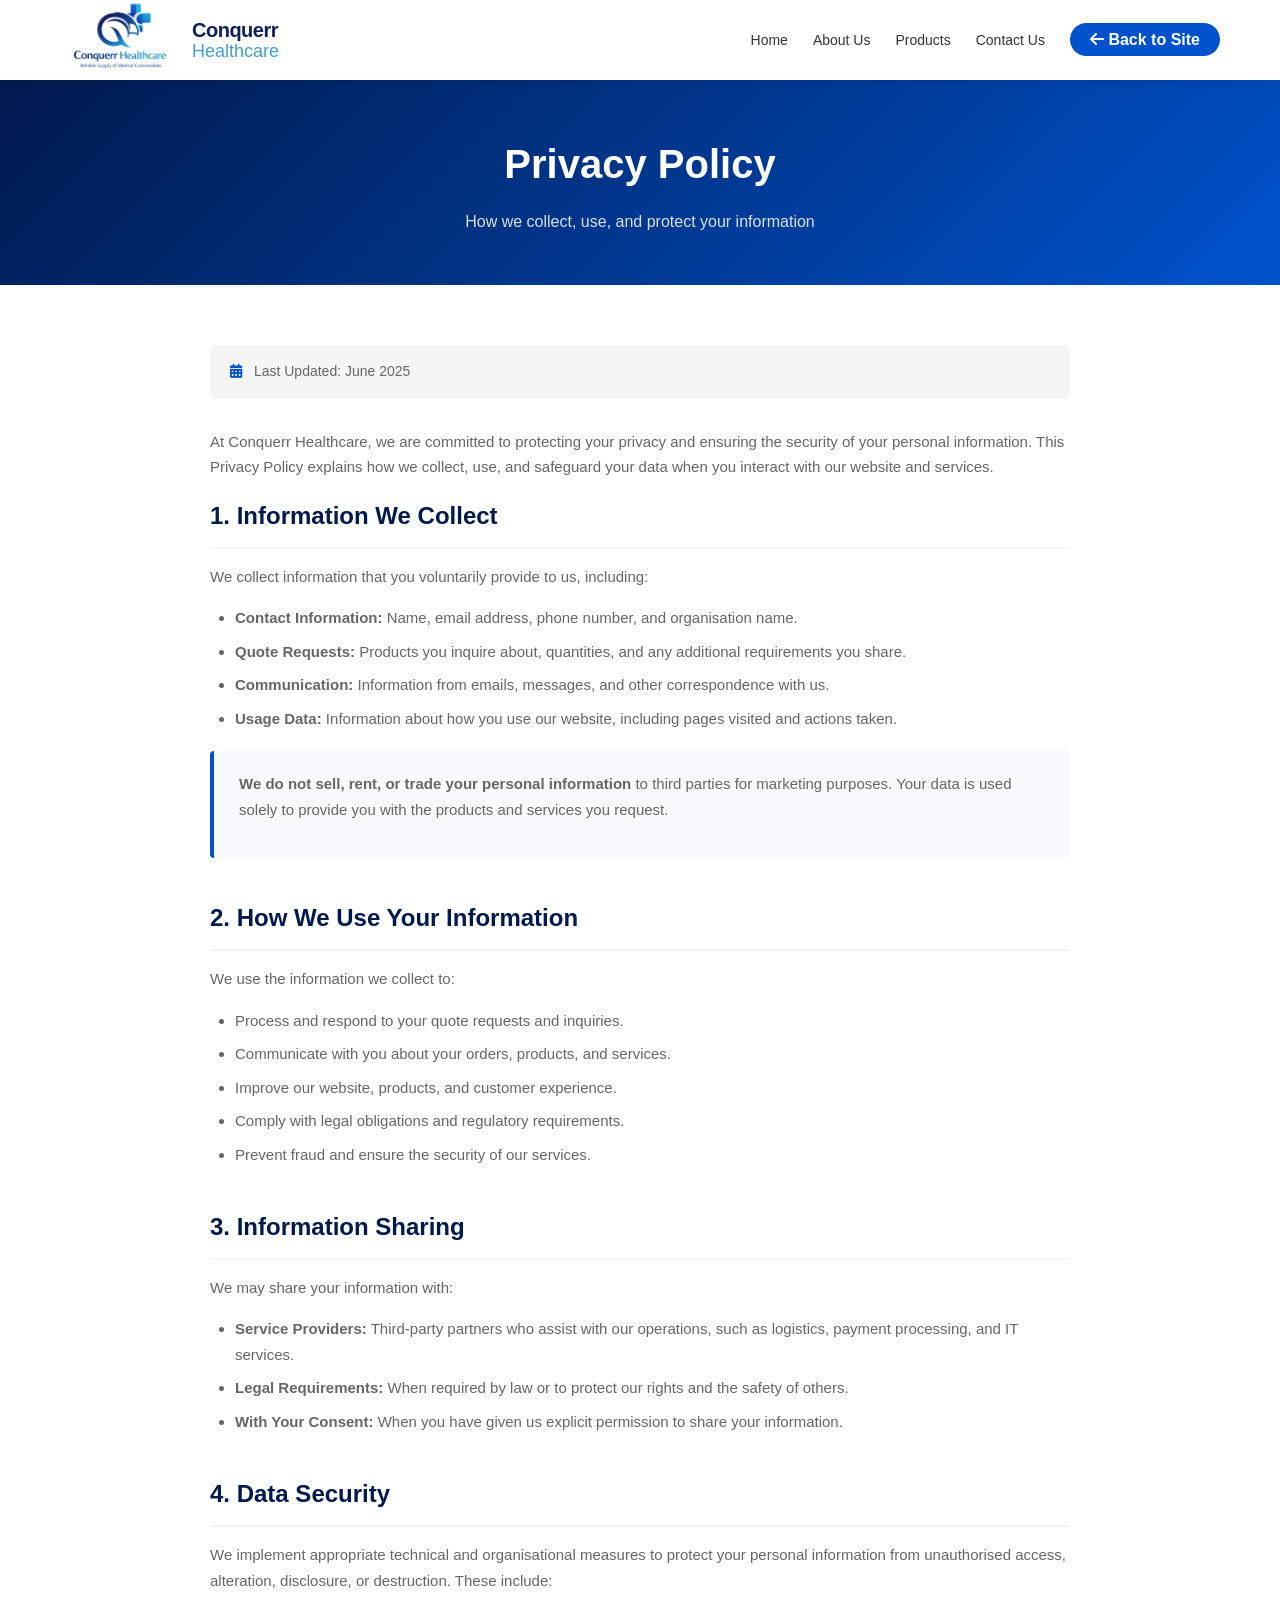
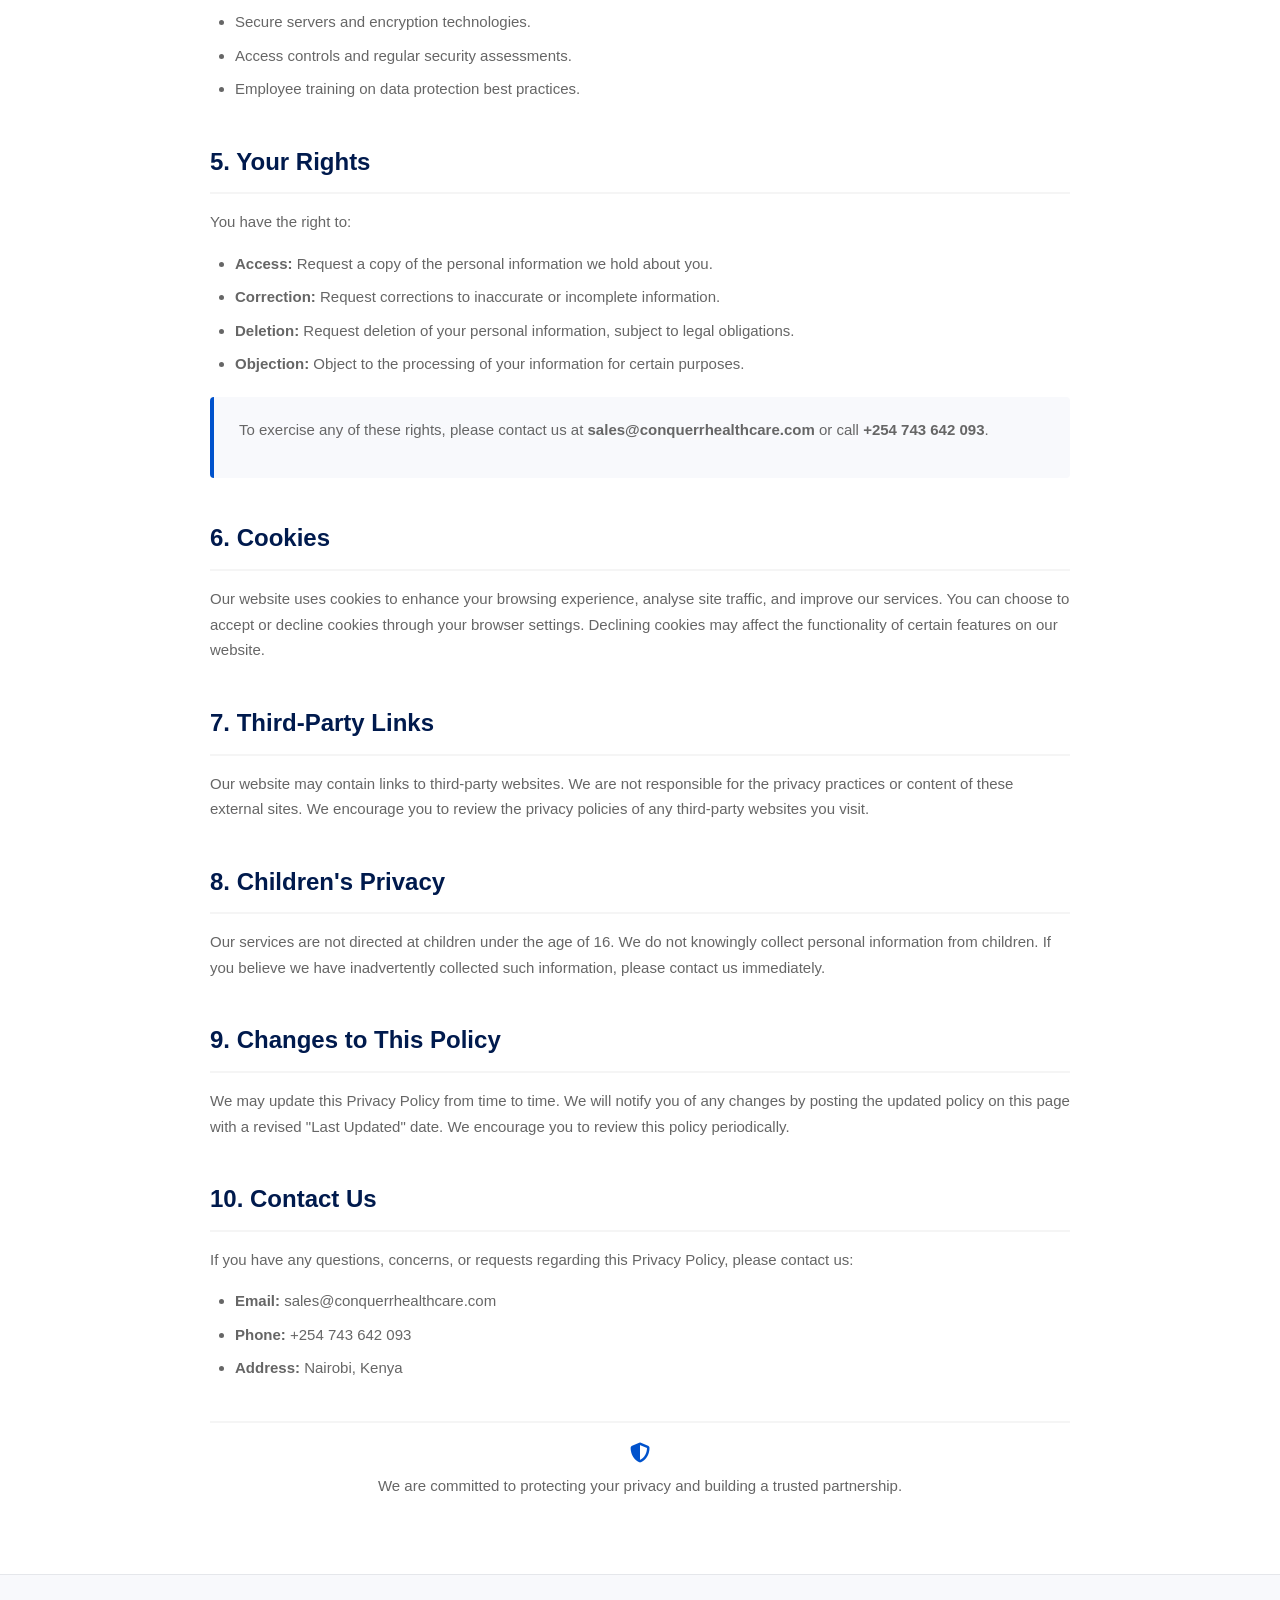
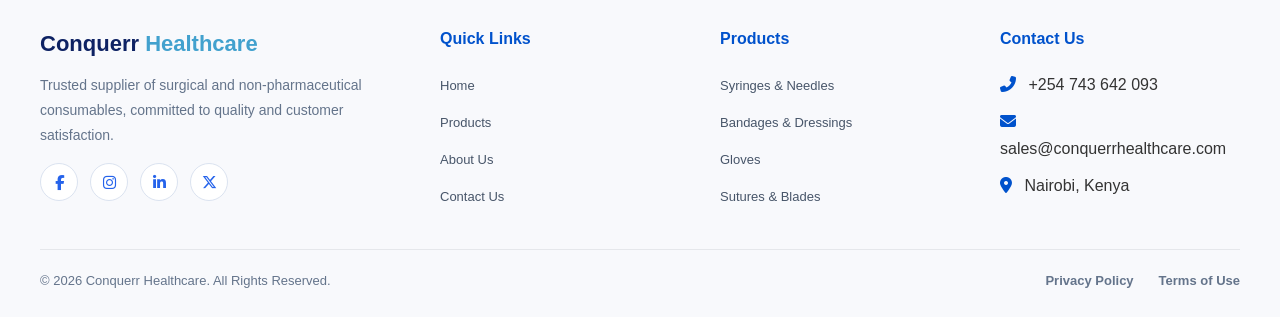
<file: privacy.html>
<!DOCTYPE html>
<html lang="en">
<head>
    <meta charset="UTF-8" />
    <meta name="viewport" content="width=device-width, initial-scale=1.0" />
    <title>Privacy Policy - Conquerr Healthcare</title>
    <link rel="stylesheet" href="https://cdnjs.cloudflare.com/ajax/libs/font-awesome/6.4.0/css/all.min.css" />
    <style>
        * { margin: 0; padding: 0; box-sizing: border-box; }

        :root {
            --primary-blue: #0052CC;
            --light-blue: #1E90FF;
            --dark-navy: #001a4d;
            --white: #ffffff;
            --light-gray: #f5f5f5;
            --text-dark: #333333;
            --text-light: #666666;
            --border-light: #e0e0e0;
        }

        body {
            font-family: 'Segoe UI', Tahoma, Geneva, Verdana, sans-serif;
            line-height: 1.7;
            color: var(--text-dark);
            background: #ffffff;
        }

        .container { max-width: 900px; margin: 0 auto; padding: 0 20px; }

        /* ── NAVBAR ── */
        .navbar {
            background: var(--white);
            box-shadow: 0 2px 8px rgba(0,0,0,0.1);
            position: sticky;
            top: 0;
            z-index: 1000;
        }

        .nav-container {
            max-width: 1200px;
            margin: 0 auto;
            padding: 0 20px;
            display: flex;
            justify-content: space-between;
            align-items: center;
            height: 80px;
        }

        .nav-logo {
            display: flex;
            align-items: center;
            gap: 12px;
            text-decoration: none;
            font-weight: bold;
            flex-shrink: 0;
        }

        .logo-img { height: 120px; width: auto; }

        .logo-text { display: flex; flex-direction: column; line-height: 1; }
        .main-text { font-size: 20px; font-weight: 700; color: #0e2263; letter-spacing: -0.5px; }
        .sub-text { font-size: 18px; font-weight: 500; color: #42A1CE; margin-top: 2px; }

        .nav-menu {
            display: flex;
            list-style: none;
            align-items: center;
            gap: 25px;
        }

        .nav-link {
            color: var(--text-dark);
            text-decoration: none;
            font-size: 14px;
            font-weight: 500;
            transition: color 0.3s ease;
        }

        .nav-link:hover { color: var(--primary-blue); }

        .btn-back {
            background: var(--primary-blue);
            color: var(--white) !important;
            padding: 8px 20px;
            border-radius: 20px;
            font-weight: 600;
            transition: all 0.3s ease;
            text-decoration: none;
        }

        .btn-back:hover { background: var(--dark-navy); transform: translateY(-2px); }

        .hamburger { display: none; flex-direction: column; cursor: pointer; gap: 6px; }
        .hamburger span { width: 25px; height: 3px; background: var(--primary-blue); border-radius: 3px; }

        /* ── PAGE HEADER ── */
        .page-header {
            background: linear-gradient(135deg, var(--dark-navy) 0%, var(--primary-blue) 100%);
            padding: 50px 20px;
            text-align: center;
            color: white;
        }

        .page-header h1 {
            font-size: 40px;
            font-weight: 800;
            margin-bottom: 10px;
        }

        .page-header p {
            font-size: 16px;
            opacity: 0.85;
        }

        /* ── CONTENT ── */
        .content-section {
            padding: 60px 20px;
        }

        .content-section h2 {
            font-size: 24px;
            font-weight: 700;
            color: var(--dark-navy);
            margin: 40px 0 15px;
            padding-bottom: 10px;
            border-bottom: 2px solid var(--light-gray);
        }

        .content-section h2:first-of-type { margin-top: 0; }

        .content-section p {
            font-size: 15px;
            color: var(--text-light);
            margin-bottom: 16px;
        }

        .content-section ul {
            margin: 10px 0 20px 25px;
            color: var(--text-light);
            font-size: 15px;
        }

        .content-section ul li { margin-bottom: 8px; }

        .last-updated {
            background: var(--light-gray);
            padding: 15px 20px;
            border-radius: 8px;
            font-size: 14px;
            color: var(--text-light);
            margin-bottom: 30px;
        }

        .content-section .highlight-box {
            background: #f8f9fc;
            border-left: 4px solid var(--primary-blue);
            padding: 20px 25px;
            border-radius: 4px;
            margin: 20px 0;
        }

        /* ── FOOTER ── */
        .footer {
            background: #f8f9fc;
            padding: 50px 20px 25px;
            border-top: 1px solid #e5e7eb;
        }

        .footer-content {
            max-width: 1200px;
            margin: 0 auto;
            display: grid;
            grid-template-columns: 1.5fr 1fr 1fr 1fr;
            gap: 40px;
            padding-bottom: 30px;
            border-bottom: 1px solid #e5e7eb;
        }

        .footer-section h4 {
            font-size: 16px;
            font-weight: 700;
            color: var(--primary-blue);
            margin-bottom: 18px;
        }

        .footer-section p {
            font-size: 14px;
            color: #64748b;
            line-height: 1.8;
        }

        .footer-section ul {
            list-style: none;
            padding: 0;
        }

        .footer-section ul li { margin-bottom: 10px; }

        .footer-section ul li a {
            text-decoration: none;
            color: #475569;
            font-size: 13px;
            transition: 0.3s;
        }

        .footer-section ul li a:hover { color: var(--primary-blue); }

        .footer-bottom {
            max-width: 1200px;
            margin: 0 auto;
            padding-top: 20px;
            display: flex;
            justify-content: space-between;
            align-items: center;
            font-size: 13px;
            color: #64748b;
        }

        .footer-links { display: flex; gap: 25px; }
        .footer-links a {
            text-decoration: none;
            color: #64748b;
            transition: 0.3s;
            font-weight: 600;
        }
        .footer-links a:hover { color: var(--primary-blue); }

        .social-links {
            display: flex;
            gap: 12px;
            margin-top: 15px;
        }

        .social-links a {
            width: 38px;
            height: 38px;
            border-radius: 50%;
            background: #ffffff;
            border: 1px solid #dbe3f0;
            display: flex;
            align-items: center;
            justify-content: center;
            color: #2563eb;
            font-size: 15px;
            transition: all 0.3s ease;
            text-decoration: none;
        }

        .social-links a:hover {
            background: #2563eb;
            color: #fff;
            transform: translateY(-3px);
        }

        /* ── RESPONSIVE ── */
        @media (max-width: 768px) {
            .nav-menu {
                display: none;
                position: absolute;
                top: 80px; left: 0;
                width: 100%;
                flex-direction: column;
                background: white;
                padding: 20px;
                box-shadow: 0 8px 16px rgba(0,0,0,0.1);
                gap: 0;
            }
            .nav-menu.active { display: flex; }
            .nav-menu li { width: 100%; text-align: center; }
            .nav-menu li a { display: block; padding: 12px; }
            .hamburger { display: flex; }
            .footer-content { grid-template-columns: 1fr; gap: 30px; }
            .footer-bottom { flex-direction: column; gap: 15px; text-align: center; }
            .page-header h1 { font-size: 28px; }
            .content-section h2 { font-size: 20px; }
        }

        @media (max-width: 480px) {
            .page-header { padding: 30px 20px; }
            .page-header h1 { font-size: 22px; }
            .content-section { padding: 30px 20px; }
            .content-section h2 { font-size: 18px; }
        }
    </style>
</head>
<body>

    <!-- NAVBAR -->
    <nav class="navbar">
        <div class="nav-container">
            <a href="index.html" class="nav-logo">
                <img src="logo.png" alt="Conquerr Healthcare Logo" class="logo-img" onerror="this.style.display='none'">
                <div class="logo-text">
                    <span class="main-text">Conquerr</span>
                    <span class="sub-text">Healthcare</span>
                </div>
            </a>
            <div class="hamburger" id="hamburger">
                <span></span><span></span><span></span>
            </div>
            <ul class="nav-menu" id="navMenu">
                <li><a href="index.html" class="nav-link">Home</a></li>
                <li><a href="index.html#about" class="nav-link">About Us</a></li>
                <li><a href="products.html" class="nav-link">Products</a></li>
                <li><a href="index.html#contact" class="nav-link">Contact Us</a></li>
                <li><a href="index.html" class="btn-back"><i class="fas fa-arrow-left"></i> Back to Site</a></li>
            </ul>
        </div>
    </nav>

    <!-- PAGE HEADER -->
    <div class="page-header">
        <div class="container">
            <h1>Privacy Policy</h1>
            <p>How we collect, use, and protect your information</p>
        </div>
    </div>

    <!-- CONTENT -->
    <section class="content-section">
        <div class="container">

            <div class="last-updated">
                <i class="fas fa-calendar-alt" style="margin-right:8px;color:var(--primary-blue);"></i>
                Last Updated: June 2025
            </div>

            <p>At Conquerr Healthcare, we are committed to protecting your privacy and ensuring the security of your personal information. This Privacy Policy explains how we collect, use, and safeguard your data when you interact with our website and services.</p>

            <h2>1. Information We Collect</h2>
            <p>We collect information that you voluntarily provide to us, including:</p>
            <ul>
                <li><strong>Contact Information:</strong> Name, email address, phone number, and organisation name.</li>
                <li><strong>Quote Requests:</strong> Products you inquire about, quantities, and any additional requirements you share.</li>
                <li><strong>Communication:</strong> Information from emails, messages, and other correspondence with us.</li>
                <li><strong>Usage Data:</strong> Information about how you use our website, including pages visited and actions taken.</li>
            </ul>

            <div class="highlight-box">
                <p><strong>We do not sell, rent, or trade your personal information</strong> to third parties for marketing purposes. Your data is used solely to provide you with the products and services you request.</p>
            </div>

            <h2>2. How We Use Your Information</h2>
            <p>We use the information we collect to:</p>
            <ul>
                <li>Process and respond to your quote requests and inquiries.</li>
                <li>Communicate with you about your orders, products, and services.</li>
                <li>Improve our website, products, and customer experience.</li>
                <li>Comply with legal obligations and regulatory requirements.</li>
                <li>Prevent fraud and ensure the security of our services.</li>
            </ul>

            <h2>3. Information Sharing</h2>
            <p>We may share your information with:</p>
            <ul>
                <li><strong>Service Providers:</strong> Third-party partners who assist with our operations, such as logistics, payment processing, and IT services.</li>
                <li><strong>Legal Requirements:</strong> When required by law or to protect our rights and the safety of others.</li>
                <li><strong>With Your Consent:</strong> When you have given us explicit permission to share your information.</li>
            </ul>

            <h2>4. Data Security</h2>
            <p>We implement appropriate technical and organisational measures to protect your personal information from unauthorised access, alteration, disclosure, or destruction. These include:</p>
            <ul>
                <li>Secure servers and encryption technologies.</li>
                <li>Access controls and regular security assessments.</li>
                <li>Employee training on data protection best practices.</li>
            </ul>

            <h2>5. Your Rights</h2>
            <p>You have the right to:</p>
            <ul>
                <li><strong>Access:</strong> Request a copy of the personal information we hold about you.</li>
                <li><strong>Correction:</strong> Request corrections to inaccurate or incomplete information.</li>
                <li><strong>Deletion:</strong> Request deletion of your personal information, subject to legal obligations.</li>
                <li><strong>Objection:</strong> Object to the processing of your information for certain purposes.</li>
            </ul>

            <div class="highlight-box">
                <p>To exercise any of these rights, please contact us at <strong>sales@conquerrhealthcare.com</strong> or call <strong>+254 743 642 093</strong>.</p>
            </div>

            <h2>6. Cookies</h2>
            <p>Our website uses cookies to enhance your browsing experience, analyse site traffic, and improve our services. You can choose to accept or decline cookies through your browser settings. Declining cookies may affect the functionality of certain features on our website.</p>

            <h2>7. Third-Party Links</h2>
            <p>Our website may contain links to third-party websites. We are not responsible for the privacy practices or content of these external sites. We encourage you to review the privacy policies of any third-party websites you visit.</p>

            <h2>8. Children's Privacy</h2>
            <p>Our services are not directed at children under the age of 16. We do not knowingly collect personal information from children. If you believe we have inadvertently collected such information, please contact us immediately.</p>

            <h2>9. Changes to This Policy</h2>
            <p>We may update this Privacy Policy from time to time. We will notify you of any changes by posting the updated policy on this page with a revised "Last Updated" date. We encourage you to review this policy periodically.</p>

            <h2>10. Contact Us</h2>
            <p>If you have any questions, concerns, or requests regarding this Privacy Policy, please contact us:</p>
            <ul>
                <li><strong>Email:</strong> sales@conquerrhealthcare.com</li>
                <li><strong>Phone:</strong> +254 743 642 093</li>
                <li><strong>Address:</strong> Nairobi, Kenya</li>
            </ul>

            <div style="margin-top:40px;padding-top:20px;border-top:2px solid var(--light-gray);text-align:center;font-size:14px;color:var(--text-light);">
                <i class="fas fa-shield-alt" style="color:var(--primary-blue);font-size:20px;display:block;margin-bottom:10px;"></i>
                <p>We are committed to protecting your privacy and building a trusted partnership.</p>
            </div>

        </div>
    </section>

    <!-- FOOTER -->
    <footer class="footer">
        <div class="footer-content">
            <div class="footer-section">
                <div style="font-size:22px;font-weight:800;color:#0e2263;margin-bottom:10px;">Conquerr <span style="color:#42A1CE;">Healthcare</span></div>
                <p>Trusted supplier of surgical and non-pharmaceutical consumables, committed to quality and customer satisfaction.</p>
                <div class="social-links">
                    <a href="#"><i class="fab fa-facebook-f"></i></a>
                    <a href="#"><i class="fab fa-instagram"></i></a>
                    <a href="#"><i class="fab fa-linkedin-in"></i></a>
                    <a href="#"><i class="fab fa-x-twitter"></i></a>
                </div>
            </div>
            <div class="footer-section">
                <h4>Quick Links</h4>
                <ul>
                    <li><a href="index.html">Home</a></li>
                    <li><a href="products.html">Products</a></li>
                    <li><a href="index.html#about">About Us</a></li>
                    <li><a href="index.html#contact">Contact Us</a></li>
                </ul>
            </div>
            <div class="footer-section">
                <h4>Products</h4>
                <ul>
                    <li><a href="products.html?category=Syringes%20%26%20Needles">Syringes & Needles</a></li>
                    <li><a href="products.html?category=Bandages%20%26%20Dressings">Bandages & Dressings</a></li>
                    <li><a href="products.html?category=Gloves">Gloves</a></li>
                    <li><a href="products.html?category=Sutures%20%26%20Blades">Sutures & Blades</a></li>
                </ul>
            </div>
            <div class="footer-section">
                <h4>Contact Us</h4>
                <ul>
                    <li><i class="fas fa-phone-alt" style="color:var(--primary-blue);margin-right:8px;"></i> +254 743 642 093</li>
                    <li><i class="fas fa-envelope" style="color:var(--primary-blue);margin-right:8px;"></i> sales@conquerrhealthcare.com</li>
                    <li><i class="fas fa-location-dot" style="color:var(--primary-blue);margin-right:8px;"></i> Nairobi, Kenya</li>
                </ul>
            </div>
        </div>
        <div class="footer-bottom">
            <p>© 2026 Conquerr Healthcare. All Rights Reserved.</p>
            <div class="footer-links">
                <a href="privacy.html">Privacy Policy</a>
                <a href="terms.html">Terms of Use</a>
            </div>
        </div>
    </footer>

    <script>
        // Hamburger menu toggle
        document.getElementById('hamburger').addEventListener('click', function() {
            document.getElementById('navMenu').classList.toggle('active');
        });
    </script>

</body>
</html>
</file>
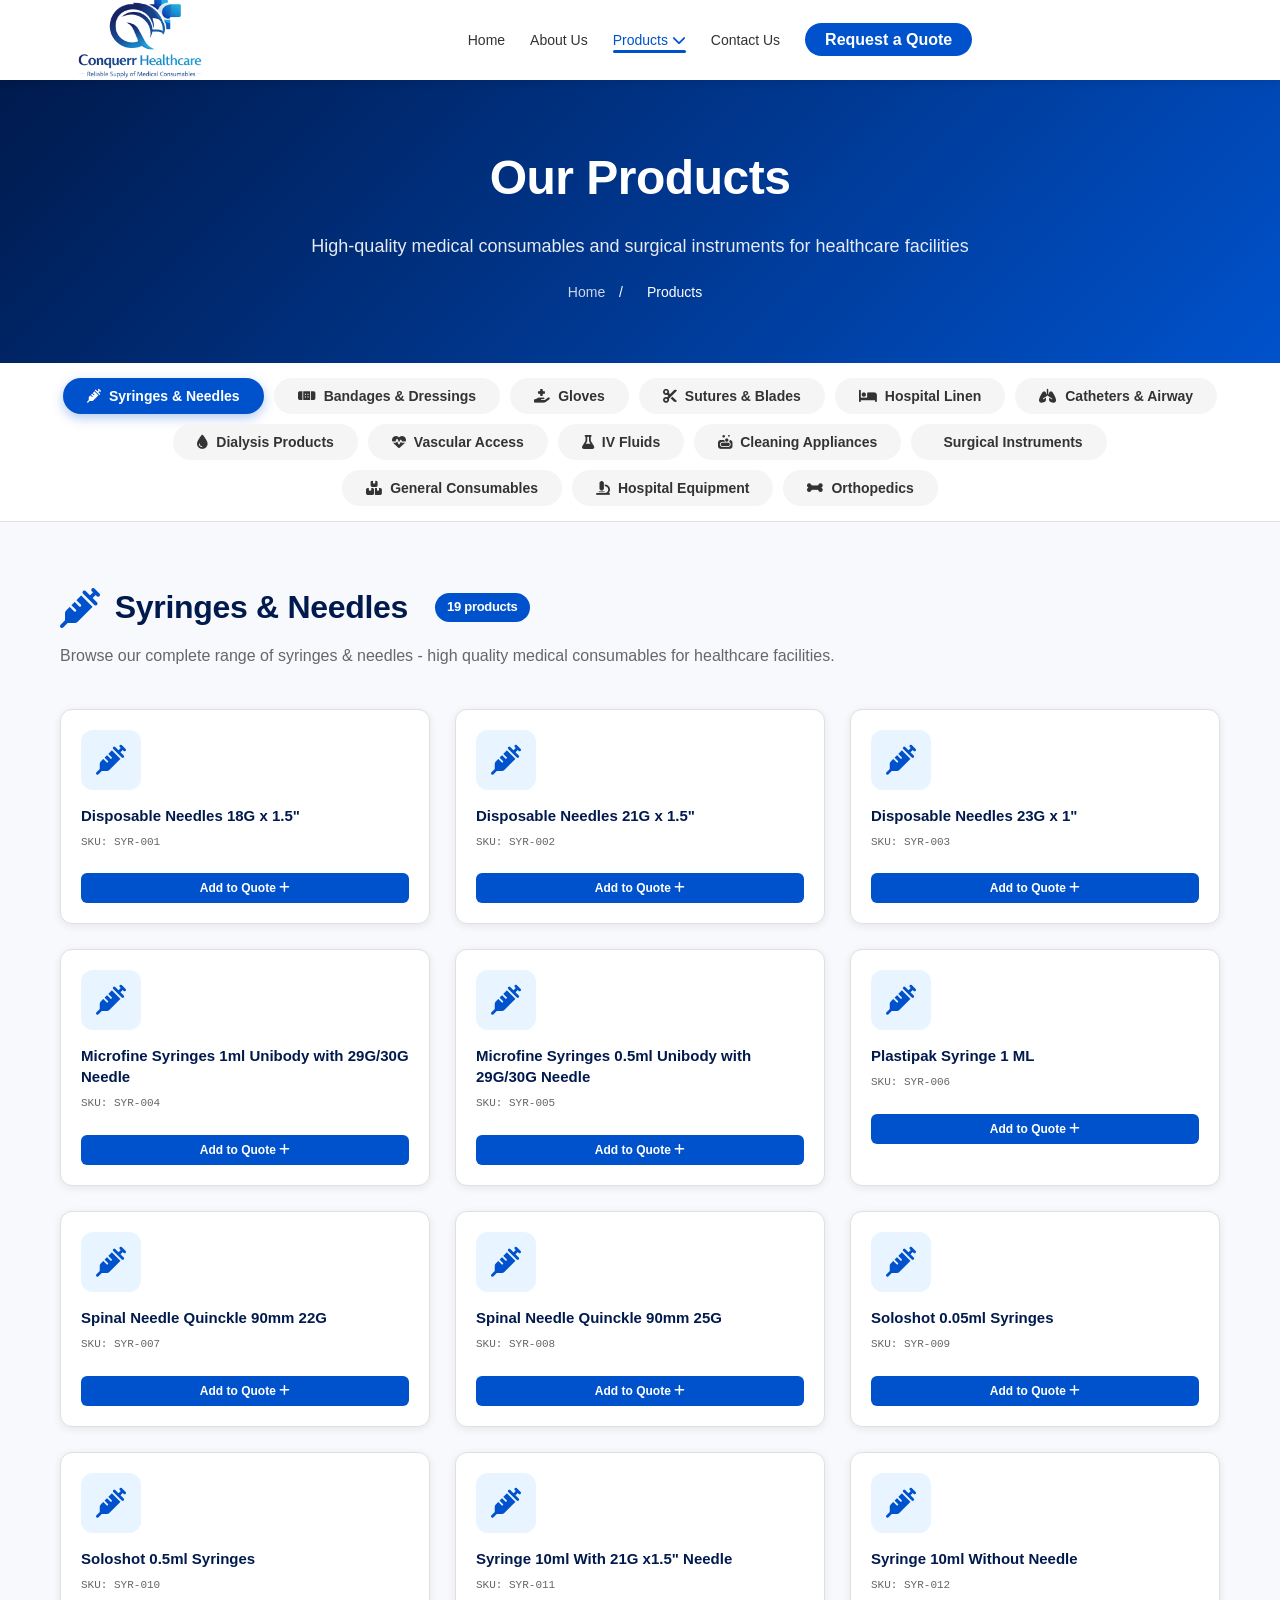
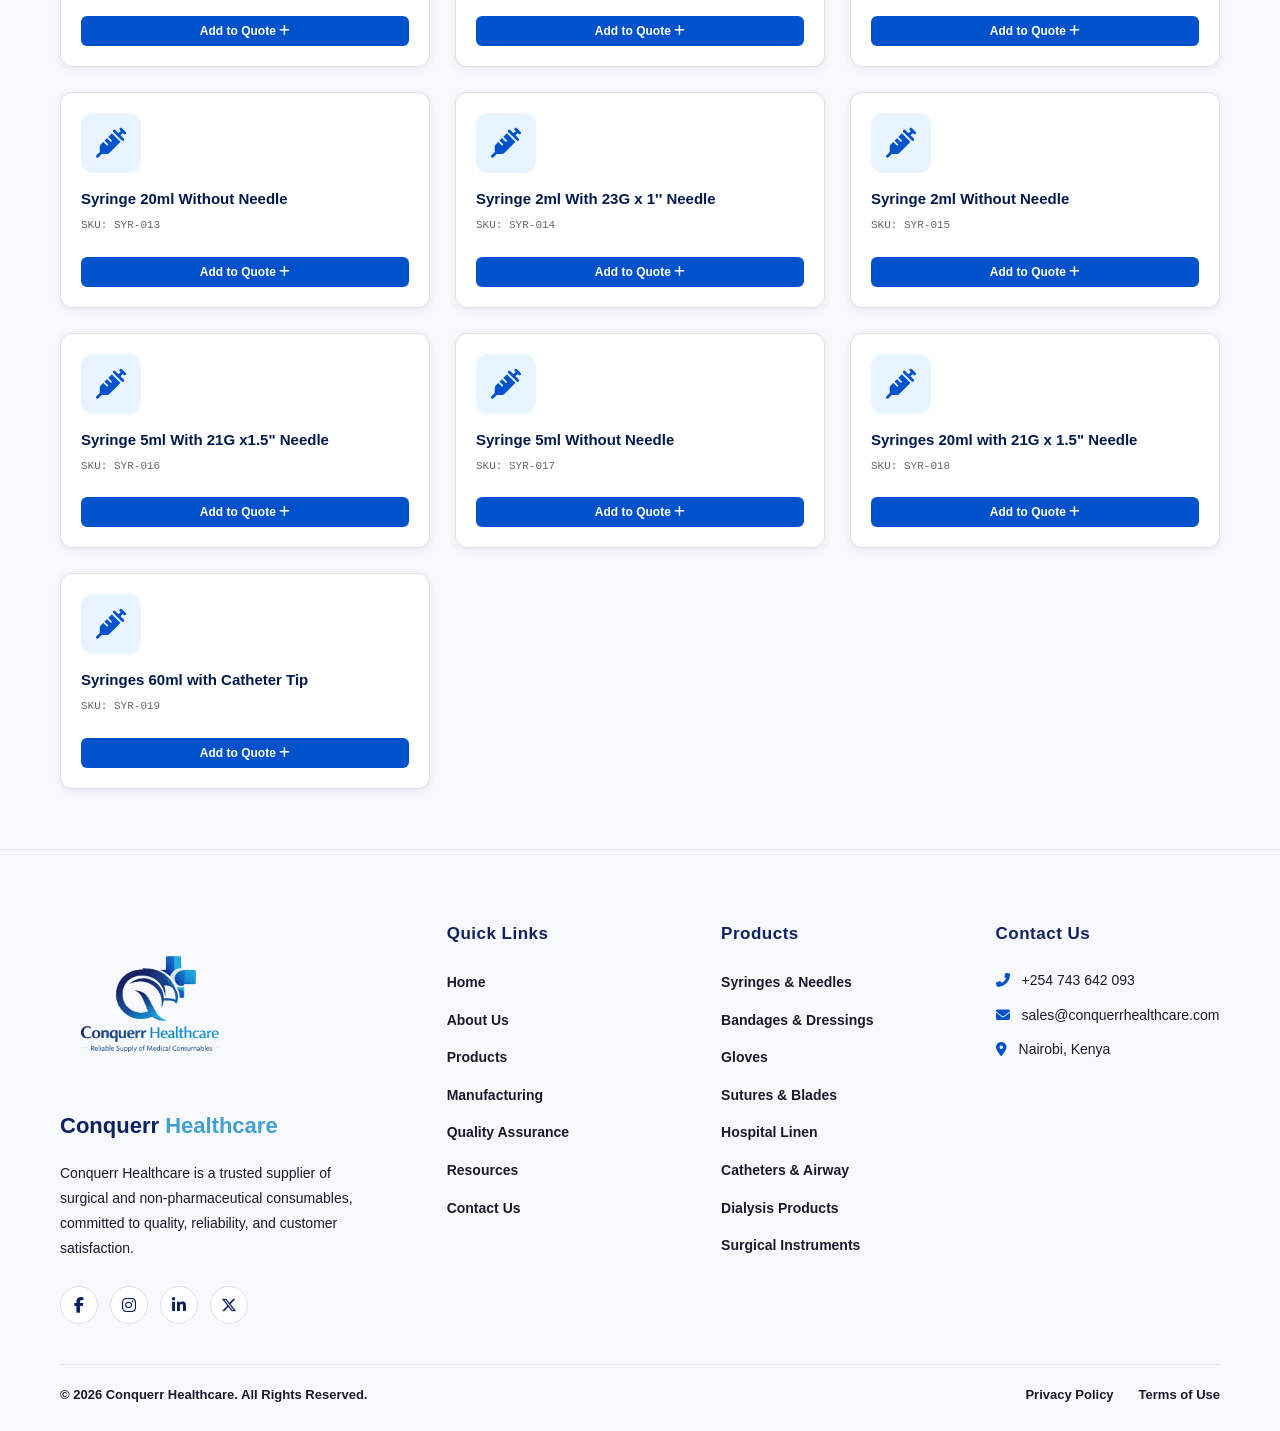
<file: products.html>
<!DOCTYPE html>
<html lang="en">
<head>
    <!-- ====== BASIC META ====== -->
    <meta charset="UTF-8">
    <meta name="viewport" content="width=device-width, initial-scale=1.0, maximum-scale=1.0, user-scalable=yes">

    <!-- ====== PRIMARY TITLE TAG (Most Important for SEO) ====== -->
    <title>Medical Supplies &amp; Surgical Consumables - Conquerr Healthcare Kenya</title>

    <!-- ====== META DESCRIPTION (Shows in Search Results) ====== -->
    <meta name="description" content="Browse our comprehensive range of medical supplies including syringes, gloves, bandages, sutures, IV fluids, and hospital equipment. Quality surgical consumables for healthcare facilities in Kenya.">

    <!-- ====== KEYWORDS ====== -->
    <meta name="keywords" content="medical supplies Kenya, surgical consumables, hospital equipment, syringes, gloves, bandages, IV fluids, healthcare supplier, medical distributor, Conquerr Healthcare, surgical instruments, medical consumables Kenya, healthcare products">

    <!-- ====== ROBOTS (Tells search engines what to index) ====== -->
    <meta name="robots" content="index, follow">

    <!-- ====== AUTHOR ====== -->
    <meta name="author" content="Conquerr Healthcare">

    <!-- ====== CANONICAL URL (Prevents duplicate content issues) ====== -->
    <link rel="canonical" href="https://conquerrhealthcare.com/products.html">

    <!-- ====== OPEN GRAPH (Social Media Sharing - Facebook, LinkedIn) ====== -->
    <meta property="og:title" content="Medical Supplies &amp; Surgical Consumables - Conquerr Healthcare Kenya">
    <meta property="og:description" content="Browse our comprehensive range of quality medical supplies and surgical consumables for healthcare facilities in Kenya. Nationwide delivery available.">
    <meta property="og:url" content="https://conquerrhealthcare.com/products.html">
    <meta property="og:type" content="website">
    <meta property="og:site_name" content="Conquerr Healthcare">
    <meta property="og:image" content="https://conquerrhealthcare.com/og-products.jpg">
    <meta property="og:image:width" content="1200">
    <meta property="og:image:height" content="630">

    <!-- ====== TWITTER CARDS (Twitter Sharing) ====== -->
    <meta name="twitter:card" content="summary_large_image">
    <meta name="twitter:title" content="Medical Supplies &amp; Surgical Consumables - Conquerr Healthcare">
    <meta name="twitter:description" content="Browse our comprehensive range of quality medical supplies for healthcare facilities in Kenya.">
    <meta name="twitter:image" content="https://conquerrhealthcare.com/twitter-products.jpg">

    <!-- ====== GEO META TAGS (Local SEO for Kenya) ====== -->
    <meta name="geo.region" content="KE">
    <meta name="geo.placename" content="Nairobi">
    <meta name="geo.position" content="-1.292066;36.821946">
    <meta name="ICBM" content="-1.292066, 36.821946">

    <!-- ====== STRUCTURED DATA - CollectionPage Schema (Product Listing) ====== -->
    <script type="application/ld+json">
    {
      "@context": "https://schema.org",
      "@type": "CollectionPage",
      "name": "Medical Supplies and Surgical Consumables",
      "description": "Comprehensive range of medical supplies including syringes, gloves, bandages, sutures, IV fluids, and hospital equipment.",
      "url": "https://conquerrhealthcare.com/products.html",
      "about": {
        "@type": "Thing",
        "name": "Medical Supplies"
      },
      "inLanguage": "en",
      "isPartOf": {
        "@type": "WebSite",
        "name": "Conquerr Healthcare",
        "url": "https://conquerrhealthcare.com"
      }
    }
    </script>

    <!-- ====== STRUCTURED DATA - BreadcrumbList Schema ====== -->
    <script type="application/ld+json">
    {
      "@context": "https://schema.org",
      "@type": "BreadcrumbList",
      "itemListElement": [
        {
          "@type": "ListItem",
          "position": 1,
          "name": "Home",
          "item": "https://conquerrhealthcare.com/"
        },
        {
          "@type": "ListItem",
          "position": 2,
          "name": "Products",
          "item": "https://conquerrhealthcare.com/products.html"
        }
      ]
    }
    </script>

    <!-- ====== STRUCTURED DATA - Organization Schema ====== -->
    <script type="application/ld+json">
    {
      "@context": "https://schema.org",
      "@type": "MedicalOrganization",
      "name": "Conquerr Healthcare",
      "description": "Leading supplier of surgical and non-pharmaceutical consumables in Kenya.",
      "url": "https://conquerrhealthcare.com",
      "logo": "https://conquerrhealthcare.com/logo.png",
      "telephone": "+254743642093",
      "email": "sales@conquerrhealthcare.com",
      "address": {
        "@type": "PostalAddress",
        "addressLocality": "Nairobi",
        "addressCountry": "KE"
      },
      "sameAs": [
        "https://www.facebook.com/conquerrhealthcare",
        "https://www.instagram.com/conquerrhealth",
        "https://www.linkedin.com/company/conquerrhealthcare",
        "https://twitter.com/conquerrhealth"
      ]
    }
    </script>

    <!-- ====== FAVICON ====== -->
    <link rel="icon" href="favicon.ico" type="image/x-icon">
    <link rel="shortcut icon" href="favicon.ico" type="image/x-icon">
    <link rel="apple-touch-icon" href="apple-touch-icon.png">

    <!-- ====== PRELOAD (Performance) ====== -->
    <link rel="preconnect" href="https://cdnjs.cloudflare.com">
    <link rel="preconnect" href="https://fonts.googleapis.com">

    <!-- ====== STYLESHEETS ====== -->
    <link rel="stylesheet" href="https://cdnjs.cloudflare.com/ajax/libs/font-awesome/6.4.0/css/all.min.css">
    <link rel="stylesheet" href="https://cdnjs.cloudflare.com/ajax/libs/font-awesome/6.7.2/css/all.min.css">

    <style>
        * { margin: 0; padding: 0; box-sizing: border-box; }

        :root {
            --primary-blue: #0052CC;
            --light-blue: #1E90FF;
            --sky-blue: #87CEEB;
            --dark-navy: #001a4d;
            --white: #ffffff;
            --light-gray: #f5f5f5;
            --text-dark: #333333;
            --text-light: #666666;
            --border-light: #e0e0e0;
            --font-base: -apple-system, BlinkMacSystemFont, "Segoe UI", Roboto, "Helvetica Neue", Arial, sans-serif;
        }

        html { scroll-behavior: smooth; }

        body {
            font-family: var(--font-base);
            line-height: 1.6;
            color: var(--text-dark);
            background-color: #ffffff;
            -webkit-font-smoothing: antialiased;
            -moz-osx-font-smoothing: grayscale;
            text-rendering: optimizeLegibility;
        }

        .container { max-width: 1200px; margin: 0 auto; padding: 0 20px; }

        /* ====== NAVBAR ====== */
        .navbar {
            background: var(--white);
            box-shadow: 0 2px 8px rgba(0,0,0,0.1);
            position: sticky;
            top: 0;
            z-index: 1000;
            transition: all 0.3s ease;
        }

        .nav-container {
            max-width: 1200px;
            margin: 0 auto;
            padding: 0 20px;
            display: flex;
            justify-content: space-between;
            align-items: center;
            height: 80px;
        }

        .nav-logo {
    display: flex;
    align-items: center;
    gap: 12px;
    text-decoration: none;
    font-weight: bold;
    flex-shrink: 0;
}

.logo-img { 
    height: 160px; 
    width: auto; 
    max-width: 200px;
    object-fit: contain;
}

        .logo-text { display: flex; flex-direction: column; line-height: 1; }
        .main-text { font-size: 20px; font-weight: 700; color: #0e2263; letter-spacing: -0.5px; }
        .sub-text { font-size: 18px; font-weight: 500; color: #42A1CE; margin-top: 2px; }

        .nav-menu {
            display: flex;
            list-style: none;
            align-items: center;
            gap: 25px;
            flex: 1;
            justify-content: center;
        }

        .nav-link {
            color: var(--text-dark);
            text-decoration: none;
            font-size: 14px;
            font-weight: 500;
            transition: color 0.3s ease;
            position: relative;
        }

        .nav-link:hover, .nav-link.active { color: var(--primary-blue); }

        .nav-link.active::after {
            content: '';
            position: absolute;
            bottom: -5px;
            left: 0;
            width: 100%;
            height: 3px;
            background: var(--primary-blue);
            border-radius: 2px;
        }

        .btn-quote {
            background: var(--primary-blue);
            color: var(--white) !important;
            padding: 8px 20px;
            border-radius: 20px;
            font-weight: 600;
            transition: all 0.3s ease;
            cursor: pointer;
            border: none;
            text-decoration: none;
            white-space: nowrap;
        }

        .btn-quote:hover { background: var(--dark-navy); transform: translateY(-2px); }

        .dropdown { position: relative; }

        .dropdown-menu {
            display: none;
            position: absolute;
            top: 100%;
            left: 0;
            background: var(--white);
            min-width: 220px;
            border-radius: 8px;
            box-shadow: 0 8px 16px rgba(0,0,0,0.1);
            margin-top: 10px;
            padding: 10px 0;
            z-index: 999;
            max-height: 400px;
            overflow-y: auto;
        }

        .dropdown-menu a {
            display: block;
            padding: 10px 20px;
            color: var(--text-dark);
            text-decoration: none;
            font-size: 13px;
            transition: all 0.3s ease;
        }

        .dropdown-menu a:hover {
            background: var(--light-gray);
            color: var(--primary-blue);
            padding-left: 25px;
        }

        .dropdown:hover .dropdown-menu { display: block; }

        .hamburger { display: none; flex-direction: column; cursor: pointer; gap: 6px; }
        .hamburger span { width: 25px; height: 3px; background: var(--primary-blue); border-radius: 3px; transition: all 0.3s ease; }

        /* ====== PAGE HEADER ====== */
        .page-header {
            background: linear-gradient(135deg, var(--dark-navy) 0%, var(--primary-blue) 100%);
            padding: 60px 20px;
            text-align: center;
            color: white;
        }

        .page-header h1 {
            font-size: 48px;
            font-weight: 800;
            margin-bottom: 15px;
            letter-spacing: -0.5px;
        }

        .page-header p {
            font-size: 18px;
            opacity: 0.9;
            max-width: 700px;
            margin: 0 auto;
        }

        .breadcrumb {
            margin-top: 20px;
            font-size: 14px;
        }

        .breadcrumb a {
            color: rgba(255,255,255,0.8);
            text-decoration: none;
        }

        .breadcrumb a:hover {
            color: white;
        }

        .breadcrumb span {
            margin: 0 10px;
        }

        /* ====== CATEGORY NAV ====== */
        .category-nav {
            background: var(--white);
            border-bottom: 1px solid var(--border-light);
            position: sticky;
            top: 80px;
            z-index: 99;
            overflow-x: auto;
            white-space: nowrap;
            scrollbar-width: thin;
        }

        .category-nav-container {
            max-width: 1200px;
            margin: 0 auto;
            padding: 15px 20px;
            display: flex;
            gap: 10px;
            flex-wrap: wrap;
            justify-content: center;
        }

        .category-btn {
            padding: 10px 24px;
            background: var(--light-gray);
            border: none;
            border-radius: 30px;
            font-size: 14px;
            font-weight: 600;
            cursor: pointer;
            transition: all 0.3s ease;
            color: var(--text-dark);
            display: inline-flex;
            align-items: center;
            gap: 8px;
            font-family: inherit;
        }

        .category-btn i {
            font-size: 14px;
        }

        .category-btn:hover {
            background: var(--primary-blue);
            color: white;
            transform: translateY(-2px);
        }

        .category-btn.active {
            background: var(--primary-blue);
            color: white;
            box-shadow: 0 4px 12px rgba(0,82,204,0.3);
        }

        /* ====== PRODUCTS SECTION ====== */
        .products-main {
            padding: 60px 20px;
            background: #f8f9fc;
        }

        .category-title {
            font-size: 32px;
            font-weight: 800;
            color: var(--dark-navy);
            margin-bottom: 10px;
            display: flex;
            align-items: center;
            gap: 15px;
            letter-spacing: -0.3px;
        }

        .category-title i {
            font-size: 40px;
            color: var(--primary-blue);
        }

        .category-description {
            color: var(--text-light);
            margin-bottom: 40px;
            font-size: 16px;
        }

        .products-count {
            display: inline-block;
            background: var(--primary-blue);
            color: white;
            padding: 4px 12px;
            border-radius: 20px;
            font-size: 13px;
            margin-left: 12px;
        }

        .products-grid {
            display: grid;
            grid-template-columns: repeat(auto-fill, minmax(280px, 1fr));
            gap: 25px;
        }

        .product-item {
            background: var(--white);
            border-radius: 12px;
            padding: 20px;
            transition: all 0.3s ease;
            box-shadow: 0 2px 8px rgba(0,0,0,0.08);
            border: 1px solid var(--border-light);
            position: relative;
        }

        .product-item:hover {
            transform: translateY(-5px);
            box-shadow: 0 12px 24px rgba(0,82,204,0.15);
            border-color: var(--primary-blue);
        }

        .product-icon {
            width: 60px;
            height: 60px;
            background: rgba(30,144,255,0.1);
            border-radius: 12px;
            display: flex;
            align-items: center;
            justify-content: center;
            margin-bottom: 15px;
        }

        .product-icon i {
            font-size: 30px;
            color: var(--primary-blue);
        }

        .product-name {
            font-size: 15px;
            font-weight: 600;
            color: var(--dark-navy);
            margin-bottom: 8px;
            line-height: 1.4;
        }

        .product-sku {
            font-size: 11px;
            color: var(--text-light);
            font-family: monospace;
            margin-bottom: 12px;
        }

        .add-to-quote {
            background: var(--primary-blue);
            color: white;
            border: none;
            padding: 8px 16px;
            border-radius: 6px;
            font-size: 12px;
            font-weight: 600;
            cursor: pointer;
            transition: all 0.3s ease;
            width: 100%;
            margin-top: 10px;
            font-family: inherit;
        }

        .add-to-quote:hover {
            background: var(--dark-navy);
        }

        /* ====== QUOTE MODAL - FIXED FOR MOBILE ====== */
        .quote-modal-overlay {
            display: none;
            position: fixed;
            top: 0; left: 0;
            width: 100%; height: 100%;
            background: rgba(0,26,77,0.6);
            z-index: 9999;
            align-items: center;
            justify-content: center;
            padding: 10px;
            backdrop-filter: blur(4px);
            overflow-y: auto;
        }

        .quote-modal-overlay.active { display: flex; }

        .quote-modal {
            background: #fff;
            border-radius: 16px;
            width: 100%;
            max-width: 900px;
            max-height: 95vh;
            overflow: hidden;
            display: flex;
            flex-direction: column;
            box-shadow: 0 25px 60px rgba(0,26,77,0.25);
            animation: modalSlideIn 0.3s ease;
            margin: 10px;
        }

        @keyframes modalSlideIn {
            from { opacity: 0; transform: translateY(-30px) scale(0.97); }
            to { opacity: 1; transform: translateY(0) scale(1); }
        }

        .quote-modal-header {
            background: linear-gradient(135deg, var(--dark-navy) 0%, var(--primary-blue) 100%);
            color: white;
            padding: 16px 20px;
            display: flex;
            justify-content: space-between;
            align-items: center;
            flex-shrink: 0;
        }

        .quote-modal-header h2 { font-size: 18px; font-weight: 700; }
        .quote-modal-header p { font-size: 12px; opacity: 0.85; margin-top: 2px; }

        .close-modal-btn {
            background: rgba(255,255,255,0.2);
            border: none;
            color: white;
            width: 32px; height: 32px;
            border-radius: 50%;
            font-size: 16px;
            cursor: pointer;
            display: flex;
            align-items: center;
            justify-content: center;
            transition: background 0.2s;
            flex-shrink: 0;
        }

        .close-modal-btn:hover { background: rgba(255,255,255,0.35); }

        .quote-modal-body {
            display: grid;
            grid-template-columns: 1fr 1fr;
            gap: 0;
            flex: 1;
            overflow: hidden;
            min-height: 400px;
        }

        .quote-left {
            padding: 16px 16px 16px 20px;
            border-right: 1px solid #e5e7eb;
            overflow-y: auto;
            max-height: 60vh;
        }

        .quote-right {
            padding: 16px 20px 16px 16px;
            overflow-y: auto;
            display: flex;
            flex-direction: column;
            max-height: 60vh;
        }

        .quote-left h3, .quote-right h3 {
            font-size: 14px;
            font-weight: 700;
            color: var(--dark-navy);
            margin-bottom: 10px;
            padding-bottom: 8px;
            border-bottom: 2px solid #eef2ff;
        }

        .category-select, .product-search-input {
            width: 100%;
            padding: 8px 10px;
            border: 1.5px solid #d1d9e6;
            border-radius: 8px;
            font-size: 13px;
            color: var(--text-dark);
            background: #fff;
            margin-bottom: 10px;
            outline: none;
            transition: border-color 0.2s;
            -webkit-appearance: none;
            appearance: none;
            font-family: inherit;
        }

        .category-select:focus, .product-search-input:focus { border-color: var(--primary-blue); }

        .products-list {
            max-height: 180px;
            overflow-y: auto;
            border: 1.5px solid #d1d9e6;
            border-radius: 8px;
            margin-bottom: 10px;
            -webkit-overflow-scrolling: touch;
        }

        .product-list-item {
            padding: 8px 10px;
            font-size: 13px;
            cursor: pointer;
            border-bottom: 1px solid #f0f4f8;
            display: flex;
            justify-content: space-between;
            align-items: center;
            transition: background 0.15s;
            gap: 8px;
        }

        .product-list-item:last-child { border-bottom: none; }
        .product-list-item:hover { background: #eef2ff; }
        .product-list-item .sku { font-size: 11px; color: #94a3b8; }

        .add-to-quote-btn {
            background: var(--primary-blue);
            color: white;
            border: none;
            padding: 6px 12px;
            border-radius: 6px;
            font-size: 12px;
            font-weight: 600;
            cursor: pointer;
            white-space: nowrap;
            transition: background 0.2s;
            flex-shrink: 0;
            font-family: inherit;
        }

        .add-to-quote-btn:hover { background: var(--dark-navy); }

        .quote-items-list {
            flex: 1;
            overflow-y: auto;
            margin-bottom: 12px;
            max-height: 200px;
            -webkit-overflow-scrolling: touch;
        }

        .quote-item {
            display: flex;
            align-items: center;
            gap: 8px;
            padding: 8px 10px;
            background: #f8faff;
            border-radius: 8px;
            margin-bottom: 6px;
            border: 1px solid #e2eaff;
            flex-wrap: wrap;
        }

        .quote-item-info { flex: 1; min-width: 0; }
        .quote-item-info .name { font-size: 12px; font-weight: 600; color: var(--dark-navy); line-height: 1.3; }
        .quote-item-info .sku { font-size: 10px; color: #94a3b8; }

        .qty-control { display: flex; align-items: center; gap: 4px; }

        .qty-btn {
            width: 22px; height: 22px;
            border: 1.5px solid #d1d9e6;
            background: white;
            border-radius: 4px;
            font-size: 13px;
            cursor: pointer;
            display: flex;
            align-items: center;
            justify-content: center;
            transition: all 0.15s;
            line-height: 1;
            font-family: inherit;
        }

        .qty-btn:hover { background: var(--primary-blue); color: white; border-color: var(--primary-blue); }

        .qty-input {
            width: 32px;
            text-align: center;
            border: 1.5px solid #d1d9e6;
            border-radius: 4px;
            font-size: 12px;
            padding: 2px;
            outline: none;
            font-family: inherit;
        }

        .remove-item-btn {
            background: none;
            border: none;
            color: #ef4444;
            cursor: pointer;
            font-size: 13px;
            padding: 2px 4px;
            transition: color 0.15s;
        }

        .remove-item-btn:hover { color: #b91c1c; }

        .quote-empty {
            text-align: center;
            padding: 20px 10px;
            color: #94a3b8;
        }

        .quote-empty i { font-size: 28px; margin-bottom: 8px; display: block; }
        .quote-empty p { font-size: 12px; }

        .contact-fields { margin-bottom: 10px; }

        .contact-field {
            width: 100%;
            padding: 7px 10px;
            border: 1.5px solid #d1d9e6;
            border-radius: 8px;
            font-size: 13px;
            margin-bottom: 6px;
            outline: none;
            transition: border-color 0.2s;
            font-family: inherit;
        }

        .contact-field:focus { border-color: var(--primary-blue); }

        .send-buttons { display: flex; gap: 8px; flex-wrap: wrap; }

        .send-btn {
            flex: 1;
            padding: 9px 12px;
            border: none;
            border-radius: 8px;
            font-size: 12px;
            font-weight: 700;
            cursor: pointer;
            display: flex;
            align-items: center;
            justify-content: center;
            gap: 6px;
            transition: all 0.2s;
            min-width: 80px;
            font-family: inherit;
        }

        .send-email-btn { background: var(--primary-blue); color: white; }
        .send-email-btn:hover { background: var(--dark-navy); transform: translateY(-1px); }

        .send-whatsapp-btn { background: #25D366; color: white; }
        .send-whatsapp-btn:hover { background: #128C7E; transform: translateY(-1px); }

        .quote-count-badge {
            background: #ef4444;
            color: white;
            border-radius: 50%;
            width: 18px; height: 18px;
            font-size: 10px;
            font-weight: 700;
            display: inline-flex;
            align-items: center;
            justify-content: center;
            margin-left: 4px;
        }

        /* ====== FOOTER ====== */
        .footer {
            background: #f8f9fc;
            padding: 70px 20px 25px;
            color: #1a1a2e;
            border-top: 1px solid #e5e7eb;
        }

        .footer-content {
            display: grid;
            grid-template-columns: 1.5fr 1fr 1fr 1fr;
            gap: 50px;
            padding-bottom: 40px;
            border-bottom: 1px solid #e5e7eb;
        }

        .footer-logo { margin-bottom: 18px; }
        .logo-img-footer { width: 180px; height: auto; }

        .footer-section p {
            font-size: 14px;
            line-height: 1.8;
            color: #1a1a2e;
            font-weight: 500;
            margin-bottom: 25px;
            max-width: 300px;
        }

        .footer-section h4 {
            font-size: 17px;
            font-weight: 800;
            color: #0e2263;
            margin-bottom: 22px;
            letter-spacing: 0.5px;
        }

        .footer-section ul {
            list-style: none;
            padding: 0;
            margin: 0;
        }

        .footer-section ul li {
            margin-bottom: 12px;
        }

        .footer-section ul li a {
            text-decoration: none;
            color: #1a1a2e;
            font-size: 14px;
            font-weight: 600;
            transition: all 0.3s ease;
        }

        .footer-section ul li a:hover {
            color: var(--primary-blue);
            padding-left: 5px;
        }

        .contact-info li {
            display: flex;
            align-items: flex-start;
            gap: 12px;
            color: #1a1a2e;
            font-size: 14px;
            font-weight: 500;
            line-height: 1.6;
            margin-bottom: 14px;
        }

        .contact-info i {
            color: var(--primary-blue);
            margin-top: 4px;
            font-weight: 700;
        }

        .social-links {
            display: flex;
            gap: 12px;
            margin-top: 10px;
        }

        .social-links a {
            width: 38px;
            height: 38px;
            border-radius: 50%;
            background: #ffffff;
            border: 1px solid #dbe3f0;
            display: flex;
            align-items: center;
            justify-content: center;
            color: #0e2263;
            font-size: 16px;
            font-weight: 700;
            transition: all 0.3s ease;
            text-decoration: none;
        }

        .social-links a:hover {
            background: var(--primary-blue);
            color: #fff;
            transform: translateY(-3px);
            border-color: var(--primary-blue);
        }

        .footer-bottom {
            padding-top: 20px;
            display: flex;
            justify-content: space-between;
            align-items: center;
            font-size: 13px;
            font-weight: 600;
            color: #1a1a2e;
        }

        .footer-links {
            display: flex;
            gap: 25px;
        }

        .footer-links a {
            text-decoration: none;
            color: #1a1a2e;
            font-weight: 600;
            transition: 0.3s ease;
        }

        .footer-links a:hover {
            color: var(--primary-blue);
        }

        .scroll-to-top {
            position: fixed;
            bottom: 30px; right: 30px;
            width: 45px; height: 45px;
            background: var(--primary-blue);
            color: var(--white);
            border: none;
            border-radius: 50%;
            cursor: pointer;
            display: none;
            align-items: center;
            justify-content: center;
            font-size: 20px;
            transition: all 0.3s ease;
            box-shadow: 0 4px 12px rgba(0,82,204,0.3);
            z-index: 999;
        }

        .scroll-to-top:hover { background: var(--dark-navy); transform: translateY(-3px); }
        .scroll-to-top.show { display: flex; }

        /* ====== RESPONSIVE ====== */
        @media (max-width: 1024px) {
            .quote-modal-body { grid-template-columns: 1fr; }
            .quote-left { border-right: none; border-bottom: 1px solid #e5e7eb; max-height: 280px; }
            .send-buttons { flex-direction: column; }
        }

        @media (max-width: 768px) {
            .nav-menu {
                display: none;
                position: absolute;
                top: 80px; left: 0;
                width: 100%;
                flex-direction: column;
                background: var(--white);
                box-shadow: 0 8px 16px rgba(0,0,0,0.1);
                padding: 20px 0;
                gap: 0;
                z-index: 999;
            }
            .nav-menu.active { display: flex; }
            .nav-menu li { width: 100%; text-align: center; }
            .nav-menu li a { display: block; padding: 12px; }
            .hamburger { display: flex; }
            .products-grid { grid-template-columns: 1fr; }
            .footer-content { grid-template-columns: 1fr; gap: 30px; }
            .footer-bottom { flex-direction: column; gap: 15px; text-align: center; }
            .page-header h1 { font-size: 32px; }
            .category-title { font-size: 24px; }
            .category-title i { font-size: 28px; }
            .category-nav-container { flex-wrap: nowrap; justify-content: flex-start; }
            
            /* Mobile modal fixes */
            .quote-modal {
                max-height: 98vh;
                margin: 5px;
                border-radius: 12px;
            }
            .quote-modal-body {
                grid-template-columns: 1fr;
                max-height: none;
            }
            .quote-left {
                border-right: none;
                border-bottom: 1px solid #e5e7eb;
                max-height: 40vh;
                padding: 12px 16px;
            }
            .quote-right {
                max-height: 50vh;
                padding: 12px 16px;
            }
            .quote-modal-header {
                padding: 12px 16px;
            }
            .quote-modal-header h2 { font-size: 16px; }
            .products-list { max-height: 150px; }
            .quote-items-list { max-height: 150px; }
            .send-buttons { flex-direction: row; }
            .send-btn { padding: 8px 10px; font-size: 11px; }
            .contact-field { font-size: 12px; padding: 6px 8px; }
            .quote-modal-header p { font-size: 11px; }
        }

        @media (max-width: 480px) {
            .page-header h1 { font-size: 24px; }
            .products-grid { grid-template-columns: 1fr; }
            
            /* Small phone modal */
            .quote-modal {
                margin: 4px;
                border-radius: 10px;
            }
            .quote-left, .quote-right {
                padding: 10px 12px;
                max-height: 45vh;
            }
            .quote-modal-header h2 { font-size: 14px; }
            .quote-modal-header p { font-size: 10px; }
            .product-list-item { font-size: 12px; padding: 6px 8px; }
            .add-to-quote-btn { font-size: 11px; padding: 4px 10px; }
            .quote-item { padding: 6px 8px; }
            .quote-item-info .name { font-size: 11px; }
            .qty-btn { width: 20px; height: 20px; font-size: 12px; }
            .qty-input { width: 28px; font-size: 11px; }
            .send-btn { font-size: 11px; padding: 7px 8px; }
        }
    </style>
</head>
<body>

    <!-- Navigation Bar -->
    <nav class="navbar" role="navigation" aria-label="Main Navigation">
        <div class="nav-container">
            <a href="index.html" class="nav-logo">
                <img src="logo.png" alt="Conquerr Healthcare Logo - Trusted Medical Supplies in Kenya" class="logo-img" onerror="this.style.display='none'">
               
            </a>
            <div class="hamburger" id="hamburger">
                <span></span><span></span><span></span>
            </div>
            <ul class="nav-menu" id="navMenu">
                <li><a href="index.html" class="nav-link">Home</a></li>
                <li><a href="index.html#about" class="nav-link">About Us</a></li>
                <li class="dropdown">
                    <a href="products.html" class="nav-link active">Products <i class="fas fa-chevron-down"></i></a>
                    <div class="dropdown-menu" id="categoryDropdown"></div>
                </li>
            
                <li><a href="index.html#contact" class="nav-link">Contact Us</a></li>
                <li><a href="#" class="btn-quote" id="quoteBtn">Request a Quote <span class="quote-count-badge" id="quoteBadge" style="display:none">0</span></a></li>
            </ul>
        </div>
    </nav>

    <!-- Page Header -->
    <div class="page-header">
        <div class="container">
            <h1>Our Products</h1>
            <p>High-quality medical consumables and surgical instruments for healthcare facilities</p>
            <div class="breadcrumb">
                <a href="index.html">Home</a>
                <span>/</span>
                <span>Products</span>
            </div>
        </div>
    </div>

    <!-- Category Navigation -->
    <div class="category-nav">
        <div class="category-nav-container" id="categoryNav">
            <!-- Categories will be dynamically inserted -->
        </div>
    </div>

    <!-- Products Section -->
    <section class="products-main" aria-labelledby="products-heading">
        <div class="container">
            <div id="productsContent">
                <!-- Dynamic product listing -->
            </div>
        </div>
    </section>

    <!-- Footer -->
    <footer class="footer" role="contentinfo">
        <div class="container">
            <div class="footer-content">
                <div class="footer-section">
                    <div class="footer-logo">
                        <img src="logo.png" alt="Conquerr Healthcare Logo - Trusted Medical Supplies in Kenya" class="logo-img-footer" loading="lazy" onerror="this.style.display='none'">
                        <div style="font-size:22px;font-weight:800;color:#0e2263;">Conquerr <span style="color:#42A1CE;">Healthcare</span></div>
                    </div>
                    <p>Conquerr Healthcare is a trusted supplier of surgical and non-pharmaceutical consumables, committed to quality, reliability, and customer satisfaction.</p>
                    <div class="social-links">
                        <a href="https://www.facebook.com/conquerrhealthcare" target="_blank" rel="noopener noreferrer" aria-label="Facebook - Conquerr Healthcare">
                            <i class="fab fa-facebook-f"></i>
                        </a>
                        <a href="https://www.instagram.com/conquerrhealth" target="_blank" rel="noopener noreferrer" aria-label="Instagram - Conquerr Healthcare">
                            <i class="fab fa-instagram"></i>
                        </a>
                        <a href="https://www.linkedin.com/company/conquerrhealthcare" target="_blank" rel="noopener noreferrer" aria-label="LinkedIn - Conquerr Healthcare">
                            <i class="fab fa-linkedin-in"></i>
                        </a>
                        <a href="https://twitter.com/conquerrhealth" target="_blank" rel="noopener noreferrer" aria-label="X Twitter - Conquerr Healthcare">
                            <i class="fab fa-x-twitter"></i>
                        </a>
                    </div>
                </div>
                <div class="footer-section">
                    <h4>Quick Links</h4>
                    <ul>
                        <li><a href="index.html">Home</a></li>
                        <li><a href="index.html#about">About Us</a></li>
                        <li><a href="products.html">Products</a></li>
                        <li><a href="index.html#manufacturing">Manufacturing</a></li>
                        <li><a href="index.html#quality">Quality Assurance</a></li>
                        <li><a href="index.html#resources">Resources</a></li>
                        <li><a href="index.html#contact">Contact Us</a></li>
                    </ul>
                </div>
                <div class="footer-section">
                    <h4>Products</h4>
                    <ul>
                        <li><a href="products.html?category=Syringes%20%26%20Needles">Syringes & Needles</a></li>
                        <li><a href="products.html?category=Bandages%20%26%20Dressings">Bandages & Dressings</a></li>
                        <li><a href="products.html?category=Gloves">Gloves</a></li>
                        <li><a href="products.html?category=Sutures%20%26%20Blades">Sutures & Blades</a></li>
                        <li><a href="products.html?category=Hospital%20Linen">Hospital Linen</a></li>
                        <li><a href="products.html?category=Catheters%20%26%20Airway">Catheters & Airway</a></li>
                        <li><a href="products.html?category=Dialysis%20Products">Dialysis Products</a></li>
                        <li><a href="products.html?category=Surgical%20Instruments">Surgical Instruments</a></li>
                    </ul>
                </div>
                <div class="footer-section">
                    <h4>Contact Us</h4>
                    <ul class="contact-info">
                        <li><i class="fas fa-phone-alt"></i> +254 743 642 093</li>
                        <li><i class="fas fa-envelope"></i> sales@conquerrhealthcare.com</li>
                        <li><i class="fas fa-location-dot"></i> Nairobi, Kenya</li>
                    </ul>
                </div>
            </div>
            <div class="footer-bottom">
                <p>© 2026 Conquerr Healthcare. All Rights Reserved.</p>
                <div class="footer-links">
                    <a href="privacy.html">Privacy Policy</a>
                    <a href="terms.html">Terms of Use</a>
                </div>
            </div>
        </div>
    </footer>

    <!-- Scroll to Top -->
    <button class="scroll-to-top" id="scrollToTop" aria-label="Scroll to top"><i class="fas fa-arrow-up"></i></button>

    <!-- Quote Modal - FIXED FOR MOBILE (same as index.html) -->
    <div class="quote-modal-overlay" id="quoteModal">
        <div class="quote-modal">
            <div class="quote-modal-header">
                <div>
                    <h2><i class="fas fa-file-invoice" style="margin-right:8px"></i>Request a Quote</h2>
                    <p>Select products and send your quote via Email or WhatsApp</p>
                </div>
                <button class="close-modal-btn" id="closeModal" aria-label="Close quote modal"><i class="fas fa-times"></i></button>
            </div>
            <div class="quote-modal-body">
                <div class="quote-left">
                    <h3><i class="fas fa-search" style="margin-right:6px;color:var(--primary-blue)"></i>Browse &amp; Add Products</h3>
                    <select class="category-select" id="modalCategorySelect">
                        <option value="">— Select a Category —</option>
                    </select>
                    <input type="text" class="product-search-input" id="productSearchInput" placeholder="Search products by name or SKU..." style="display:none">
                    <div class="products-list" id="modalProductsList">
                        <div style="padding:20px;text-align:center;color:#94a3b8;font-size:13px">
                            <i class="fas fa-list" style="font-size:28px;margin-bottom:8px;display:block"></i>
                            Select a category to browse products
                        </div>
                    </div>
                </div>
                <div class="quote-right">
                    <h3><i class="fas fa-clipboard-list" style="margin-right:6px;color:var(--primary-blue)"></i>Your Quote List <span id="quoteItemCount" style="font-size:12px;font-weight:400;color:#94a3b8"></span></h3>
                    <div class="quote-items-list" id="quoteItemsList">
                        <div class="quote-empty">
                            <i class="fas fa-cart-plus"></i>
                            <p>No products added yet.<br>Browse and add products from the left panel.</p>
                        </div>
                    </div>
                    <div>
                        <h3 style="border-top:2px solid #eef2ff;padding-top:14px;margin-bottom:10px">
                            <i class="fas fa-user" style="margin-right:6px;color:var(--primary-blue)"></i>Your Details 
                            <span style="font-size:11px;font-weight:400;color:#94a3b8">(required for quote)</span>
                        </h3>
                        <div class="contact-fields">
                            <input type="text" class="contact-field" id="quoteContactName" placeholder="Your Full Name *" required>
                            <input type="email" class="contact-field" id="quoteContactEmail" placeholder="Your Email Address *" required>
                            <input type="text" class="contact-field" id="quoteContactPhone" placeholder="Phone Number (for WhatsApp)">
                            <textarea class="contact-field" id="quoteNotes" placeholder="Additional notes or requirements..." rows="2" style="resize:vertical"></textarea>
                        </div>
                        <div class="send-buttons">
                            <button class="send-btn send-email-btn" id="sendEmailBtn">
                                <i class="fas fa-envelope"></i> Send via Email
                            </button>
                            <button class="send-btn send-whatsapp-btn" id="sendWhatsappBtn">
                                <i class="fab fa-whatsapp"></i> Send via WhatsApp
                            </button>
                        </div>
                    </div>
                </div>
            </div>
        </div>
    </div>

    <script>
    // ============================================
    // FULL PRODUCT DATABASE - SAME AS INDEX.HTML
    // ============================================
    const productsDB = {
        syringes: [
            { name: "Disposable Needles 18G x 1.5\"", sku: "SYR-001", category: "syringes" },
            { name: "Disposable Needles 21G x 1.5\"", sku: "SYR-002", category: "syringes" },
            { name: "Disposable Needles 23G x 1\"", sku: "SYR-003", category: "syringes" },
            { name: "Microfine Syringes 1ml Unibody with 29G/30G Needle", sku: "SYR-004", category: "syringes" },
            { name: "Microfine Syringes 0.5ml Unibody with 29G/30G Needle", sku: "SYR-005", category: "syringes" },
            { name: "Plastipak Syringe 1 ML", sku: "SYR-006", category: "syringes" },
            { name: "Spinal Needle Quinckle 90mm 22G", sku: "SYR-007", category: "syringes" },
            { name: "Spinal Needle Quinckle 90mm 25G", sku: "SYR-008", category: "syringes" },
            { name: "Soloshot 0.05ml Syringes", sku: "SYR-009", category: "syringes" },
            { name: "Soloshot 0.5ml Syringes", sku: "SYR-010", category: "syringes" },
            { name: "Syringe 10ml With 21G x1.5\" Needle", sku: "SYR-011", category: "syringes" },
            { name: "Syringe 10ml Without Needle", sku: "SYR-012", category: "syringes" },
            { name: "Syringe 20ml Without Needle", sku: "SYR-013", category: "syringes" },
            { name: "Syringe 2ml With 23G x 1'' Needle", sku: "SYR-014", category: "syringes" },
            { name: "Syringe 2ml Without Needle", sku: "SYR-015", category: "syringes" },
            { name: "Syringe 5ml With 21G x1.5\" Needle", sku: "SYR-016", category: "syringes" },
            { name: "Syringe 5ml Without Needle", sku: "SYR-017", category: "syringes" },
            { name: "Syringes 20ml with 21G x 1.5\" Needle", sku: "SYR-018", category: "syringes" },
            { name: "Syringes 60ml with Catheter Tip", sku: "SYR-019", category: "syringes" }
        ],
        bandages: [
            { name: "Adhesive Elastic Fabric Bandage Waterproof (76x19mm)", sku: "BAN-001", category: "bandages" },
            { name: "Adhesive Non-Woven Wound Dressing 25x10cm", sku: "BAN-002", category: "bandages" },
            { name: "Adhesive PU Wound Dressing 25x10cm", sku: "BAN-003", category: "bandages" },
            { name: "Alcohol Pads/Swabs 65mm x 30mm 70% Isopropyl Alcohol", sku: "BAN-004", category: "bandages" },
            { name: "Autoclave Tape 1\" x 50M", sku: "BAN-005", category: "bandages" },
            { name: "Autoclave Tape 1/2\" x 50M", sku: "BAN-006", category: "bandages" },
            { name: "Autoclave Tape 3/4\" x 50M", sku: "BAN-007", category: "bandages" },
            { name: "Brain Swabs", sku: "BAN-008", category: "bandages" },
            { name: "Cotton Balls (Sterile Packed)", sku: "BAN-009", category: "bandages" },
            { name: "Cotton Wool - 100Gms", sku: "BAN-010", category: "bandages" },
            { name: "Cotton Wool - 200Gms", sku: "BAN-011", category: "bandages" },
            { name: "Cotton Wool - 400Gms", sku: "BAN-012", category: "bandages" },
            { name: "Cotton Wool - 500Gms", sku: "BAN-013", category: "bandages" },
            { name: "Cotton Wool - 50Gms", sku: "BAN-014", category: "bandages" },
            { name: "Crepe Bandage 2\" x 4.5M", sku: "BAN-015", category: "bandages" },
            { name: "Crepe Bandage 3\" x 4.5M", sku: "BAN-016", category: "bandages" },
            { name: "Crepe Bandage 4\" x 4.5M", sku: "BAN-017", category: "bandages" },
            { name: "Crepe Bandage 6\" x 4.5M", sku: "BAN-018", category: "bandages" },
            { name: "Eye Pad (Sterile Packed)", sku: "BAN-019", category: "bandages" },
            { name: "Gauze Roll 4 Ply 750gms", sku: "BAN-020", category: "bandages" },
            { name: "Gauze Roll 4 Ply 1.5Kgs (Plain)", sku: "BAN-021", category: "bandages" },
            { name: "Gauze Roll 4 Ply 1.5Kgs (Xray Detectable)", sku: "BAN-022", category: "bandages" },
            { name: "Gauze Swabs 2'' x 2'' Non-Sterile", sku: "BAN-023", category: "bandages" },
            { name: "Gauze Swabs 2'' x 2'' Sterile", sku: "BAN-024", category: "bandages" },
            { name: "Gauze Swabs 3'' x 3'' Non-Sterile", sku: "BAN-025", category: "bandages" },
            { name: "Gauze Swabs 3'' x 3'' Sterile", sku: "BAN-026", category: "bandages" },
            { name: "Gauze Swabs 4'' x 4'' Non-Sterile", sku: "BAN-027", category: "bandages" },
            { name: "Gauze Swabs 4'' x 4'' Sterile", sku: "BAN-028", category: "bandages" },
            { name: "IV Fixation Dressing Waterproof 7cmx9cm", sku: "BAN-029", category: "bandages" },
            { name: "Laparatomy Sponges Sterile 40cmx40cm", sku: "BAN-030", category: "bandages" },
            { name: "Laparatomy Sponges Sterile 45cmx45cm", sku: "BAN-031", category: "bandages" },
            { name: "Orthopaedic Padding 4''", sku: "BAN-032", category: "bandages" },
            { name: "Orthopaedic Padding 6''", sku: "BAN-033", category: "bandages" },
            { name: "Orthopaedic Padding 8''", sku: "BAN-034", category: "bandages" },
            { name: "Otto-Tulle 10cm*10cm", sku: "BAN-035", category: "bandages" },
            { name: "P.O.P China 4\"", sku: "BAN-036", category: "bandages" },
            { name: "P.O.P China 6''", sku: "BAN-037", category: "bandages" },
            { name: "P.O.P China 8''", sku: "BAN-038", category: "bandages" },
            { name: "P.O.P Fiber Glass 3\"", sku: "BAN-039", category: "bandages" },
            { name: "P.O.P Fiber Glass 4\"", sku: "BAN-040", category: "bandages" },
            { name: "P.O.P Fiber Glass 5\"", sku: "BAN-041", category: "bandages" },
            { name: "P.O.P Fiber Glass 6\"", sku: "BAN-042", category: "bandages" },
            { name: "P.O.P Gypsona 4''", sku: "BAN-043", category: "bandages" },
            { name: "P.O.P Gypsona 6''", sku: "BAN-044", category: "bandages" },
            { name: "P.O.P Gypsona 8''", sku: "BAN-045", category: "bandages" },
            { name: "Parafin Gauze 10cm x10cm", sku: "BAN-046", category: "bandages" },
            { name: "Prolene Mesh 15*15", sku: "BAN-047", category: "bandages" },
            { name: "Prolene Mesh 6*11", sku: "BAN-048", category: "bandages" },
            { name: "Standard Dressing No. 7", sku: "BAN-049", category: "bandages" },
            { name: "Standard Dressing No. 8", sku: "BAN-050", category: "bandages" },
            { name: "Standard Dressing No. 9", sku: "BAN-051", category: "bandages" },
            { name: "Transpore Tape 1'' x 5yds", sku: "BAN-052", category: "bandages" },
            { name: "Transpore Tape 2'' x 5yds", sku: "BAN-053", category: "bandages" },
            { name: "W.O.W Bandages 2''x 4yds", sku: "BAN-054", category: "bandages" },
            { name: "W.O.W Bandages 3''x 4yds", sku: "BAN-055", category: "bandages" },
            { name: "W.O.W Bandages 4''x 4yds", sku: "BAN-056", category: "bandages" },
            { name: "W.O.W Bandages 6''x 4yds", sku: "BAN-057", category: "bandages" },
            { name: "Zinc Oxide Plaster (ZOP) 1'' x 4yds", sku: "BAN-058", category: "bandages" },
            { name: "Zinc Oxide Plaster (ZOP) 2'' x 4yds", sku: "BAN-059", category: "bandages" },
            { name: "Zinc Oxide Plaster (ZOP) 3'' x 4yds", sku: "BAN-060", category: "bandages" },
            { name: "Zinc Oxide Plaster (ZOP) 4'' x 4yds", sku: "BAN-061", category: "bandages" },
            { name: "Zinc Oxide Plaster (ZOP) 6'' x 4yds", sku: "BAN-062", category: "bandages" }
        ],
        gloves: [
            { name: "Gynaecological Gloves Powder-Free 7.5", sku: "GLV-001", category: "gloves" },
            { name: "Gynaecological Gloves Pwd -7.5 Medium", sku: "GLV-002", category: "gloves" },
            { name: "Latex Examination Gloves Pre-Powdered Large", sku: "GLV-003", category: "gloves" },
            { name: "Latex Examination Gloves Pre-Powdered Medium", sku: "GLV-004", category: "gloves" },
            { name: "Latex Examination Gloves Pre-Powdered Small", sku: "GLV-005", category: "gloves" },
            { name: "Latex Examination Non-Powdered Gloves Large", sku: "GLV-006", category: "gloves" },
            { name: "Latex Examination Non-Powdered Gloves Medium", sku: "GLV-007", category: "gloves" },
            { name: "Latex Examination Non-Powdered Gloves Small", sku: "GLV-008", category: "gloves" },
            { name: "Nitrile Examination Gloves Powder-Free Large", sku: "GLV-009", category: "gloves" },
            { name: "Nitrile Examination Gloves Powder-Free Medium", sku: "GLV-010", category: "gloves" },
            { name: "Nitrile Examination Gloves Powder-Free Small", sku: "GLV-011", category: "gloves" },
            { name: "Plastic (PE) Gloves Large", sku: "GLV-012", category: "gloves" },
            { name: "Plastic (PE) Gloves Medium", sku: "GLV-013", category: "gloves" },
            { name: "Surgical Gloves Powder-Free 6.0", sku: "GLV-014", category: "gloves" },
            { name: "Surgical Gloves Powder-Free 6.5", sku: "GLV-015", category: "gloves" },
            { name: "Surgical Gloves Powder-Free 7.0", sku: "GLV-016", category: "gloves" },
            { name: "Surgical Gloves Powder-Free 7.5", sku: "GLV-017", category: "gloves" },
            { name: "Surgical Gloves Powder-Free 8.0", sku: "GLV-018", category: "gloves" },
            { name: "Surgical Gloves PP 6.5", sku: "GLV-019", category: "gloves" },
            { name: "Surgical Gloves PP 7.0", sku: "GLV-020", category: "gloves" },
            { name: "Surgical Gloves PP 7.5", sku: "GLV-021", category: "gloves" },
            { name: "Surgical Gloves PP 8.0", sku: "GLV-022", category: "gloves" }
        ],
        sutures: [
            { name: "Chromic Catgut Sutures 2/0 RB", sku: "SUT-001", category: "sutures" },
            { name: "Chromic Catgut Sutures 1 RB", sku: "SUT-002", category: "sutures" },
            { name: "Chromic Catgut Sutures 1 RC", sku: "SUT-003", category: "sutures" },
            { name: "Chromic Catgut Sutures 2 RB", sku: "SUT-004", category: "sutures" },
            { name: "Chromic Catgut Sutures 2 RC", sku: "SUT-005", category: "sutures" },
            { name: "Chromic Catgut Sutures 2/0 RC", sku: "SUT-006", category: "sutures" },
            { name: "Chromic Catgut Sutures 3 RB", sku: "SUT-007", category: "sutures" },
            { name: "Chromic Catgut Sutures 3 RC", sku: "SUT-008", category: "sutures" },
            { name: "Chromic Catgut Sutures 3/0 RB", sku: "SUT-009", category: "sutures" },
            { name: "Chromic Catgut Sutures 3/0 RC", sku: "SUT-010", category: "sutures" },
            { name: "Chromic Catgut Sutures 4/0 RB", sku: "SUT-011", category: "sutures" },
            { name: "Chromic Catgut Sutures 4/0 RC", sku: "SUT-012", category: "sutures" },
            { name: "Chromic Catgut Sutures 4 RB", sku: "SUT-013", category: "sutures" },
            { name: "Chromic Catgut Sutures 4 RC", sku: "SUT-014", category: "sutures" },
            { name: "Monocryl 2/0 RC", sku: "SUT-015", category: "sutures" },
            { name: "Monocryl 3/0 RC", sku: "SUT-016", category: "sutures" },
            { name: "Nylon Monofilament Suture 1 RB", sku: "SUT-017", category: "sutures" },
            { name: "Nylon Monofilament Suture 1 RC", sku: "SUT-018", category: "sutures" },
            { name: "Nylon Monofilament Suture 2 RB", sku: "SUT-019", category: "sutures" },
            { name: "Nylon Monofilament Suture 2 RC", sku: "SUT-020", category: "sutures" },
            { name: "Nylon Monofilament Suture 2/0 RB", sku: "SUT-021", category: "sutures" },
            { name: "Nylon Monofilament Suture 2/0 RC", sku: "SUT-022", category: "sutures" },
            { name: "Nylon Monofilament Suture 3 RB", sku: "SUT-023", category: "sutures" },
            { name: "Nylon Monofilament Suture 3 RC", sku: "SUT-024", category: "sutures" },
            { name: "Nylon Monofilament Suture 3/0 RB", sku: "SUT-025", category: "sutures" },
            { name: "Nylon Monofilament Suture 3/0 RC", sku: "SUT-026", category: "sutures" },
            { name: "Nylon Monofilament Suture 4/0 RB", sku: "SUT-027", category: "sutures" },
            { name: "Nylon Monofilament Suture 4/0 RC", sku: "SUT-028", category: "sutures" },
            { name: "Nylon Monofilament Suture 4 RB", sku: "SUT-029", category: "sutures" },
            { name: "Nylon Monofilament Suture 4 RC", sku: "SUT-030", category: "sutures" },
            { name: "Polyglactin Suture 0 RB", sku: "SUT-031", category: "sutures" },
            { name: "Polyglactin Suture 0 RC", sku: "SUT-032", category: "sutures" },
            { name: "Polyglactin Suture 1 RB", sku: "SUT-033", category: "sutures" },
            { name: "Polyglactin Suture 1 RC", sku: "SUT-034", category: "sutures" },
            { name: "Polyglactin Suture 2 RB", sku: "SUT-035", category: "sutures" },
            { name: "Polyglactin Suture 2 RC", sku: "SUT-036", category: "sutures" },
            { name: "Polyglactin Suture 2/0 RB", sku: "SUT-037", category: "sutures" },
            { name: "Polyglactin Suture 2/0 RC", sku: "SUT-038", category: "sutures" },
            { name: "Polyglactin Suture 3 RB", sku: "SUT-039", category: "sutures" },
            { name: "Polyglactin Suture 3 RC", sku: "SUT-040", category: "sutures" },
            { name: "Polyglactin Suture 3/0 RB", sku: "SUT-041", category: "sutures" },
            { name: "Polyglactin Suture 3/0 RC", sku: "SUT-042", category: "sutures" },
            { name: "Polyglactin Suture 4/0 RB", sku: "SUT-043", category: "sutures" },
            { name: "Polyglactin Suture 4/0 RC", sku: "SUT-044", category: "sutures" },
            { name: "Silk 2RB 90cm 1/2 Circle 40mm Braided", sku: "SUT-045", category: "sutures" },
            { name: "Surgical Blade Sz. 20", sku: "SUT-046", category: "sutures" },
            { name: "Surgical Blade Sz. 21", sku: "SUT-047", category: "sutures" },
            { name: "Surgical Blade Sz. 22", sku: "SUT-048", category: "sutures" },
            { name: "Surgical Blade Sz.10", sku: "SUT-049", category: "sutures" },
            { name: "Surgical Blade Sz.11", sku: "SUT-050", category: "sutures" },
            { name: "Surgical Blade Sz.12", sku: "SUT-051", category: "sutures" },
            { name: "Surgical Blade Sz.15", sku: "SUT-052", category: "sutures" },
            { name: "Surgical Blade Sz.15 with Handle", sku: "SUT-053", category: "sutures" },
            { name: "Surgical Blade Sz.23", sku: "SUT-054", category: "sutures" },
            { name: "Surgical Blade Sz.23 with Handle", sku: "SUT-055", category: "sutures" },
            { name: "Surgical Blade Sz.24", sku: "SUT-056", category: "sutures" }
        ],
        linen: [
            { name: "Adult Diapers Large", sku: "LIN-001", category: "linen" },
            { name: "Adult Diapers Medium", sku: "LIN-002", category: "linen" },
            { name: "Adult Diapers X-Large", sku: "LIN-003", category: "linen" },
            { name: "Clinelle Wet Wipes", sku: "LIN-004", category: "linen" },
            { name: "Disposable Aprons (Green-Heavy Duty)", sku: "LIN-005", category: "linen" },
            { name: "Disposable Aprons (White)", sku: "LIN-006", category: "linen" },
            { name: "Disposable Aprons (Blue-Heavy Duty)", sku: "LIN-007", category: "linen" },
            { name: "Disposable Cesarean Drape (160/230*305cm)", sku: "LIN-008", category: "linen" },
            { name: "Disposable Cesarean Kit", sku: "LIN-009", category: "linen" },
            { name: "Disposable Delivery Drape", sku: "LIN-010", category: "linen" },
            { name: "Disposable Delivery Kit", sku: "LIN-011", category: "linen" },
            { name: "Disposable sterile surgical gown - Reinforced (with hand towels)", sku: "LIN-012", category: "linen" },
            { name: "Disposable sterile surgical gown - Reinforced (without hand towels)", sku: "LIN-013", category: "linen" },
            { name: "Disposable sterile surgical gown - Standard (without hand towels)", sku: "LIN-014", category: "linen" },
            { name: "Disposable sterile surgical gown - Fully Reinforced (with hand towels)", sku: "LIN-015", category: "linen" },
            { name: "Disposable Surgical Gown-PE /Semi PE Coating", sku: "LIN-016", category: "linen" },
            { name: "Doctors caps, blue color with ties", sku: "LIN-017", category: "linen" },
            { name: "Dressing Pad/Underpad 180x90cm", sku: "LIN-018", category: "linen" },
            { name: "Dressing Pad/Underpad 60x90cm", sku: "LIN-019", category: "linen" },
            { name: "Maternity/Sanitary Pads", sku: "LIN-020", category: "linen" },
            { name: "Medical Facemasks with loop 3ply (Blue)", sku: "LIN-021", category: "linen" },
            { name: "Medical Facemasks with Ties 3ply (Blue)", sku: "LIN-022", category: "linen" },
            { name: "Medical Shoe covers Non-wooven Type", sku: "LIN-023", category: "linen" },
            { name: "Medical Shoe covers PE Type", sku: "LIN-024", category: "linen" },
            { name: "Medispread", sku: "LIN-025", category: "linen" },
            { name: "Nurses caps/Non-woven mob cap", sku: "LIN-026", category: "linen" },
            { name: "Protective Coverall Suits", sku: "LIN-027", category: "linen" },
            { name: "Surgical Drape Sterile with Adhesive 240x150cm type 2", sku: "LIN-028", category: "linen" },
            { name: "Surgical Sterile Facemasks with loop 3ply (Blue)", sku: "LIN-029", category: "linen" },
            { name: "Surgical Sterile Facemasks with Ties 3ply (Blue)", sku: "LIN-030", category: "linen" }
        ],
        catheters: [
            { name: "Anaesthetic Mask PVC #0", sku: "CAT-001", category: "catheters" },
            { name: "Anaesthetic Mask PVC #1,2,3,4,5", sku: "CAT-002", category: "catheters" },
            { name: "Anaesthetic Mask SILICONE Round Type", sku: "CAT-003", category: "catheters" },
            { name: "Bacterial Filters (Breathing Filters)", sku: "CAT-004", category: "catheters" },
            { name: "Blood Collection Bag-450 ml single CPDA-1", sku: "CAT-005", category: "catheters" },
            { name: "Blood Giving Set Vented", sku: "CAT-006", category: "catheters" },
            { name: "Bougie (Endotracheal Tube Introducer)", sku: "CAT-007", category: "catheters" },
            { name: "Breathing Bag 0.5,1,2,3 Ltrs", sku: "CAT-008", category: "catheters" },
            { name: "Breathing Respirometer 800ml", sku: "CAT-009", category: "catheters" },
            { name: "Catheter Mounts Double Swivel Elbow", sku: "CAT-010", category: "catheters" },
            { name: "Chest Drainage Bottle", sku: "CAT-011", category: "catheters" },
            { name: "Chest Drainage tubes with Trocar", sku: "CAT-012", category: "catheters" },
            { name: "Chest Drainage tubes WITHOUT Trocar", sku: "CAT-013", category: "catheters" },
            { name: "Closed Suction Catheters", sku: "CAT-014", category: "catheters" },
            { name: "Colostomy Bag Two-Piece", sku: "CAT-015", category: "catheters" },
            { name: "Colostomy Bags One Piece", sku: "CAT-016", category: "catheters" },
            { name: "Disposable Breathing Circuit Adult Reinforced", sku: "CAT-017", category: "catheters" },
            { name: "Disposable Breathing Circuit Extendable", sku: "CAT-018", category: "catheters" },
            { name: "Double Barrel Tracheostomy tubes Cuffed", sku: "CAT-019", category: "catheters" },
            { name: "ECG Electrodes", sku: "CAT-020", category: "catheters" },
            { name: "Electrosurgical Pencil", sku: "CAT-021", category: "catheters" },
            { name: "Endobronchial Tubes", sku: "CAT-022", category: "catheters" },
            { name: "Endotracheal Tubes Cuffed", sku: "CAT-023", category: "catheters" },
            { name: "Endotracheal Tubes Uncuffed", sku: "CAT-024", category: "catheters" },
            { name: "External Drainage Catheter", sku: "CAT-025", category: "catheters" },
            { name: "Feeding Tube", sku: "CAT-026", category: "catheters" },
            { name: "Female Catheter", sku: "CAT-027", category: "catheters" },
            { name: "Foley Catheter 2-Way (Silicon-Coated)", sku: "CAT-028", category: "catheters" },
            { name: "Foley Catheter 3-Way (Silicon-Coated)", sku: "CAT-029", category: "catheters" },
            { name: "Foley Catheter 2-Way (100% Silicon)", sku: "CAT-030", category: "catheters" },
            { name: "Gastronomy Tube", sku: "CAT-031", category: "catheters" },
            { name: "Guedel Airways", sku: "CAT-032", category: "catheters" },
            { name: "High Pressure Extention Line", sku: "CAT-033", category: "catheters" },
            { name: "HME Filter", sku: "CAT-034", category: "catheters" },
            { name: "IV Giving Set", sku: "CAT-035", category: "catheters" },
            { name: "IV Cannula", sku: "CAT-036", category: "catheters" },
            { name: "Intubating Stylet", sku: "CAT-037", category: "catheters" },
            { name: "Laryngeal Mask Airway (L.M.A)", sku: "CAT-038", category: "catheters" },
            { name: "Manual Resuscitator", sku: "CAT-039", category: "catheters" },
            { name: "Nasal Oxygen Cannula", sku: "CAT-040", category: "catheters" },
            { name: "Nebulizer Kits", sku: "CAT-041", category: "catheters" },
            { name: "Nebulizer Mask", sku: "CAT-042", category: "catheters" },
            { name: "Nelaton Catheter", sku: "CAT-043", category: "catheters" },
            { name: "Non-Rebreathing Mask", sku: "CAT-044", category: "catheters" },
            { name: "Oxygen Mask", sku: "CAT-045", category: "catheters" },
            { name: "Perfusor Lines", sku: "CAT-046", category: "catheters" },
            { name: "Preformed Nasal ET Tubes", sku: "CAT-047", category: "catheters" },
            { name: "Preformed Oral ET Tubes", sku: "CAT-048", category: "catheters" },
            { name: "Reinforced ET Tubes Cuffed with stylet", sku: "CAT-049", category: "catheters" },
            { name: "Reusable Silicone Breathing Circuit", sku: "CAT-050", category: "catheters" },
            { name: "Romovac Set", sku: "CAT-051", category: "catheters" },
            { name: "Scalp Vein Set", sku: "CAT-052", category: "catheters" },
            { name: "Silicone Full Face CPAP Mask", sku: "CAT-053", category: "catheters" },
            { name: "Silicone Nasal CPAP Mask", sku: "CAT-054", category: "catheters" },
            { name: "Soluset 150ml", sku: "CAT-055", category: "catheters" },
            { name: "Suction catheters with control", sku: "CAT-056", category: "catheters" },
            { name: "Three Way Stop Cock", sku: "CAT-057", category: "catheters" },
            { name: "Tracheostomy Tubes Cuffed", sku: "CAT-058", category: "catheters" },
            { name: "Tracheostomy Tubes Uncuffed", sku: "CAT-059", category: "catheters" },
            { name: "Uridom (U-Drain) Catheter", sku: "CAT-060", category: "catheters" },
            { name: "Urine Bag 100ml Paediatric", sku: "CAT-061", category: "catheters" },
            { name: "Urine Bags 2000ml", sku: "CAT-062", category: "catheters" },
            { name: "Venturi Mask", sku: "CAT-063", category: "catheters" },
            { name: "Yankauer suction", sku: "CAT-064", category: "catheters" }
        ],
        dialysis: [
            { name: "AV Fistula Needle G15/G16/G17*26MM", sku: "DIA-001", category: "dialysis" },
            { name: "Bloodlines for Dialysis", sku: "DIA-002", category: "dialysis" },
            { name: "Dialyzer 1.8H/2.0H Polyethersulfone", sku: "DIA-003", category: "dialysis" },
            { name: "Disposable Hemodialysis Catheter Kit double lumen 11.5Frx15cm", sku: "DIA-004", category: "dialysis" },
            { name: "Disposable Hemodialysis Catheter Kit double lumen 11.5Frx20cm", sku: "DIA-005", category: "dialysis" }
        ],
        vascular: [
            { name: "CVC mini-kit 7fr x20cm triple lumen without dressing", sku: "VAS-001", category: "vascular" },
            { name: "CVC kits 7fr x20cm triple lumen with dressing", sku: "VAS-002", category: "vascular" },
            { name: "CVC kits 7fr x20cm double lumen with dressing", sku: "VAS-003", category: "vascular" },
            { name: "CVC kits 5.5fr x13cm triple lumen with dressing Paediatric", sku: "VAS-004", category: "vascular" },
            { name: "CVC kits 5fr x13cm double lumen with dressing Paediatric", sku: "VAS-005", category: "vascular" },
            { name: "CVC kits 4fr x 8cm triple lumen with dressing Infant", sku: "VAS-006", category: "vascular" },
            { name: "CVC kits 4fr x 8cm triple lumen without dressing Infant", sku: "VAS-007", category: "vascular" },
            { name: "CVC kits 4fr x 5cm triple with dressing Neonatal", sku: "VAS-008", category: "vascular" },
            { name: "Disposable Pressure Transducer Single-DPI 248", sku: "VAS-009", category: "vascular" }
        ],
        "iv-fluids": [
            { name: "Dextrose 10% 500ml", sku: "IVF-001", category: "iv-fluids" },
            { name: "Dextrose 5% 500ml", sku: "IVF-002", category: "iv-fluids" },
            { name: "Dextrose 5% In Normal Saline (DNS) 500ml", sku: "IVF-003", category: "iv-fluids" },
            { name: "Dextrose 50% 100ml", sku: "IVF-004", category: "iv-fluids" },
            { name: "Esomeprazole IV", sku: "IVF-005", category: "iv-fluids" },
            { name: "Flucloxacillin IV", sku: "IVF-006", category: "iv-fluids" },
            { name: "Fluconazole IV", sku: "IVF-007", category: "iv-fluids" },
            { name: "Hartmanns Solution 500ml", sku: "IVF-008", category: "iv-fluids" },
            { name: "Metronidazole IV", sku: "IVF-009", category: "iv-fluids" },
            { name: "Normal Saline 500ml", sku: "IVF-010", category: "iv-fluids" },
            { name: "Ondansetron IV 100ml", sku: "IVF-011", category: "iv-fluids" },
            { name: "Paracetamol IV 100ml", sku: "IVF-012", category: "iv-fluids" },
            { name: "Water For Injection 10ml", sku: "IVF-013", category: "iv-fluids" }
        ],
        cleaning: [
            { name: "Absolute Methanol 99.9%", sku: "CLN-001", category: "cleaning" },
            { name: "Acetic Acid (Vinegar) 4-6% w/v", sku: "CLN-002", category: "cleaning" },
            { name: "Acetone", sku: "CLN-003", category: "cleaning" },
            { name: "Benzyl Benzoate 25% Solution (Lotion)", sku: "CLN-004", category: "cleaning" },
            { name: "Calamine Lotion 15%", sku: "CLN-005", category: "cleaning" },
            { name: "Castor Oil", sku: "CLN-006", category: "cleaning" },
            { name: "ChlorAlcohol 0.5% w/v & 70% v/v", sku: "CLN-007", category: "cleaning" },
            { name: "Chlorhexidine 7.5%", sku: "CLN-008", category: "cleaning" },
            { name: "Chlorhexidine BP 0.3% w/v+Cetrimide BP 3% w/v", sku: "CLN-009", category: "cleaning" },
            { name: "Chlorhexidine BP 1.5% w/v+Cetrimide BP 15% w/v", sku: "CLN-010", category: "cleaning" },
            { name: "Chlorhexidine BP 4% w/v", sku: "CLN-011", category: "cleaning" },
            { name: "Chlorhexidine BP 5% w/v", sku: "CLN-012", category: "cleaning" },
            { name: "Deionized Water", sku: "CLN-013", category: "cleaning" },
            { name: "Denatured Absolute Ethanol 99%", sku: "CLN-014", category: "cleaning" },
            { name: "Denatured Ethanol 96%", sku: "CLN-015", category: "cleaning" },
            { name: "Eusol Solution", sku: "CLN-016", category: "cleaning" },
            { name: "Farm Liniment BP", sku: "CLN-017", category: "cleaning" },
            { name: "Formaline 40%", sku: "CLN-018", category: "cleaning" },
            { name: "Gentian Violet 1% Solution", sku: "CLN-019", category: "cleaning" },
            { name: "Glutaraldehyde 2.4% w/v+Benzalkonium Chloride 0.5% w/v", sku: "CLN-020", category: "cleaning" },
            { name: "Hydrogen Peroxide 30% - 100 Vol", sku: "CLN-021", category: "cleaning" },
            { name: "Hydrogen Peroxide 6% 20 Vol", sku: "CLN-022", category: "cleaning" },
            { name: "Instant Hand Sanitizer", sku: "CLN-023", category: "cleaning" },
            { name: "Liquid Paraffin BP", sku: "CLN-024", category: "cleaning" },
            { name: "Lugos of Iodine (Iodine 5% w/v+KI 5% w/v)", sku: "CLN-025", category: "cleaning" },
            { name: "Lysol Solution", sku: "CLN-026", category: "cleaning" },
            { name: "Methylated Spirit 70%", sku: "CLN-027", category: "cleaning" },
            { name: "Methylated Spirit 90%", sku: "CLN-028", category: "cleaning" },
            { name: "Povidone Iodine 7.5% Antiseptic (Surgical Scrub)", sku: "CLN-029", category: "cleaning" },
            { name: "Povidone Iodine 10% Antiseptic", sku: "CLN-030", category: "cleaning" },
            { name: "Pure Glycerine BP", sku: "CLN-031", category: "cleaning" },
            { name: "Sodium Hypochlorite Solution", sku: "CLN-032", category: "cleaning" },
            { name: "Surgical Spirit 70%", sku: "CLN-033", category: "cleaning" },
            { name: "Surgical Spirit 90%", sku: "CLN-034", category: "cleaning" },
            { name: "Tincture of Iodine (Iodine 2.5% w/v+KI 2.5% w/v)", sku: "CLN-035", category: "cleaning" },
            { name: "Ultra Sound Gel", sku: "CLN-036", category: "cleaning" },
            { name: "White Spirit", sku: "CLN-037", category: "cleaning" },
            { name: "Laundry Chlorine Bleach", sku: "CLN-038", category: "cleaning" },
            { name: "Degreaser Heavy Duty", sku: "CLN-039", category: "cleaning" },
            { name: "Laundry Oxygen Bleach", sku: "CLN-040", category: "cleaning" },
            { name: "Laundry Booster", sku: "CLN-041", category: "cleaning" },
            { name: "Hand Washing Gel (Antibacterial)", sku: "CLN-042", category: "cleaning" },
            { name: "Multipurpose Liquid Detergent", sku: "CLN-043", category: "cleaning" },
            { name: "Aqueous Cream 500g", sku: "CLN-044", category: "cleaning" },
            { name: "Emulsifying Cream 500g", sku: "CLN-045", category: "cleaning" },
            { name: "GV Powder 25g", sku: "CLN-046", category: "cleaning" },
            { name: "GV Crystal 25g", sku: "CLN-047", category: "cleaning" },
            { name: "Medicinal Boric Acid 500g", sku: "CLN-048", category: "cleaning" }
        ],
        surgical: [
            { name: "Artery Forcep 6\" Curved", sku: "SUR-001", category: "surgical" },
            { name: "Artery Forcep 6\" Straight", sku: "SUR-002", category: "surgical" },
            { name: "Artery Forcep 7\" Curved", sku: "SUR-003", category: "surgical" },
            { name: "Artery Forcep 7\" Straight", sku: "SUR-004", category: "surgical" },
            { name: "Backhaus Towel Clamp", sku: "SUR-005", category: "surgical" },
            { name: "Blade Holder Number 3\"", sku: "SUR-006", category: "surgical" },
            { name: "Blade Holder Number 4\"", sku: "SUR-007", category: "surgical" },
            { name: "Chetale Forceps 10\"", sku: "SUR-008", category: "surgical" },
            { name: "Crocodile Forceps", sku: "SUR-009", category: "surgical" },
            { name: "Toothed Dissecting Forceps", sku: "SUR-010", category: "surgical" },
            { name: "Plain Dissecting Forceps", sku: "SUR-011", category: "surgical" },
            { name: "Dressing Drum", sku: "SUR-012", category: "surgical" },
            { name: "Dressing Forceps 6\"", sku: "SUR-013", category: "surgical" },
            { name: "Dressing Set", sku: "SUR-014", category: "surgical" },
            { name: "Ear Syringe", sku: "SUR-015", category: "surgical" },
            { name: "Episiotomy Scissors 7\"", sku: "SUR-016", category: "surgical" },
            { name: "Gallipot", sku: "SUR-017", category: "surgical" },
            { name: "General Set Minor", sku: "SUR-018", category: "surgical" },
            { name: "Gigli Saw Wire", sku: "SUR-019", category: "surgical" },
            { name: "Gigli Saw Handle", sku: "SUR-020", category: "surgical" },
            { name: "Instrument Set Minor Cesarean", sku: "SUR-021", category: "surgical" },
            { name: "Instrument Tray", sku: "SUR-022", category: "surgical" },
            { name: "Kidney Dish", sku: "SUR-023", category: "surgical" },
            { name: "Kochers Artery Forceps", sku: "SUR-024", category: "surgical" },
            { name: "Laryngoscope with Blades", sku: "SUR-025", category: "surgical" },
            { name: "Mayo Scissors", sku: "SUR-026", category: "surgical" },
            { name: "Mosquito Forcep", sku: "SUR-027", category: "surgical" },
            { name: "Needle Holder", sku: "SUR-028", category: "surgical" },
            { name: "Scissors", sku: "SUR-029", category: "surgical" },
            { name: "Speculum", sku: "SUR-030", category: "surgical" },
            { name: "Sponge Holding Forcep", sku: "SUR-031", category: "surgical" },
            { name: "Tuning Fork", sku: "SUR-032", category: "surgical" },
            { name: "Tweezers Precision Steel", sku: "SUR-033", category: "surgical" },
            { name: "Uterine Dilators Set", sku: "SUR-034", category: "surgical" },
            { name: "Uterine Sound Dilator", sku: "SUR-035", category: "surgical" },
            { name: "Vesulum Forcep 10\"", sku: "SUR-036", category: "surgical" }
        ],
        consumables: [
            { name: "Bin Liners (Black, Yellow and Red)", sku: "CON-001", category: "consumables" },
            { name: "Blood Lancets", sku: "CON-002", category: "consumables" },
            { name: "Bone Marrow Puncture Kit 16G", sku: "CON-003", category: "consumables" },
            { name: "Bulb Sucker", sku: "CON-004", category: "consumables" },
            { name: "Caustic Pencil", sku: "CON-005", category: "consumables" },
            { name: "Cord Clamp", sku: "CON-006", category: "consumables" },
            { name: "Dispensing Bottles 60ml", sku: "CON-007", category: "consumables" },
            { name: "Disposable Body Bag", sku: "CON-008", category: "consumables" },
            { name: "Disposable Dressing Set", sku: "CON-009", category: "consumables" },
            { name: "Disposable Skin Stapler", sku: "CON-010", category: "consumables" },
            { name: "Disposable Vaginal Speculum", sku: "CON-011", category: "consumables" },
            { name: "Enema Kit Douche", sku: "CON-012", category: "consumables" },
            { name: "Epidural Kit", sku: "CON-013", category: "consumables" },
            { name: "Fetoscope", sku: "CON-014", category: "consumables" },
            { name: "H. Pylori AG Test Strips", sku: "CON-015", category: "consumables" },
            { name: "HCT 2 Test Strips", sku: "CON-016", category: "consumables" },
            { name: "SAT AG Test Strips", sku: "CON-017", category: "consumables" },
            { name: "SAT AB Test Strips", sku: "CON-018", category: "consumables" },
            { name: "Hepatitis B Test Strips", sku: "CON-019", category: "consumables" },
            { name: "VDRL Test Strips", sku: "CON-020", category: "consumables" },
            { name: "Hot & Cold Pack", sku: "CON-021", category: "consumables" },
            { name: "Hot Water Bag", sku: "CON-022", category: "consumables" },
            { name: "Huber Needle", sku: "CON-023", category: "consumables" },
            { name: "Identity Band", sku: "CON-024", category: "consumables" },
            { name: "Infusion Pump", sku: "CON-025", category: "consumables" },
            { name: "MVA Kit Double", sku: "CON-026", category: "consumables" },
            { name: "Malaria Test Strip Kits", sku: "CON-027", category: "consumables" },
            { name: "Masking Tape", sku: "CON-028", category: "consumables" },
            { name: "Medical Envelopes", sku: "CON-029", category: "consumables" },
            { name: "Microscope Cover Slips", sku: "CON-030", category: "consumables" },
            { name: "Microscope Slides", sku: "CON-031", category: "consumables" },
            { name: "Mindray Reagents", sku: "CON-032", category: "consumables" },
            { name: "Mucus Extractor", sku: "CON-033", category: "consumables" },
            { name: "Paper Tape", sku: "CON-034", category: "consumables" },
            { name: "Pen Torch", sku: "CON-035", category: "consumables" },
            { name: "Polypot Plastic 30ml", sku: "CON-036", category: "consumables" },
            { name: "Pregnancy Test Strips", sku: "CON-037", category: "consumables" },
            { name: "Probe Cleanser 50ml", sku: "CON-038", category: "consumables" },
            { name: "Safety Box (5 liters)", sku: "CON-039", category: "consumables" },
            { name: "Self-Sealing Sterilization Pouches", sku: "CON-040", category: "consumables" },
            { name: "Skin Grafting Blade", sku: "CON-041", category: "consumables" },
            { name: "Skin Grafting Handle", sku: "CON-042", category: "consumables" },
            { name: "Skin Staple Remover", sku: "CON-043", category: "consumables" },
            { name: "Skin Traction Kit", sku: "CON-044", category: "consumables" },
            { name: "Sony Ultrasound Paper", sku: "CON-045", category: "consumables" },
            { name: "Sterilization Bags", sku: "CON-046", category: "consumables" },
            { name: "Stitching Set", sku: "CON-047", category: "consumables" },
            { name: "Stool Container with Spoon", sku: "CON-048", category: "consumables" },
            { name: "Wooden Tongue Depressors", sku: "CON-049", category: "consumables" },
            { name: "Tourniquet (Adjustable and Elastic)", sku: "CON-050", category: "consumables" },
            { name: "Trucut Biopsy Gun", sku: "CON-051", category: "consumables" },
            { name: "Trucut Biopsy Needle", sku: "CON-052", category: "consumables" },
            { name: "Twin Irrigation Set", sku: "CON-053", category: "consumables" },
            { name: "Urine Containers 60ml", sku: "CON-054", category: "consumables" },
            { name: "Vacuum blood collection tube", sku: "CON-055", category: "consumables" },
            { name: "VP Shunt Chabra", sku: "CON-056", category: "consumables" }
        ],
        equipment: [
            { name: "Autoclave Machine 18 liters", sku: "EQ-001", category: "equipment" },
            { name: "Bathroom Scale", sku: "EQ-002", category: "equipment" },
            { name: "BiPAP Ventmed Machine", sku: "EQ-003", category: "equipment" },
            { name: "BP Machine", sku: "EQ-004", category: "equipment" },
            { name: "Breast Pump Manual", sku: "EQ-005", category: "equipment" },
            { name: "Cardiology IV Stethoscope", sku: "EQ-006", category: "equipment" },
            { name: "Centrifuge Machine Electric", sku: "EQ-007", category: "equipment" },
            { name: "Clinical Thermometer", sku: "EQ-008", category: "equipment" },
            { name: "CPAP Ventmed Machine", sku: "EQ-009", category: "equipment" },
            { name: "Diagnostic Set", sku: "EQ-010", category: "equipment" },
            { name: "Digital Thermometer", sku: "EQ-011", category: "equipment" },
            { name: "Doyen Retractor", sku: "EQ-012", category: "equipment" },
            { name: "Drip Infusion Stand", sku: "EQ-013", category: "equipment" },
            { name: "Dust Coat", sku: "EQ-014", category: "equipment" },
            { name: "Examination Couch", sku: "EQ-015", category: "equipment" },
            { name: "Examination Light", sku: "EQ-016", category: "equipment" },
            { name: "Fetal Ultrasonic Doppler", sku: "EQ-017", category: "equipment" },
            { name: "First Aid Box", sku: "EQ-018", category: "equipment" },
            { name: "Fridge Thermometer", sku: "EQ-019", category: "equipment" },
            { name: "HB Haemoglobin Machine", sku: "EQ-020", category: "equipment" },
            { name: "Hospital Bed", sku: "EQ-021", category: "equipment" },
            { name: "IUCD Set", sku: "EQ-022", category: "equipment" },
            { name: "Microscope", sku: "EQ-023", category: "equipment" },
            { name: "Nebulisation Compressor", sku: "EQ-024", category: "equipment" },
            { name: "Nebulisation Mesh", sku: "EQ-025", category: "equipment" },
            { name: "Nurses Watch Metal", sku: "EQ-026", category: "equipment" },
            { name: "Oncall Plus Machine", sku: "EQ-027", category: "equipment" },
            { name: "Otoscope Mini", sku: "EQ-028", category: "equipment" },
            { name: "Oxygen Concentrator", sku: "EQ-029", category: "equipment" },
            { name: "Oxygen Cylinder", sku: "EQ-030", category: "equipment" },
            { name: "Oxygen Flow Meter", sku: "EQ-031", category: "equipment" },
            { name: "Patella Hammer", sku: "EQ-032", category: "equipment" },
            { name: "POP Cutter Manual", sku: "EQ-033", category: "equipment" },
            { name: "Pulse Oximeter", sku: "EQ-034", category: "equipment" },
            { name: "Ripple Mattress", sku: "EQ-035", category: "equipment" },
            { name: "Stethoscope", sku: "EQ-036", category: "equipment" },
            { name: "Suction Machine", sku: "EQ-037", category: "equipment" }
        ],
        orthopedics: [
            { name: "Commode Chair", sku: "ORT-001", category: "orthopedics" },
            { name: "Shower Chair", sku: "ORT-002", category: "orthopedics" },
            { name: "Wheelchair", sku: "ORT-003", category: "orthopedics" },
            { name: "Cerebral Palsy Wheelchair", sku: "ORT-004", category: "orthopedics" },
            { name: "Electric Wheelchair", sku: "ORT-005", category: "orthopedics" },
            { name: "Orthopaedic Wheelchair", sku: "ORT-006", category: "orthopedics" },
            { name: "Paediatric Wheelchair", sku: "ORT-007", category: "orthopedics" },
            { name: "Reclining Wheelchair", sku: "ORT-008", category: "orthopedics" },
            { name: "Walking Stick", sku: "ORT-009", category: "orthopedics" },
            { name: "Axillary Crutches", sku: "ORT-010", category: "orthopedics" },
            { name: "Blind Canes", sku: "ORT-011", category: "orthopedics" },
            { name: "Elbow Crutches", sku: "ORT-012", category: "orthopedics" },
            { name: "Quadripod Walking Stick", sku: "ORT-013", category: "orthopedics" },
            { name: "Rollator", sku: "ORT-014", category: "orthopedics" },
            { name: "Walking Frame", sku: "ORT-015", category: "orthopedics" },
            { name: "Cervical Collars", sku: "ORT-016", category: "orthopedics" },
            { name: "Emergency Collars", sku: "ORT-017", category: "orthopedics" },
            { name: "Hard Collars", sku: "ORT-018", category: "orthopedics" },
            { name: "Philadelphia Collar", sku: "ORT-019", category: "orthopedics" },
            { name: "Soft Cervical Collar", sku: "ORT-020", category: "orthopedics" },
            { name: "Ankle Splint", sku: "ORT-021", category: "orthopedics" },
            { name: "Wrist Splint", sku: "ORT-022", category: "orthopedics" },
            { name: "Clavicle Brace", sku: "ORT-023", category: "orthopedics" },
            { name: "Rib Belt", sku: "ORT-024", category: "orthopedics" },
            { name: "Knee Brace", sku: "ORT-025", category: "orthopedics" },
            { name: "Hip Support", sku: "ORT-026", category: "orthopedics" },
            { name: "Ankle Support", sku: "ORT-027", category: "orthopedics" },
            { name: "Arm Sling Pouch", sku: "ORT-028", category: "orthopedics" },
            { name: "Elbow Support", sku: "ORT-029", category: "orthopedics" },
            { name: "Shoulder Immobiliser", sku: "ORT-030", category: "orthopedics" },
            { name: "Thumb Spica", sku: "ORT-031", category: "orthopedics" },
            { name: "Triangular Bandages", sku: "ORT-032", category: "orthopedics" },
            { name: "Compression Stockings", sku: "ORT-033", category: "orthopedics" },
            { name: "Cervical Traction Kit", sku: "ORT-034", category: "orthopedics" },
            { name: "Pelvic Traction Belt", sku: "ORT-035", category: "orthopedics" }
        ]
    };

    const categoryDisplayNames = {
        syringes: "Syringes & Needles",
        bandages: "Bandages & Dressings",
        gloves: "Gloves",
        sutures: "Sutures & Blades",
        linen: "Hospital Linen",
        catheters: "Catheters & Airway",
        dialysis: "Dialysis Products",
        vascular: "Vascular Access",
        "iv-fluids": "IV Fluids",
        cleaning: "Cleaning Appliances",
        surgical: "Surgical Instruments",
        consumables: "General Consumables",
        equipment: "Hospital Equipment",
        orthopedics: "Orthopedics"
    };

    const categoryIcons = {
        syringes: "fas fa-syringe",
        bandages: "fas fa-band-aid",
        gloves: "fas fa-hand-holding-medical",
        sutures: "fas fa-cut",
        linen: "fas fa-bed",
        catheters: "fas fa-lungs",
        dialysis: "fas fa-tint",
        vascular: "fas fa-heartbeat",
        "iv-fluids": "fas fa-flask",
        cleaning: "fas fa-soap",
        surgical: "fas fa-scalpel",
        consumables: "fas fa-boxes",
        equipment: "fas fa-microscope",
        orthopedics: "fas fa-bone"
    };

    // ============================================
    // PRODUCTS PAGE RENDERING
    // ============================================
    const categoryKeys = Object.keys(productsDB);
    let currentCategoryKey = categoryKeys[0];
    let quoteItems = [];

    function renderCategoryNav() {
        const container = document.getElementById('categoryNav');
        container.innerHTML = categoryKeys.map(key => {
            const displayName = categoryDisplayNames[key] || key;
            const icon = categoryIcons[key] || "fas fa-box";
            return `<button class="category-btn ${key === currentCategoryKey ? 'active' : ''}" data-category="${key}"><i class="${icon}"></i> ${displayName}</button>`;
        }).join('');
        document.querySelectorAll('.category-btn').forEach(btn => {
            btn.addEventListener('click', () => {
                currentCategoryKey = btn.dataset.category;
                renderCategoryNav();
                renderProducts();
                // Update URL parameter
                const url = new URL(window.location);
                url.searchParams.set('category', displayCategoryName(currentCategoryKey));
                window.history.pushState({}, '', url);
            });
        });
    }

    function displayCategoryName(key) {
        return categoryDisplayNames[key] || key;
    }

    function renderProducts() {
        const products = productsDB[currentCategoryKey] || [];
        const displayName = displayCategoryName(currentCategoryKey);
        const icon = categoryIcons[currentCategoryKey] || "fas fa-box";
        const contentDiv = document.getElementById('productsContent');
        
        contentDiv.innerHTML = `
            <div class="category-title" id="products-heading">
                <i class="${icon}"></i>
                ${displayName} <span class="products-count">${products.length} products</span>
            </div>
            <div class="category-description">Browse our complete range of ${displayName.toLowerCase()} - high quality medical consumables for healthcare facilities.</div>
            <div class="products-grid" id="productsGrid"></div>
        `;
        
        const grid = document.getElementById('productsGrid');
        grid.innerHTML = products.map((product, idx) => `
            <div class="product-item">
                <div class="product-icon"><i class="${icon}"></i></div>
                <div class="product-name">${escapeHtml(product.name)}</div>
                <div class="product-sku">SKU: ${escapeHtml(product.sku)}</div>
                <button class="add-to-quote" data-name="${escapeHtml(product.name)}" data-sku="${escapeHtml(product.sku)}">Add to Quote <i class="fas fa-plus"></i></button>
            </div>
        `).join('');
        
        document.querySelectorAll('.add-to-quote').forEach(btn => {
            btn.addEventListener('click', () => {
                const name = btn.dataset.name;
                const sku = btn.dataset.sku;
                const existing = quoteItems.find(i => i.sku === sku);
                if(existing) existing.qty += 1;
                else quoteItems.push({ name, sku, qty: 1 });
                updateQuoteUI();
            });
        });
    }

    function escapeHtml(str) {
        return str.replace(/[&<>]/g, function(m) {
            if(m === '&') return '&amp;';
            if(m === '<') return '&lt;';
            if(m === '>') return '&gt;';
            return m;
        });
    }

    // ============================================
    // QUOTE MODAL FUNCTIONALITY - FIXED FOR MOBILE
    // ============================================
    const COMPANY_EMAIL = "sales@conquerrhealthcare.com";
    const WHATSAPP_NUMBER = "254743642093";

    // Populate category dropdown in modal
    const modalCategorySelect = document.getElementById('modalCategorySelect');
    const productsListDiv = document.getElementById('modalProductsList');
    const productSearchInput = document.getElementById('productSearchInput');

    function renderModalProducts(categoryKey) {
        if(!categoryKey || !productsDB[categoryKey]) {
            productsListDiv.innerHTML = '<div style="padding:20px;text-align:center;color:#94a3b8;font-size:13px"><i class="fas fa-box-open" style="font-size:28px;margin-bottom:8px;display:block"></i>No products in this category.</div>';
            productSearchInput.style.display = 'none';
            return;
        }
        productSearchInput.style.display = 'block';
        const products = productsDB[categoryKey];
        let html = '';
        products.forEach(prod => {
            html += `
                <div class="product-list-item">
                    <div><strong>${escapeHtml(prod.name)}</strong><br><span class="sku">${escapeHtml(prod.sku)}</span></div>
                    <button class="add-to-quote-btn" data-name="${escapeHtml(prod.name)}" data-sku="${escapeHtml(prod.sku)}">Add</button>
                </div>
            `;
        });
        productsListDiv.innerHTML = html;
        document.querySelectorAll('.add-to-quote-btn').forEach(btn => {
            btn.addEventListener('click', (e) => {
                const name = btn.dataset.name;
                const sku = btn.dataset.sku;
                const existing = quoteItems.find(i => i.sku === sku);
                if(existing) existing.qty += 1;
                else quoteItems.push({ name, sku, qty: 1 });
                updateQuoteUI();
            });
        });
    }

    // Populate modal category dropdown
    for(let key in productsDB) {
        let option = document.createElement('option');
        option.value = key;
        option.textContent = categoryDisplayNames[key] || key;
        modalCategorySelect.appendChild(option);
    }

    modalCategorySelect.addEventListener('change', (e) => {
        renderModalProducts(e.target.value);
        if(productSearchInput) productSearchInput.value = '';
    });

    // Search filter in modal
    if(productSearchInput) {
        productSearchInput.addEventListener('input', (e) => {
            const searchTerm = e.target.value.toLowerCase();
            const selectedCat = modalCategorySelect.value;
            if(!selectedCat || !productsDB[selectedCat]) return;
            const filtered = productsDB[selectedCat].filter(p => p.name.toLowerCase().includes(searchTerm) || p.sku.toLowerCase().includes(searchTerm));
            let html = '';
            filtered.forEach(prod => {
                html += `<div class="product-list-item"><div><strong>${escapeHtml(prod.name)}</strong><br><span class="sku">${escapeHtml(prod.sku)}</span></div><button class="add-to-quote-btn" data-name="${escapeHtml(prod.name)}" data-sku="${escapeHtml(prod.sku)}">Add</button></div>`;
            });
            productsListDiv.innerHTML = html || '<div style="padding:20px;text-align:center;color:#94a3b8">No matching products</div>';
            document.querySelectorAll('.add-to-quote-btn').forEach(btn => {
                btn.addEventListener('click', (e) => {
                    const name = btn.dataset.name;
                    const sku = btn.dataset.sku;
                    const existing = quoteItems.find(i => i.sku === sku);
                    if(existing) existing.qty += 1;
                    else quoteItems.push({ name, sku, qty: 1 });
                    updateQuoteUI();
                });
            });
        });
    }

    function updateQuoteUI() {
        const quoteItemsList = document.getElementById('quoteItemsList');
        const quoteItemCountSpan = document.getElementById('quoteItemCount');
        const totalQty = quoteItems.reduce((sum, item) => sum + item.qty, 0);
        quoteItemCountSpan.textContent = totalQty > 0 ? `(${totalQty} items)` : '';
        const badge = document.getElementById('quoteBadge');
        if(badge) {
            if(totalQty > 0) {
                badge.textContent = totalQty;
                badge.style.display = 'inline-flex';
            } else {
                badge.style.display = 'none';
            }
        }
        
        if(quoteItems.length === 0) {
            quoteItemsList.innerHTML = '<div class="quote-empty"><i class="fas fa-cart-plus"></i><p>No products added yet.<br>Browse and add products from the left panel.</p></div>';
            return;
        }
        
        let html = '';
        quoteItems.forEach((item, idx) => {
            html += `
                <div class="quote-item" data-index="${idx}">
                    <div class="quote-item-info">
                        <div class="name">${escapeHtml(item.name)}</div>
                        <div class="sku">${escapeHtml(item.sku)}</div>
                    </div>
                    <div class="qty-control">
                        <button class="qty-btn" data-action="decr" data-idx="${idx}">-</button>
                        <input type="text" class="qty-input" value="${item.qty}" data-idx="${idx}" data-action="change">
                        <button class="qty-btn" data-action="incr" data-idx="${idx}">+</button>
                    </div>
                    <button class="remove-item-btn" data-idx="${idx}"><i class="fas fa-trash-alt"></i></button>
                </div>
            `;
        });
        quoteItemsList.innerHTML = html;
        
        document.querySelectorAll('.qty-btn').forEach(btn => {
            btn.addEventListener('click', (e) => {
                e.stopPropagation();
                const idx = parseInt(btn.dataset.idx);
                if(btn.dataset.action === 'incr') {
                    quoteItems[idx].qty += 1;
                } else if(btn.dataset.action === 'decr') {
                    if(quoteItems[idx].qty > 1) quoteItems[idx].qty -= 1;
                }
                updateQuoteUI();
            });
        });
        document.querySelectorAll('.qty-input').forEach(inp => {
            inp.addEventListener('change', (e) => {
                const idx = parseInt(inp.dataset.idx);
                let newQty = parseInt(inp.value);
                if(isNaN(newQty) || newQty < 1) newQty = 1;
                quoteItems[idx].qty = newQty;
                updateQuoteUI();
            });
        });
        document.querySelectorAll('.remove-item-btn').forEach(btn => {
            btn.addEventListener('click', (e) => {
                const idx = parseInt(btn.dataset.idx);
                quoteItems.splice(idx, 1);
                updateQuoteUI();
            });
        });
    }

    function generateQuoteMessage() {
        const customerName = document.getElementById('quoteContactName')?.value.trim() || 'Valued Customer';
        const customerEmail = document.getElementById('quoteContactEmail')?.value.trim() || '';
        const customerPhone = document.getElementById('quoteContactPhone')?.value.trim() || '';
        const notes = document.getElementById('quoteNotes')?.value.trim() || '';
        
        let itemsList = '';
        quoteItems.forEach(item => {
            itemsList += `  • ${item.name} (SKU: ${item.sku}) - Quantity: ${item.qty}\n`;
        });
        
        if(!itemsList) itemsList = '  • No items selected.';
        
        let msg = `🏥 QUOTE REQUEST\n`;
        msg += `═══════════════════════════════════\n\n`;
        msg += `📋 CUSTOMER INFORMATION:\n`;
        msg += `   Name: ${customerName}\n`;
        if(customerEmail) msg += `   Email: ${customerEmail}\n`;
        if(customerPhone) msg += `   Phone: ${customerPhone}\n`;
        msg += `   Date: ${new Date().toLocaleString()}\n\n`;
        msg += `📦 PRODUCTS REQUESTED:\n`;
        msg += itemsList;
        msg += `\n`;
        if(notes) {
            msg += `📝 ADDITIONAL NOTES:\n`;
            msg += `   ${notes}\n\n`;
        }
        msg += `✨ Thank you for choosing Conquerr Healthcare!\n`;
        msg += `   Our team will respond soonest possible. \n\n`;
        msg += `━━━━━━━━━━━━━━━━━━━━━━━━━━━━━━━\n`;
        msg += `Conquerr Healthcare - Reliable Supply. Stronger Healthcare.`;
        
        return msg;
    }

    // Modal control
    const modal = document.getElementById('quoteModal');
    const closeModalBtn = document.getElementById('closeModal');
    function openModal() { if(modal) modal.classList.add('active'); }
    function closeModal() { if(modal) modal.classList.remove('active'); }

    document.getElementById('quoteBtn').addEventListener('click', (e) => {
        e.preventDefault();
        openModal();
    });

    if(closeModalBtn) closeModalBtn.addEventListener('click', closeModal);
    if(modal) modal.addEventListener('click', (e) => { if(e.target === modal) closeModal(); });

    // Email send
    const sendEmailBtn = document.getElementById('sendEmailBtn');
    if(sendEmailBtn) {
        sendEmailBtn.addEventListener('click', () => {
            if(quoteItems.length === 0) {
                alert("⚠️ Please add at least one product to your quote list before sending.");
                return;
            }
            const customerName = document.getElementById('quoteContactName')?.value.trim();
            if(!customerName) {
                alert("⚠️ Please enter your name before sending the quote.");
                document.getElementById('quoteContactName')?.focus();
                return;
            }
            const customerEmail = document.getElementById('quoteContactEmail')?.value.trim();
            if(!customerEmail) {
                alert("⚠️ Please enter your email address before sending the quote.");
                document.getElementById('quoteContactEmail')?.focus();
                return;
            }
            if(!customerEmail.includes('@') || !customerEmail.includes('.')) {
                alert("⚠️ Please enter a valid email address.");
                return;
            }
            
            const msg = generateQuoteMessage();
            const subject = `Quote Request from ${customerName} - Conquerr Healthcare`;
            const mailtoLink = `mailto:${COMPANY_EMAIL}?subject=${encodeURIComponent(subject)}&body=${encodeURIComponent(msg)}`;
            window.location.href = mailtoLink;
            setTimeout(() => closeModal(), 500);
        });
    }

    // WhatsApp send
    const sendWhatsappBtn = document.getElementById('sendWhatsappBtn');
    if(sendWhatsappBtn) {
        sendWhatsappBtn.addEventListener('click', () => {
            if(quoteItems.length === 0) {
                alert("⚠️ Please add at least one product to your quote list before sending.");
                return;
            }
            const customerName = document.getElementById('quoteContactName')?.value.trim();
            if(!customerName) {
                alert("⚠️ Please enter your name before sending the quote.");
                document.getElementById('quoteContactName')?.focus();
                return;
            }
            
            const msg = generateQuoteMessage();
            const whatsappUrl = `https://wa.me/${WHATSAPP_NUMBER}?text=${encodeURIComponent(msg)}`;
            window.open(whatsappUrl, '_blank');
            setTimeout(() => closeModal(), 500);
        });
    }

    // Add to products.html after your existing JavaScript
    (function() {
        // Update page title and description based on category
        const urlParams = new URLSearchParams(window.location.search);
        const category = urlParams.get('category');
        
        if (category) {
            const titles = {
                "Syringes & Needles": "Buy Syringes & Needles - Medical Supplies Kenya",
                "Bandages & Dressings": "Bandages, Tapes & Dressings - Conquerr Healthcare",
                "Gloves": "Medical Gloves - Examination & Surgical Gloves Kenya",
                "Sutures & Blades": "Sutures and Surgical Blades - Quality Medical Supplies",
                "Hospital Linen": "Hospital Linen & Disposable Garments - Kenya",
                "Catheters & Airway": "Catheters and Airway Management Supplies",
                "Dialysis Products": "Dialysis Products - Medical Consumables Kenya",
                "Surgical Instruments": "Surgical Instruments - Quality Medical Equipment"
            };
            
            const descriptions = {
                "Syringes & Needles": "High-quality syringes and needles for medical use. Available in various sizes including insulin syringes, spinal needles, and disposable needles.",
                "Bandages & Dressings": "Medical bandages, wound dressings, tapes, and gauze for healthcare facilities. Quality wound care products.",
                "Gloves": "Medical gloves including latex, nitrile, and surgical gloves. Powder-free and pre-powdered options available.",
                "Sutures & Blades": "Surgical sutures and blades. Includes catgut, nylon, polyglactin sutures, and surgical blades in various sizes.",
                "Hospital Linen": "Disposable hospital linen, surgical gowns, face masks, and protective apparel for healthcare facilities."
            };
            
            if (titles[category]) {
                document.title = titles[category] + " - Conquerr Healthcare";
            }
            
            if (descriptions[category]) {
                const metaDesc = document.querySelector('meta[name="description"]');
                if (metaDesc) {
                    metaDesc.content = descriptions[category] + " Quality medical supplies from Conquerr Healthcare.";
                }
            }
        }
    })();

    // ============================================
    // INITIALIZATION
    // ============================================
    // URL parameter handling
    const urlParams = new URLSearchParams(window.location.search);
    const categoryParam = urlParams.get('category');
    if(categoryParam) {
        // Find matching category key
        for(let key in categoryDisplayNames) {
            if(categoryDisplayNames[key].toLowerCase().replace(/ & /g, '-') === categoryParam.toLowerCase() || 
               categoryDisplayNames[key] === categoryParam) {
                currentCategoryKey = key;
                break;
            }
        }
    }

    // Populate dropdown in navbar
    const dropdown = document.getElementById('categoryDropdown');
    dropdown.innerHTML = categoryKeys.map(key => {
        const displayName = categoryDisplayNames[key] || key;
        const icon = categoryIcons[key] || "fas fa-box";
        return `<a href="products.html?category=${encodeURIComponent(displayName)}"><i class="${icon}" style="margin-right:8px;"></i> ${displayName}</a>`;
    }).join('');

    // Initialize
    renderCategoryNav();
    renderProducts();
    updateQuoteUI();

    // Set modal default category
    if(modalCategorySelect.options.length > 1) {
        modalCategorySelect.selectedIndex = 1;
        renderModalProducts(modalCategorySelect.value);
    }

    // Scroll to top button
    const scrollBtn = document.getElementById('scrollToTop');
    if(scrollBtn) {
        window.addEventListener('scroll', () => {
            if(window.scrollY > 300) scrollBtn.classList.add('show');
            else scrollBtn.classList.remove('show');
        });
        scrollBtn.addEventListener('click', () => window.scrollTo({top:0, behavior:'smooth'}));
    }

    // Hamburger menu
    const hamburger = document.getElementById('hamburger');
    const navMenu = document.getElementById('navMenu');
    if(hamburger && navMenu) {
        hamburger.addEventListener('click', () => navMenu.classList.toggle('active'));
    }
    </script>
</body>
</html>
</file>
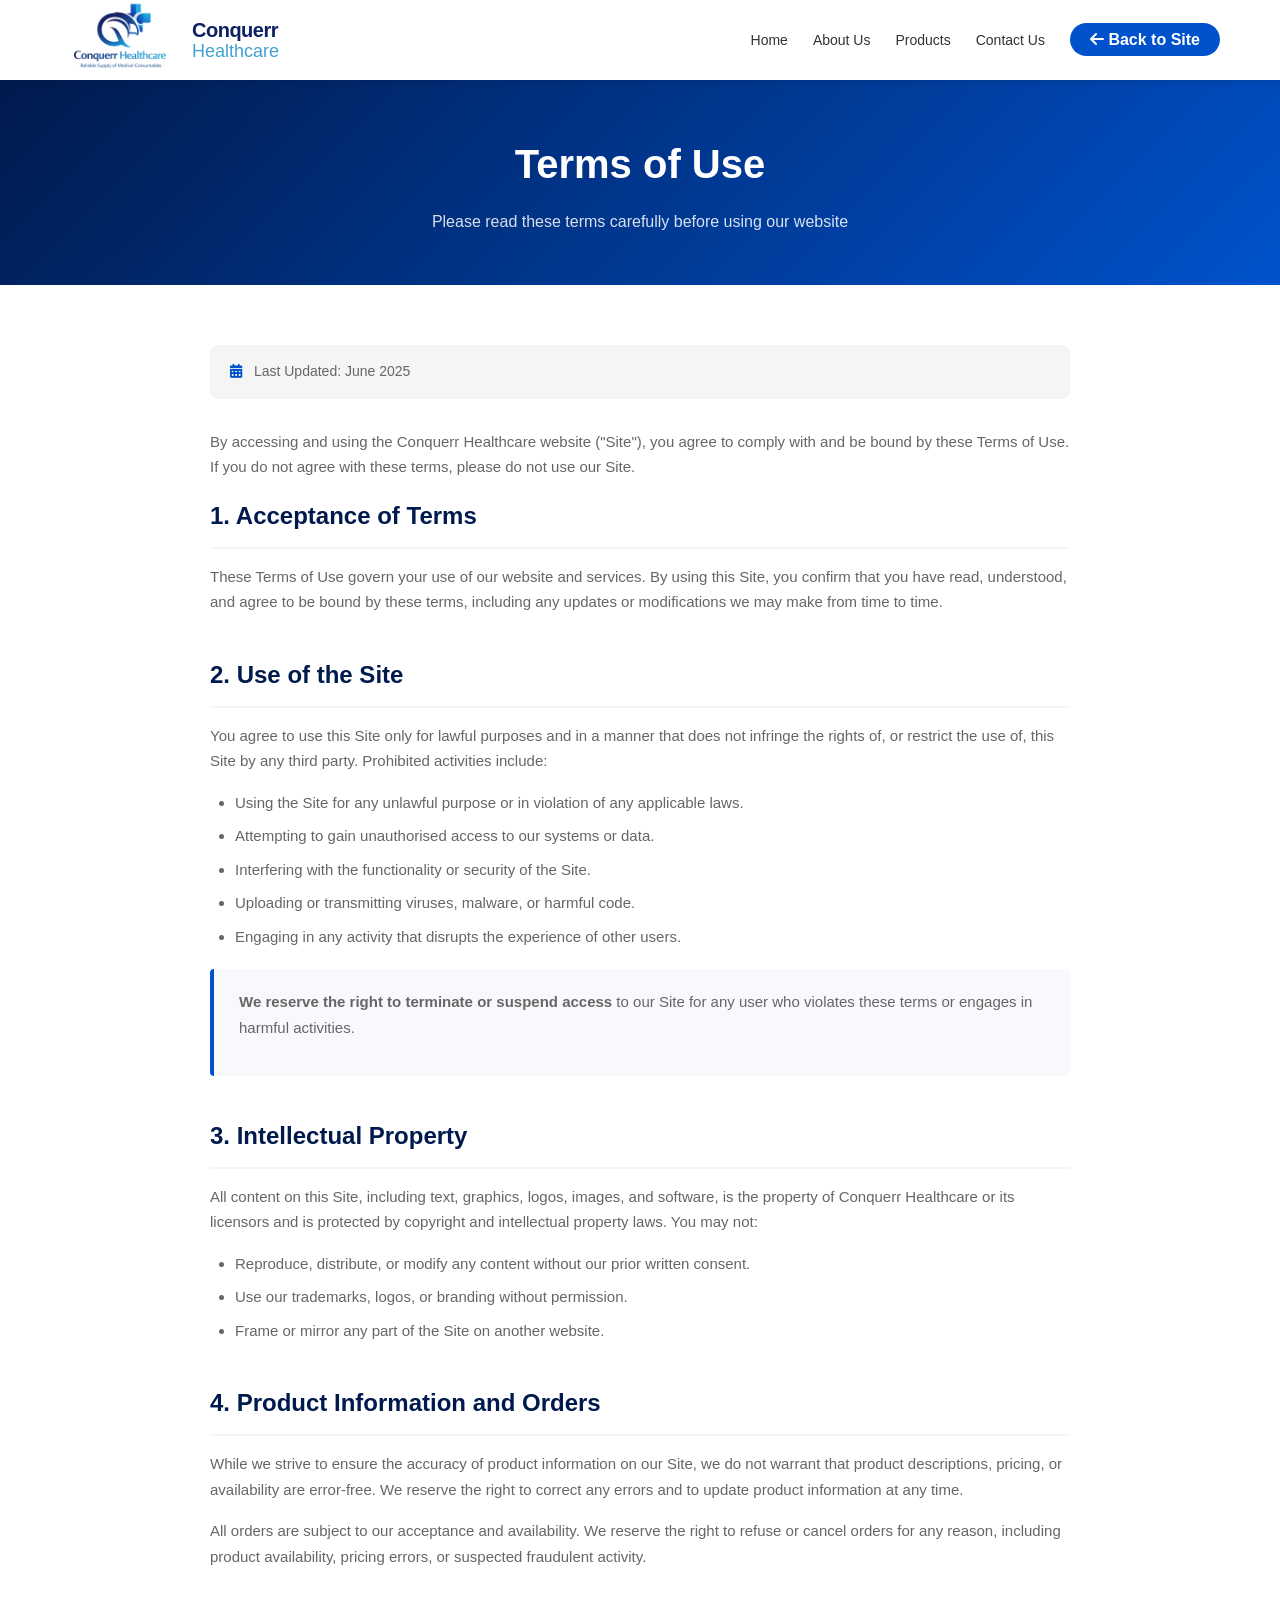
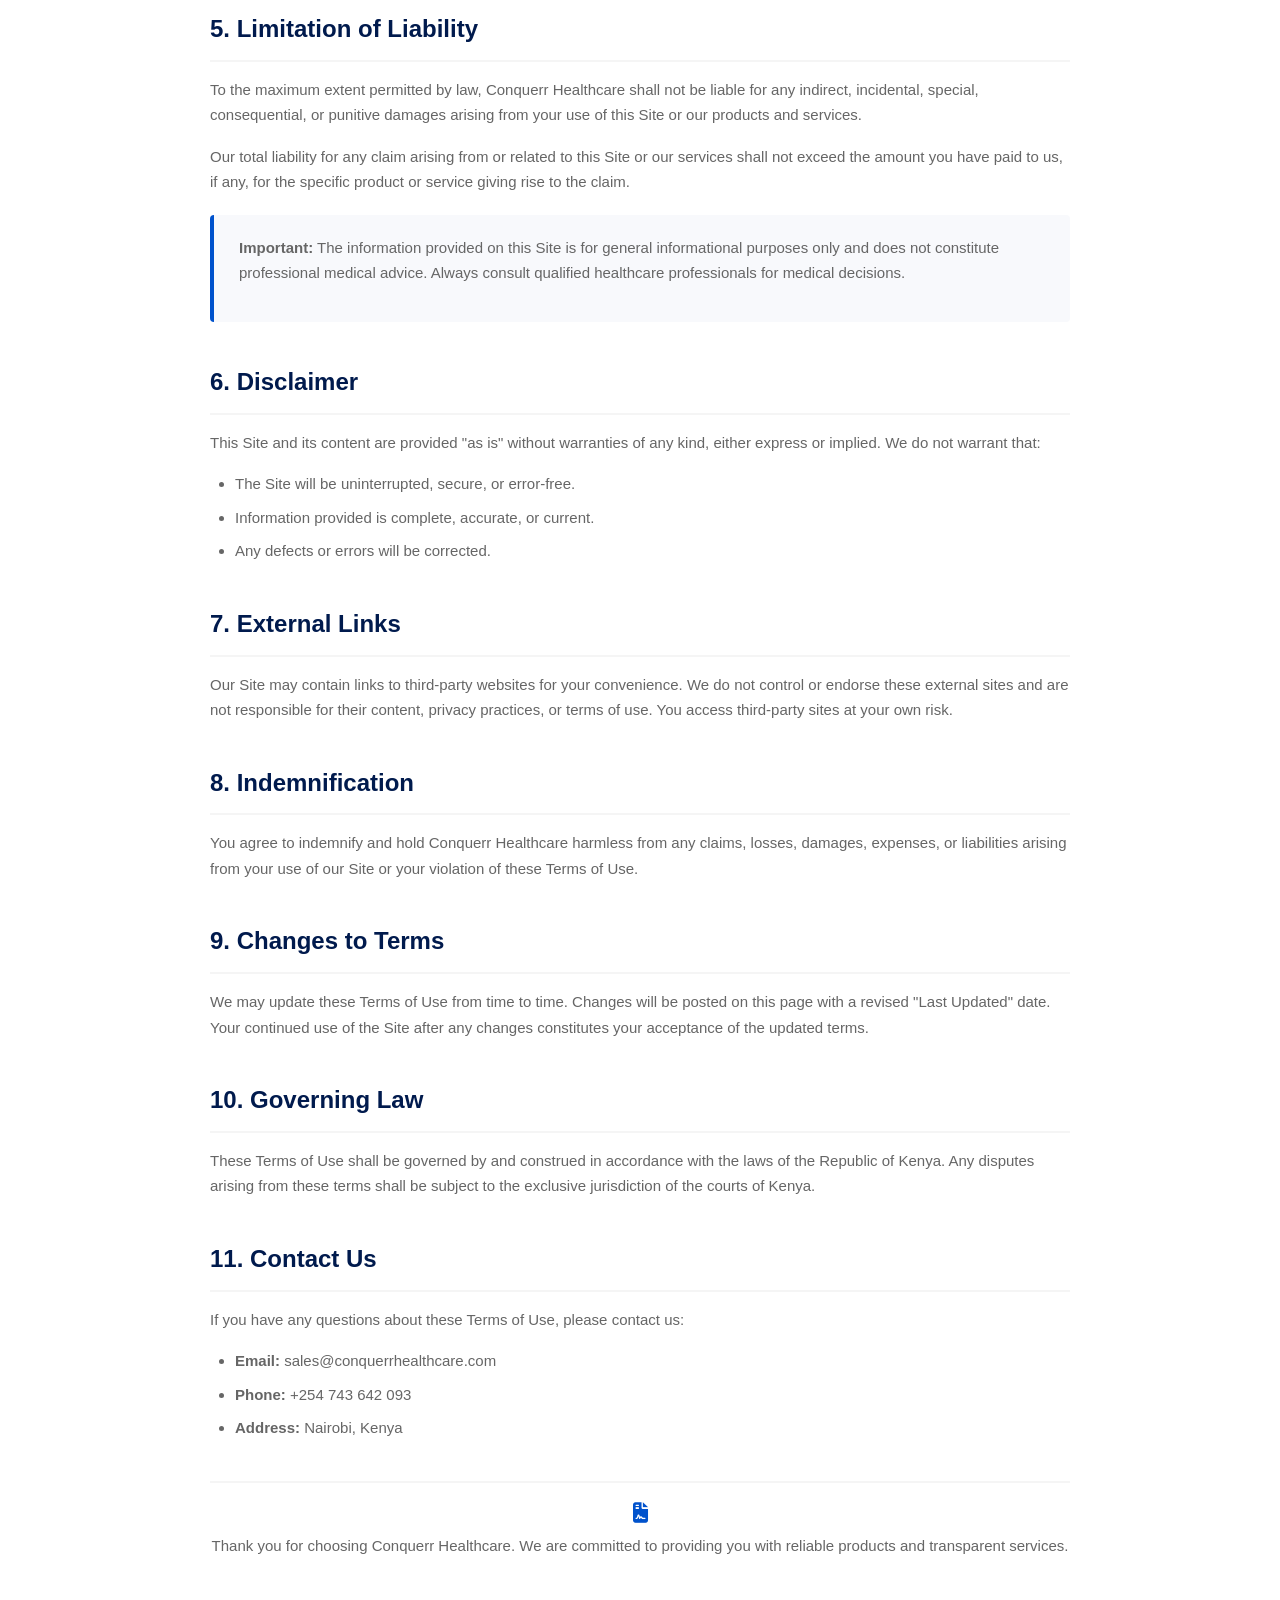
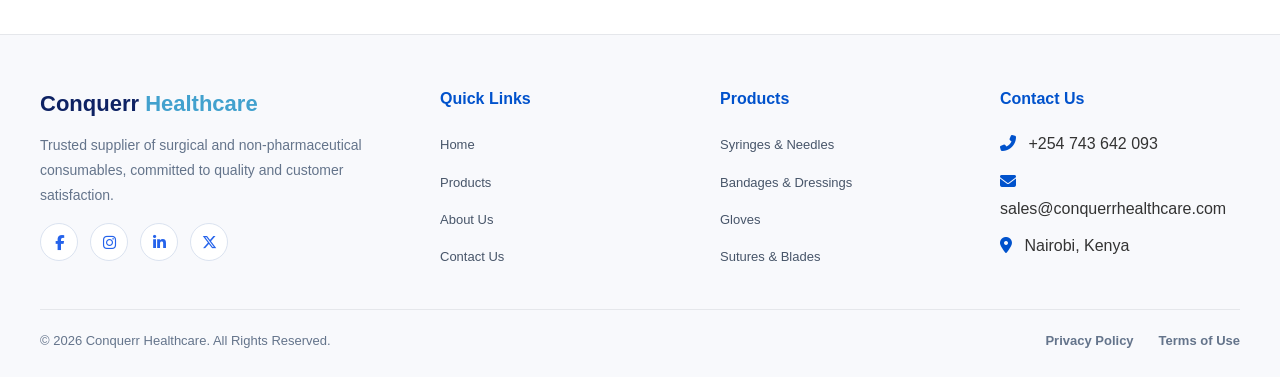
<file: terms.html>
<!DOCTYPE html>
<html lang="en">
<head>
    <meta charset="UTF-8" />
    <meta name="viewport" content="width=device-width, initial-scale=1.0" />
    <title>Terms of Use - Conquerr Healthcare</title>
    <link rel="stylesheet" href="https://cdnjs.cloudflare.com/ajax/libs/font-awesome/6.4.0/css/all.min.css" />
    <style>
        * { margin: 0; padding: 0; box-sizing: border-box; }

        :root {
            --primary-blue: #0052CC;
            --light-blue: #1E90FF;
            --dark-navy: #001a4d;
            --white: #ffffff;
            --light-gray: #f5f5f5;
            --text-dark: #333333;
            --text-light: #666666;
            --border-light: #e0e0e0;
        }

        body {
            font-family: 'Segoe UI', Tahoma, Geneva, Verdana, sans-serif;
            line-height: 1.7;
            color: var(--text-dark);
            background: #ffffff;
        }

        .container { max-width: 900px; margin: 0 auto; padding: 0 20px; }

        /* ── NAVBAR ── */
        .navbar {
            background: var(--white);
            box-shadow: 0 2px 8px rgba(0,0,0,0.1);
            position: sticky;
            top: 0;
            z-index: 1000;
        }

        .nav-container {
            max-width: 1200px;
            margin: 0 auto;
            padding: 0 20px;
            display: flex;
            justify-content: space-between;
            align-items: center;
            height: 80px;
        }

        .nav-logo {
            display: flex;
            align-items: center;
            gap: 12px;
            text-decoration: none;
            font-weight: bold;
            flex-shrink: 0;
        }

        .logo-img { height: 120px; width: auto; }

        .logo-text { display: flex; flex-direction: column; line-height: 1; }
        .main-text { font-size: 20px; font-weight: 700; color: #0e2263; letter-spacing: -0.5px; }
        .sub-text { font-size: 18px; font-weight: 500; color: #42A1CE; margin-top: 2px; }

        .nav-menu {
            display: flex;
            list-style: none;
            align-items: center;
            gap: 25px;
        }

        .nav-link {
            color: var(--text-dark);
            text-decoration: none;
            font-size: 14px;
            font-weight: 500;
            transition: color 0.3s ease;
        }

        .nav-link:hover { color: var(--primary-blue); }

        .btn-back {
            background: var(--primary-blue);
            color: var(--white) !important;
            padding: 8px 20px;
            border-radius: 20px;
            font-weight: 600;
            transition: all 0.3s ease;
            text-decoration: none;
        }

        .btn-back:hover { background: var(--dark-navy); transform: translateY(-2px); }

        .hamburger { display: none; flex-direction: column; cursor: pointer; gap: 6px; }
        .hamburger span { width: 25px; height: 3px; background: var(--primary-blue); border-radius: 3px; }

        /* ── PAGE HEADER ── */
        .page-header {
            background: linear-gradient(135deg, var(--dark-navy) 0%, var(--primary-blue) 100%);
            padding: 50px 20px;
            text-align: center;
            color: white;
        }

        .page-header h1 {
            font-size: 40px;
            font-weight: 800;
            margin-bottom: 10px;
        }

        .page-header p {
            font-size: 16px;
            opacity: 0.85;
        }

        /* ── CONTENT ── */
        .content-section {
            padding: 60px 20px;
        }

        .content-section h2 {
            font-size: 24px;
            font-weight: 700;
            color: var(--dark-navy);
            margin: 40px 0 15px;
            padding-bottom: 10px;
            border-bottom: 2px solid var(--light-gray);
        }

        .content-section h2:first-of-type { margin-top: 0; }

        .content-section p {
            font-size: 15px;
            color: var(--text-light);
            margin-bottom: 16px;
        }

        .content-section ul {
            margin: 10px 0 20px 25px;
            color: var(--text-light);
            font-size: 15px;
        }

        .content-section ul li { margin-bottom: 8px; }

        .last-updated {
            background: var(--light-gray);
            padding: 15px 20px;
            border-radius: 8px;
            font-size: 14px;
            color: var(--text-light);
            margin-bottom: 30px;
        }

        .content-section .highlight-box {
            background: #f8f9fc;
            border-left: 4px solid var(--primary-blue);
            padding: 20px 25px;
            border-radius: 4px;
            margin: 20px 0;
        }

        /* ── FOOTER ── */
        .footer {
            background: #f8f9fc;
            padding: 50px 20px 25px;
            border-top: 1px solid #e5e7eb;
        }

        .footer-content {
            max-width: 1200px;
            margin: 0 auto;
            display: grid;
            grid-template-columns: 1.5fr 1fr 1fr 1fr;
            gap: 40px;
            padding-bottom: 30px;
            border-bottom: 1px solid #e5e7eb;
        }

        .footer-section h4 {
            font-size: 16px;
            font-weight: 700;
            color: var(--primary-blue);
            margin-bottom: 18px;
        }

        .footer-section p {
            font-size: 14px;
            color: #64748b;
            line-height: 1.8;
        }

        .footer-section ul {
            list-style: none;
            padding: 0;
        }

        .footer-section ul li { margin-bottom: 10px; }

        .footer-section ul li a {
            text-decoration: none;
            color: #475569;
            font-size: 13px;
            transition: 0.3s;
        }

        .footer-section ul li a:hover { color: var(--primary-blue); }

        .footer-bottom {
            max-width: 1200px;
            margin: 0 auto;
            padding-top: 20px;
            display: flex;
            justify-content: space-between;
            align-items: center;
            font-size: 13px;
            color: #64748b;
        }

        .footer-links { display: flex; gap: 25px; }
        .footer-links a {
            text-decoration: none;
            color: #64748b;
            transition: 0.3s;
            font-weight: 600;
        }
        .footer-links a:hover { color: var(--primary-blue); }

        .social-links {
            display: flex;
            gap: 12px;
            margin-top: 15px;
        }

        .social-links a {
            width: 38px;
            height: 38px;
            border-radius: 50%;
            background: #ffffff;
            border: 1px solid #dbe3f0;
            display: flex;
            align-items: center;
            justify-content: center;
            color: #2563eb;
            font-size: 15px;
            transition: all 0.3s ease;
            text-decoration: none;
        }

        .social-links a:hover {
            background: #2563eb;
            color: #fff;
            transform: translateY(-3px);
        }

        /* ── RESPONSIVE ── */
        @media (max-width: 768px) {
            .nav-menu {
                display: none;
                position: absolute;
                top: 80px; left: 0;
                width: 100%;
                flex-direction: column;
                background: white;
                padding: 20px;
                box-shadow: 0 8px 16px rgba(0,0,0,0.1);
                gap: 0;
            }
            .nav-menu.active { display: flex; }
            .nav-menu li { width: 100%; text-align: center; }
            .nav-menu li a { display: block; padding: 12px; }
            .hamburger { display: flex; }
            .footer-content { grid-template-columns: 1fr; gap: 30px; }
            .footer-bottom { flex-direction: column; gap: 15px; text-align: center; }
            .page-header h1 { font-size: 28px; }
            .content-section h2 { font-size: 20px; }
        }

        @media (max-width: 480px) {
            .page-header { padding: 30px 20px; }
            .page-header h1 { font-size: 22px; }
            .content-section { padding: 30px 20px; }
            .content-section h2 { font-size: 18px; }
        }
    </style>
</head>
<body>

    <!-- NAVBAR -->
    <nav class="navbar">
        <div class="nav-container">
            <a href="index.html" class="nav-logo">
                <img src="logo.png" alt="Conquerr Healthcare Logo" class="logo-img" onerror="this.style.display='none'">
                <div class="logo-text">
                    <span class="main-text">Conquerr</span>
                    <span class="sub-text">Healthcare</span>
                </div>
            </a>
            <div class="hamburger" id="hamburger">
                <span></span><span></span><span></span>
            </div>
            <ul class="nav-menu" id="navMenu">
                <li><a href="index.html" class="nav-link">Home</a></li>
                <li><a href="index.html#about" class="nav-link">About Us</a></li>
                <li><a href="products.html" class="nav-link">Products</a></li>
                <li><a href="index.html#contact" class="nav-link">Contact Us</a></li>
                <li><a href="index.html" class="btn-back"><i class="fas fa-arrow-left"></i> Back to Site</a></li>
            </ul>
        </div>
    </nav>

    <!-- PAGE HEADER -->
    <div class="page-header">
        <div class="container">
            <h1>Terms of Use</h1>
            <p>Please read these terms carefully before using our website</p>
        </div>
    </div>

    <!-- CONTENT -->
    <section class="content-section">
        <div class="container">

            <div class="last-updated">
                <i class="fas fa-calendar-alt" style="margin-right:8px;color:var(--primary-blue);"></i>
                Last Updated: June 2025
            </div>

            <p>By accessing and using the Conquerr Healthcare website ("Site"), you agree to comply with and be bound by these Terms of Use. If you do not agree with these terms, please do not use our Site.</p>

            <h2>1. Acceptance of Terms</h2>
            <p>These Terms of Use govern your use of our website and services. By using this Site, you confirm that you have read, understood, and agree to be bound by these terms, including any updates or modifications we may make from time to time.</p>

            <h2>2. Use of the Site</h2>
            <p>You agree to use this Site only for lawful purposes and in a manner that does not infringe the rights of, or restrict the use of, this Site by any third party. Prohibited activities include:</p>
            <ul>
                <li>Using the Site for any unlawful purpose or in violation of any applicable laws.</li>
                <li>Attempting to gain unauthorised access to our systems or data.</li>
                <li>Interfering with the functionality or security of the Site.</li>
                <li>Uploading or transmitting viruses, malware, or harmful code.</li>
                <li>Engaging in any activity that disrupts the experience of other users.</li>
            </ul>

            <div class="highlight-box">
                <p><strong>We reserve the right to terminate or suspend access</strong> to our Site for any user who violates these terms or engages in harmful activities.</p>
            </div>

            <h2>3. Intellectual Property</h2>
            <p>All content on this Site, including text, graphics, logos, images, and software, is the property of Conquerr Healthcare or its licensors and is protected by copyright and intellectual property laws. You may not:</p>
            <ul>
                <li>Reproduce, distribute, or modify any content without our prior written consent.</li>
                <li>Use our trademarks, logos, or branding without permission.</li>
                <li>Frame or mirror any part of the Site on another website.</li>
            </ul>

            <h2>4. Product Information and Orders</h2>
            <p>While we strive to ensure the accuracy of product information on our Site, we do not warrant that product descriptions, pricing, or availability are error-free. We reserve the right to correct any errors and to update product information at any time.</p>
            <p>All orders are subject to our acceptance and availability. We reserve the right to refuse or cancel orders for any reason, including product availability, pricing errors, or suspected fraudulent activity.</p>

            <h2>5. Limitation of Liability</h2>
            <p>To the maximum extent permitted by law, Conquerr Healthcare shall not be liable for any indirect, incidental, special, consequential, or punitive damages arising from your use of this Site or our products and services.</p>
            <p>Our total liability for any claim arising from or related to this Site or our services shall not exceed the amount you have paid to us, if any, for the specific product or service giving rise to the claim.</p>

            <div class="highlight-box">
                <p><strong>Important:</strong> The information provided on this Site is for general informational purposes only and does not constitute professional medical advice. Always consult qualified healthcare professionals for medical decisions.</p>
            </div>

            <h2>6. Disclaimer</h2>
            <p>This Site and its content are provided "as is" without warranties of any kind, either express or implied. We do not warrant that:</p>
            <ul>
                <li>The Site will be uninterrupted, secure, or error-free.</li>
                <li>Information provided is complete, accurate, or current.</li>
                <li>Any defects or errors will be corrected.</li>
            </ul>

            <h2>7. External Links</h2>
            <p>Our Site may contain links to third-party websites for your convenience. We do not control or endorse these external sites and are not responsible for their content, privacy practices, or terms of use. You access third-party sites at your own risk.</p>

            <h2>8. Indemnification</h2>
            <p>You agree to indemnify and hold Conquerr Healthcare harmless from any claims, losses, damages, expenses, or liabilities arising from your use of our Site or your violation of these Terms of Use.</p>

            <h2>9. Changes to Terms</h2>
            <p>We may update these Terms of Use from time to time. Changes will be posted on this page with a revised "Last Updated" date. Your continued use of the Site after any changes constitutes your acceptance of the updated terms.</p>

            <h2>10. Governing Law</h2>
            <p>These Terms of Use shall be governed by and construed in accordance with the laws of the Republic of Kenya. Any disputes arising from these terms shall be subject to the exclusive jurisdiction of the courts of Kenya.</p>

            <h2>11. Contact Us</h2>
            <p>If you have any questions about these Terms of Use, please contact us:</p>
            <ul>
                <li><strong>Email:</strong> sales@conquerrhealthcare.com</li>
                <li><strong>Phone:</strong> +254 743 642 093</li>
                <li><strong>Address:</strong> Nairobi, Kenya</li>
            </ul>

            <div style="margin-top:40px;padding-top:20px;border-top:2px solid var(--light-gray);text-align:center;font-size:14px;color:var(--text-light);">
                <i class="fas fa-file-contract" style="color:var(--primary-blue);font-size:20px;display:block;margin-bottom:10px;"></i>
                <p>Thank you for choosing Conquerr Healthcare. We are committed to providing you with reliable products and transparent services.</p>
            </div>

        </div>
    </section>

    <!-- FOOTER -->
    <footer class="footer">
        <div class="footer-content">
            <div class="footer-section">
                <div style="font-size:22px;font-weight:800;color:#0e2263;margin-bottom:10px;">Conquerr <span style="color:#42A1CE;">Healthcare</span></div>
                <p>Trusted supplier of surgical and non-pharmaceutical consumables, committed to quality and customer satisfaction.</p>
                <div class="social-links">
                    <a href="#"><i class="fab fa-facebook-f"></i></a>
                    <a href="#"><i class="fab fa-instagram"></i></a>
                    <a href="#"><i class="fab fa-linkedin-in"></i></a>
                    <a href="#"><i class="fab fa-x-twitter"></i></a>
                </div>
            </div>
            <div class="footer-section">
                <h4>Quick Links</h4>
                <ul>
                    <li><a href="index.html">Home</a></li>
                    <li><a href="products.html">Products</a></li>
                    <li><a href="index.html#about">About Us</a></li>
                    <li><a href="index.html#contact">Contact Us</a></li>
                </ul>
            </div>
            <div class="footer-section">
                <h4>Products</h4>
                <ul>
                    <li><a href="products.html?category=Syringes%20%26%20Needles">Syringes & Needles</a></li>
                    <li><a href="products.html?category=Bandages%20%26%20Dressings">Bandages & Dressings</a></li>
                    <li><a href="products.html?category=Gloves">Gloves</a></li>
                    <li><a href="products.html?category=Sutures%20%26%20Blades">Sutures & Blades</a></li>
                </ul>
            </div>
            <div class="footer-section">
                <h4>Contact Us</h4>
                <ul>
                    <li><i class="fas fa-phone-alt" style="color:var(--primary-blue);margin-right:8px;"></i> +254 743 642 093</li>
                    <li><i class="fas fa-envelope" style="color:var(--primary-blue);margin-right:8px;"></i> sales@conquerrhealthcare.com</li>
                    <li><i class="fas fa-location-dot" style="color:var(--primary-blue);margin-right:8px;"></i> Nairobi, Kenya</li>
                </ul>
            </div>
        </div>
        <div class="footer-bottom">
            <p>© 2026 Conquerr Healthcare. All Rights Reserved.</p>
            <div class="footer-links">
                <a href="privacy.html">Privacy Policy</a>
                <a href="terms.html">Terms of Use</a>
            </div>
        </div>
    </footer>

    <script>
        // Hamburger menu toggle
        document.getElementById('hamburger').addEventListener('click', function() {
            document.getElementById('navMenu').classList.toggle('active');
        });
    </script>

</body>
</html>
</file>
